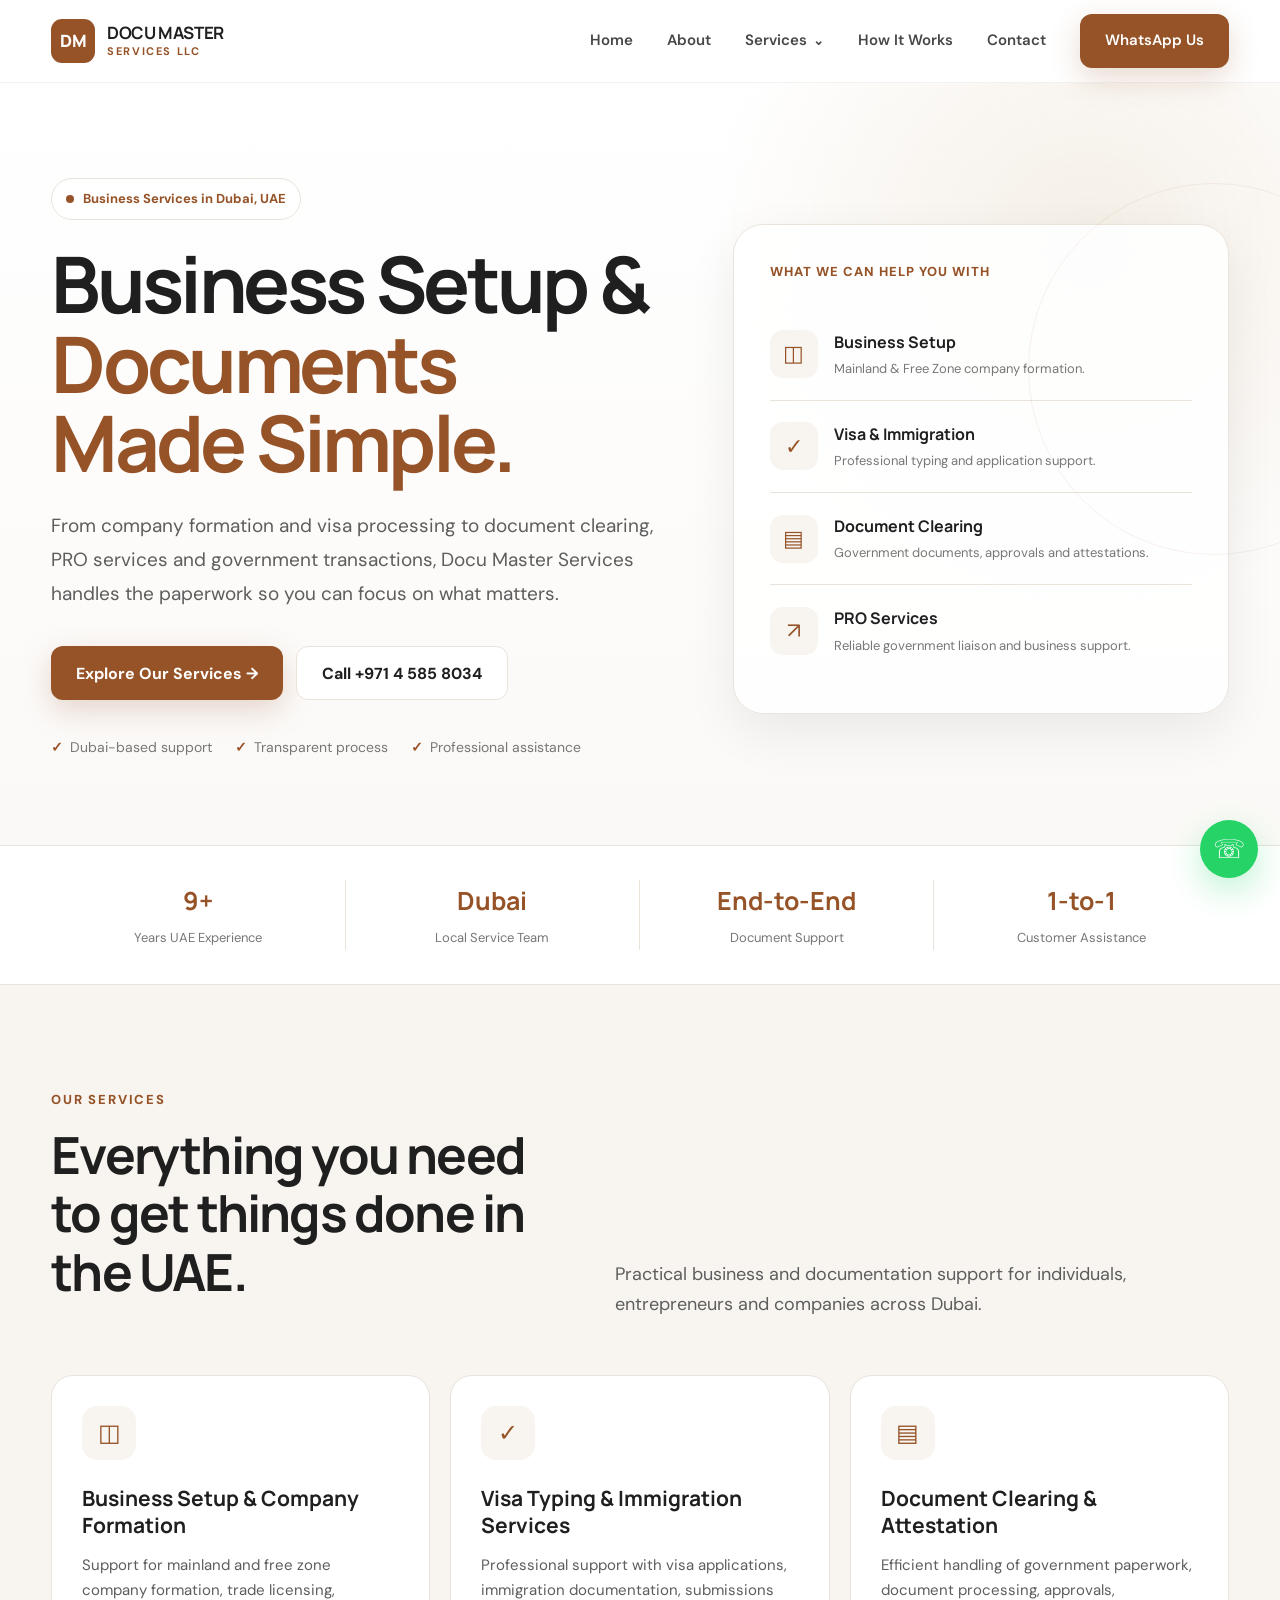
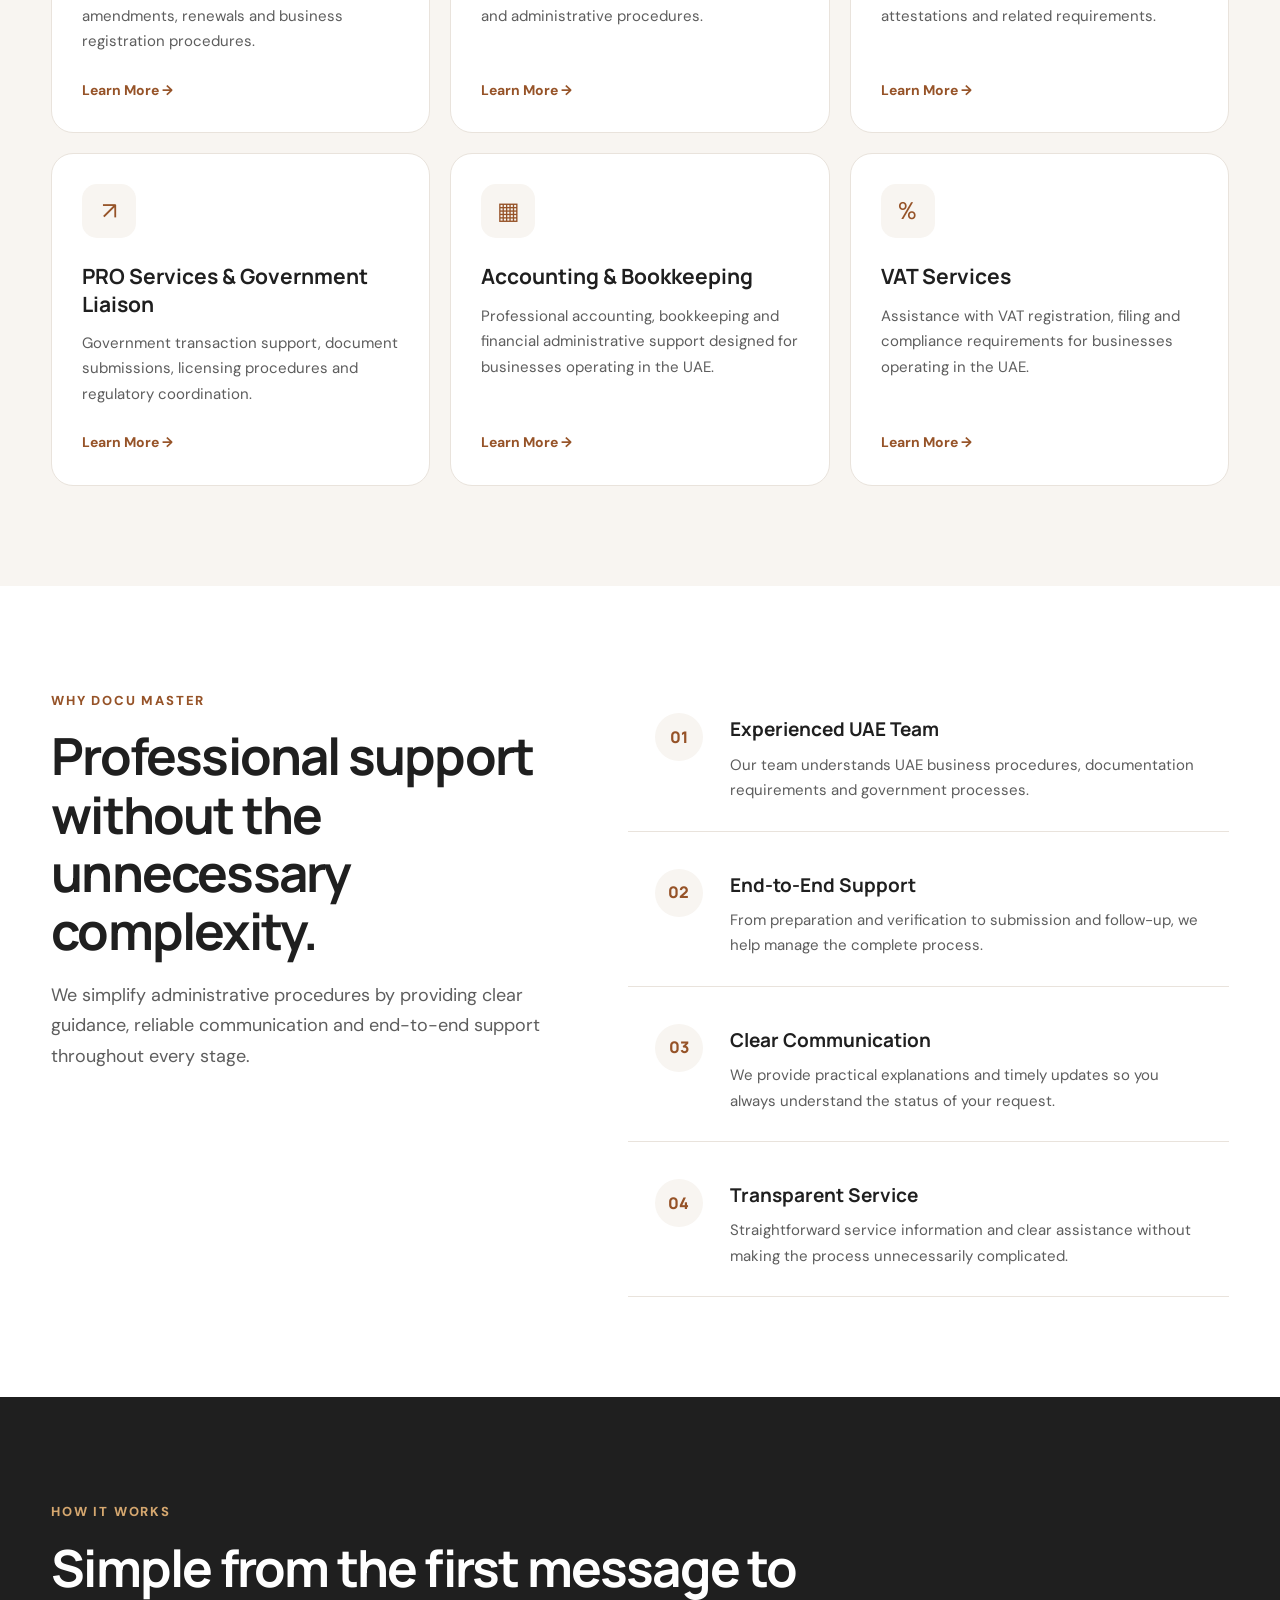
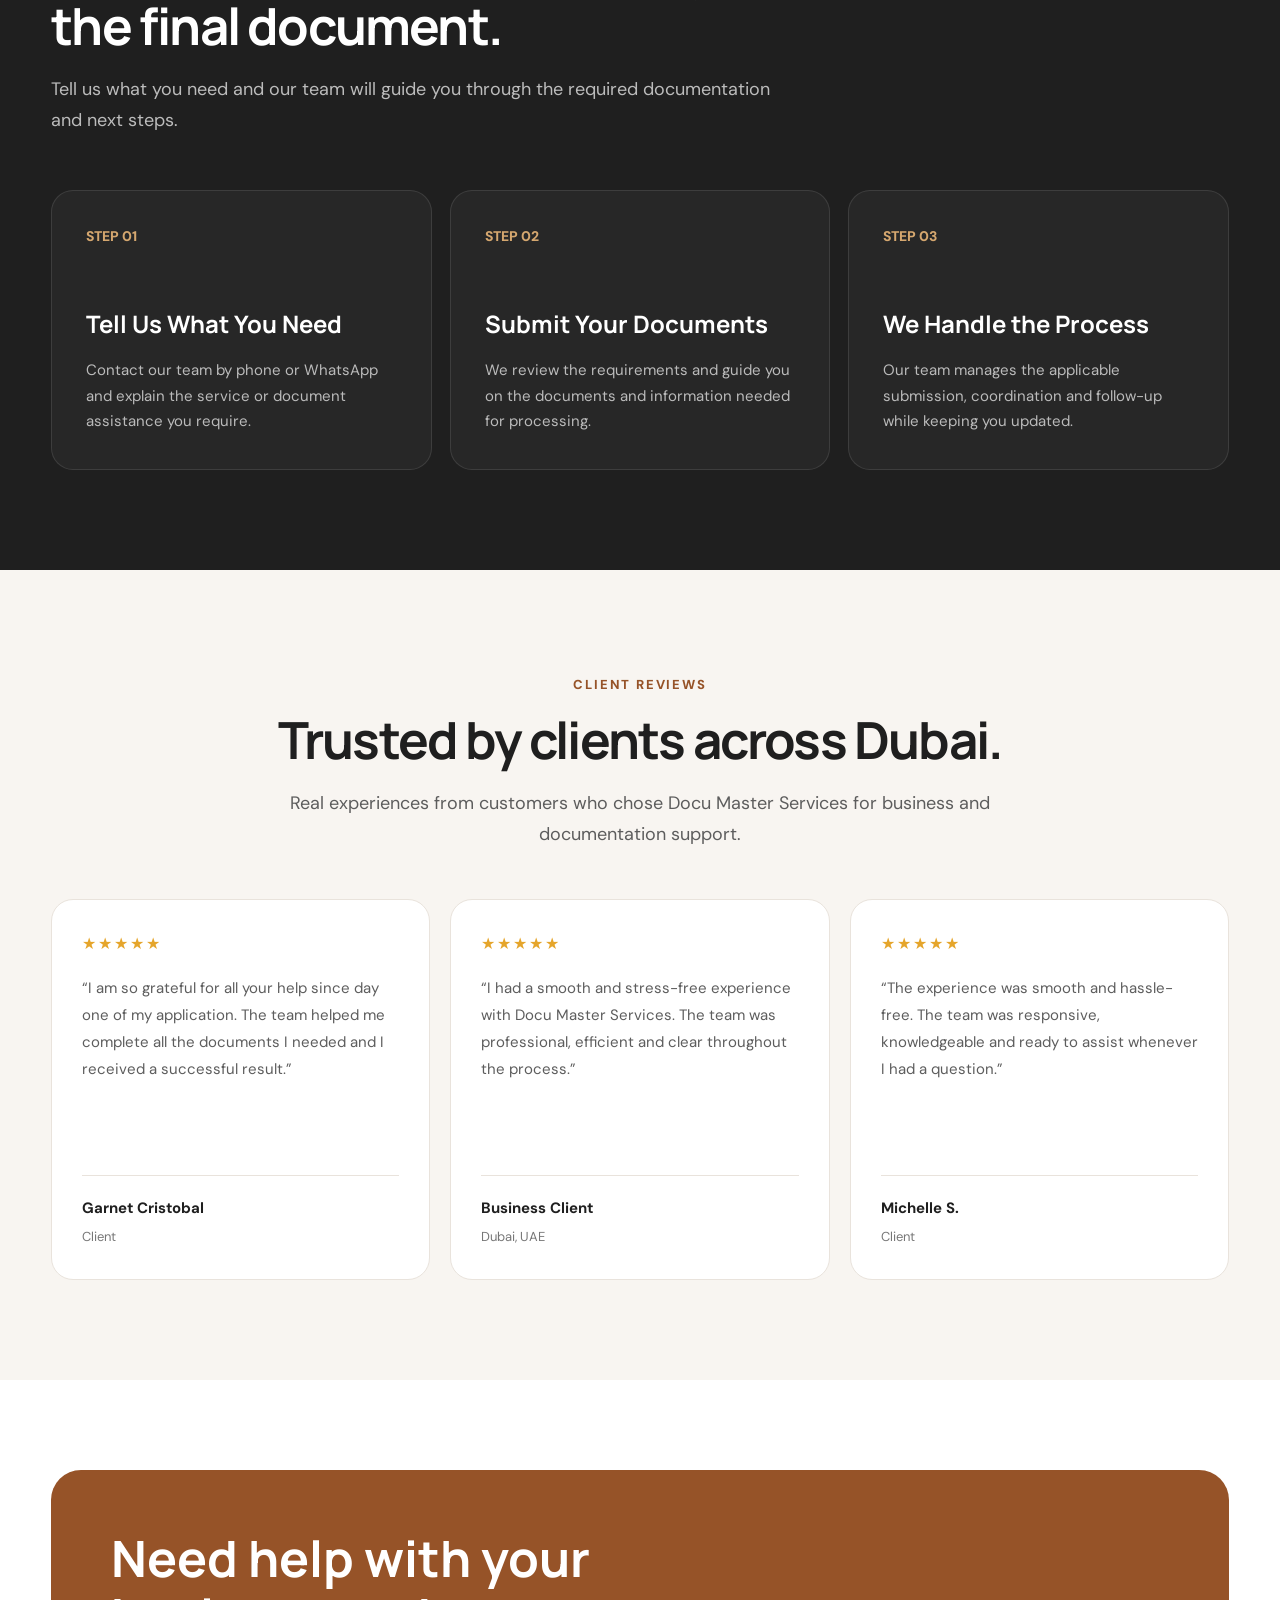
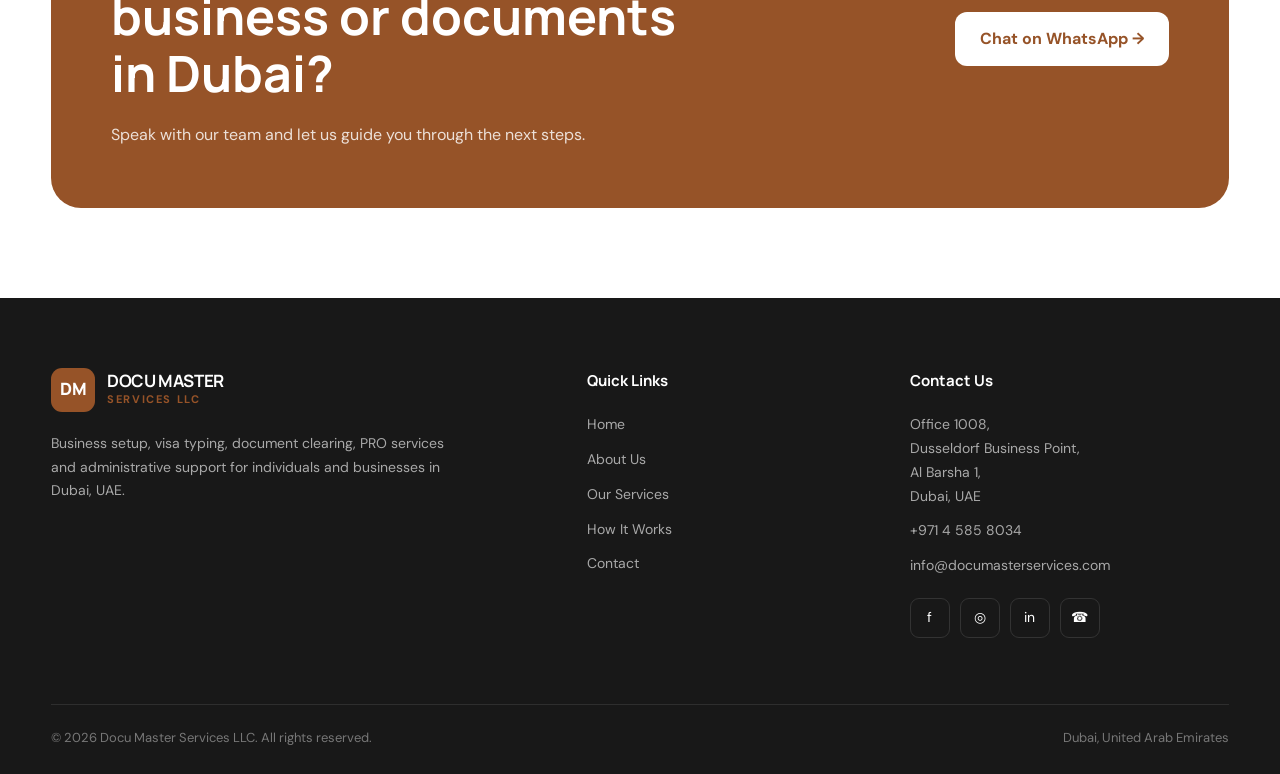
<file: index.html>
<!DOCTYPE html>
<html lang="en">

<head>
  <meta charset="UTF-8">

  <meta
    name="viewport"
    content="width=device-width, initial-scale=1.0"
  >

  <!-- =====================================
       PRIMARY SEO
  ====================================== -->

  <title>Document Clearing & Business Setup Services in Dubai | Docu Master</title>

  <meta
    name="description"
    content="Docu Master Services provides document clearing, business setup, visa processing, PRO services, accounting and government support in Dubai, UAE."
  >

  <meta
    name="robots"
    content="index, follow"
  >

  <link
    rel="canonical"
    href="https://documasterservices.com/"
  >


  <!-- =====================================
       OPEN GRAPH / SOCIAL SHARING
  ====================================== -->

  <meta
    property="og:title"
    content="Document Clearing & Business Setup Services in Dubai | Docu Master"
  >

  <meta
    property="og:description"
    content="Professional business setup, document clearing, visa, PRO and administrative services in Dubai, UAE."
  >

  <meta
    property="og:url"
    content="https://documasterservices.com/"
  >

  <meta
    property="og:type"
    content="website"
  >

  <meta
    property="og:site_name"
    content="Docu Master Services"
  >


  <!-- =====================================
       TWITTER / SOCIAL
  ====================================== -->

  <meta
    name="twitter:card"
    content="summary_large_image"
  >


  <!-- =====================================
       GOOGLE FONTS
  ====================================== -->

  <link
    rel="preconnect"
    href="https://fonts.googleapis.com"
  >

  <link
    rel="preconnect"
    href="https://fonts.gstatic.com"
    crossorigin
  >

  <link
    href="https://fonts.googleapis.com/css2?family=DM+Sans:wght@400;500;600;700&family=Manrope:wght@500;600;700;800&display=swap"
    rel="stylesheet"
  >


  <!-- =====================================
       MAIN CSS
  ====================================== -->

  <link
    rel="stylesheet"
    href="style.css"
  >
<script type="application/ld+json">
{
  "@context": "https://schema.org",
  "@type": "ProfessionalService",
  "@id": "https://documasterservices.com/#business",
  "name": "Docu Master Services LLC",
  "url": "https://documasterservices.com/",
  "telephone": "+97145858034",
  "description": "Docu Master Services LLC provides business setup, document clearing, visa typing, PRO and government services, accounting and tax support in Dubai, UAE.",
  "areaServed": [
    {
      "@type": "City",
      "name": "Dubai"
    },
    {
      "@type": "Country",
      "name": "United Arab Emirates"
    }
  ],
  "hasOfferCatalog": {
    "@type": "OfferCatalog",
    "name": "Docu Master Services",
    "itemListElement": [
      {
        "@type": "Offer",
        "itemOffered": {
          "@type": "Service",
          "name": "Business Setup & Company Formation",
          "url": "https://documasterservices.com/business-setup.html"
        }
      },
      {
        "@type": "Offer",
        "itemOffered": {
          "@type": "Service",
          "name": "PRO & Government Services",
          "url": "https://documasterservices.com/pro-services.html"
        }
      },
      {
        "@type": "Offer",
        "itemOffered": {
          "@type": "Service",
          "name": "Accounting & Tax Services",
          "url": "https://documasterservices.com/accounting-tax.html"
        }
      }
    ]
  }
}
</script>
</head>


<body>


  <!-- =====================================
       HEADER
  ====================================== -->

  <header>

    <div class="container nav">


      <!-- Brand -->

      <a
        href="#home"
        class="brand"
      >

        <div class="brand-icon">
          DM
        </div>

        <div class="brand-text">

          <strong>
            DOCU MASTER
          </strong>

          <span>
            SERVICES LLC
          </span>

        </div>

      </a>


      <!-- Navigation -->

      <nav
        class="nav-links"
        id="navLinks"
      >

        <a href="#home">
          Home
        </a>

        <a href="#about">
          About
        </a>


        <!-- Services Dropdown -->

        <div class="nav-dropdown">

          <button
            class="nav-dropdown-btn"
            type="button"
          >
            Services
            <span>⌄</span>
          </button>

          <div class="nav-dropdown-menu">

            <a href="business-setup.html">
              Business Setup & Company Formation
            </a>

            <a href="pro-services.html">
              PRO & Government Services
            </a>

            <a href="accounting-tax.html">
              Accounting & Tax Services
            </a>

          </div>

        </div>


        <a href="#process">
          How It Works
        </a>

        <a href="#contact">
          Contact
        </a>

        <a
          href="https://wa.me/97145858034"
          target="_blank"
          rel="noopener noreferrer"
          class="btn btn-primary nav-cta"
        >
          WhatsApp Us
        </a>

      </nav>


      <!-- Mobile Menu -->

      <button
        class="menu-btn"
        id="menuBtn"
        type="button"
        aria-label="Open navigation menu"
      >
        ☰
      </button>

    </div>

  </header>



  <!-- =====================================
       MAIN
  ====================================== -->

  <main>


    <!-- =====================================
         HERO
    ====================================== -->

    <section
      class="hero"
      id="home"
    >

      <div class="container hero-grid">


        <!-- Hero Content -->

        <div>

          <div class="hero-badge">

            <span class="badge-dot"></span>

            Business Services in Dubai, UAE

          </div>


          <h1>

            Business Setup &

            <span>
              Documents Made Simple.
            </span>

          </h1>


          <p class="hero-text">

            From company formation and visa processing to
            document clearing, PRO services and government
            transactions, Docu Master Services handles the
            paperwork so you can focus on what matters.

          </p>


          <!-- Hero Buttons -->

          <div class="hero-actions">

            <a
              href="#services"
              class="btn btn-primary"
            >
              Explore Our Services →
            </a>

            <a
              href="tel:+97145858034"
              class="btn btn-outline"
            >
              Call +971 4 585 8034
            </a>

          </div>


          <!-- Hero Notes -->

          <div class="hero-note">

            <span>
              Dubai-based support
            </span>

            <span>
              Transparent process
            </span>

            <span>
              Professional assistance
            </span>

          </div>

        </div>



        <!-- Hero Quick Services -->

        <div class="hero-card">

          <div class="hero-card-small">
            What We Can Help You With
          </div>


          <div class="quick-service">

            <div class="quick-icon">
              ◫
            </div>

            <div>

              <h3>
                Business Setup
              </h3>

              <p>
                Mainland & Free Zone company formation.
              </p>

            </div>

          </div>


          <div class="quick-service">

            <div class="quick-icon">
              ✓
            </div>

            <div>

              <h3>
                Visa & Immigration
              </h3>

              <p>
                Professional typing and application support.
              </p>

            </div>

          </div>


          <div class="quick-service">

            <div class="quick-icon">
              ▤
            </div>

            <div>

              <h3>
                Document Clearing
              </h3>

              <p>
                Government documents, approvals and attestations.
              </p>

            </div>

          </div>


          <div class="quick-service">

            <div class="quick-icon">
              ↗
            </div>

            <div>

              <h3>
                PRO Services
              </h3>

              <p>
                Reliable government liaison and business support.
              </p>

            </div>

          </div>

        </div>

      </div>

    </section>



    <!-- =====================================
         TRUST BAR
    ====================================== -->

    <div class="trust-bar">

      <div class="container trust-grid">


        <div class="trust-item">

          <strong>
            9+
          </strong>

          <span>
            Years UAE Experience
          </span>

        </div>


        <div class="trust-item">

          <strong>
            Dubai
          </strong>

          <span>
            Local Service Team
          </span>

        </div>


        <div class="trust-item">

          <strong>
            End-to-End
          </strong>

          <span>
            Document Support
          </span>

        </div>


        <div class="trust-item">

          <strong>
            1-to-1
          </strong>

          <span>
            Customer Assistance
          </span>

        </div>


      </div>

    </div>



    <!-- =====================================
         SERVICES
    ====================================== -->

    <section id="services">

      <div class="container">


        <!-- Services Heading -->

        <div class="services-top">

          <div>

            <span class="eyebrow">
              Our Services
            </span>

            <h2 class="section-title">

              Everything you need to get things done in the UAE.

            </h2>

          </div>


          <p class="section-copy">

            Practical business and documentation support
            for individuals, entrepreneurs and companies
            across Dubai.

          </p>

        </div>



        <!-- Service Cards -->

        <div class="services-grid">


          <!-- Service 1 -->

          <article class="service-card">

            <div class="service-icon">
              ◫
            </div>

            <h3>
              Business Setup & Company Formation
            </h3>

            <p>

              Support for mainland and free zone company
              formation, trade licensing, amendments,
              renewals and business registration procedures.

            </p>

            <a
              href="business-setup.html"
              class="service-link"
            >
              Learn More →
            </a>

          </article>



          <!-- Service 2 -->

          <article class="service-card">

            <div class="service-icon">
              ✓
            </div>

            <h3>
              Visa Typing & Immigration Services
            </h3>

            <p>

              Professional support with visa applications,
              immigration documentation, submissions and
              administrative procedures.

            </p>

            <a
              href="pro-services.html"
              class="service-link"
            >
              Learn More →
            </a>

          </article>



          <!-- Service 3 -->

          <article class="service-card">

            <div class="service-icon">
              ▤
            </div>

            <h3>
              Document Clearing & Attestation
            </h3>

            <p>

              Efficient handling of government paperwork,
              document processing, approvals, attestations
              and related requirements.

            </p>

            <a
              href="pro-services.html"
              class="service-link"
            >
              Learn More →
            </a>

          </article>



          <!-- Service 4 -->

          <article class="service-card">

            <div class="service-icon">
              ↗
            </div>

            <h3>
              PRO Services & Government Liaison
            </h3>

            <p>

              Government transaction support, document
              submissions, licensing procedures and
              regulatory coordination.

            </p>

            <a
              href="pro-services.html"
              class="service-link"
            >
              Learn More →
            </a>

          </article>



          <!-- Service 5 -->

          <article class="service-card">

            <div class="service-icon">
              ▦
            </div>

            <h3>
              Accounting & Bookkeeping
            </h3>

            <p>

              Professional accounting, bookkeeping and
              financial administrative support designed
              for businesses operating in the UAE.

            </p>

            <a
              href="accounting-tax.html"
              class="service-link"
            >
              Learn More →
            </a>

          </article>



          <!-- Service 6 -->

          <article class="service-card">

            <div class="service-icon">
              %
            </div>

            <h3>
              VAT Services
            </h3>

            <p>

              Assistance with VAT registration, filing
              and compliance requirements for businesses
              operating in the UAE.

            </p>

            <a
              href="accounting-tax.html"
              class="service-link"
            >
              Learn More →
            </a>

          </article>


        </div>

      </div>

    </section>



    <!-- =====================================
         ABOUT / WHY CHOOSE US
    ====================================== -->

    <section id="about">

      <div class="container why-grid">


        <!-- Left -->

        <div class="why-left">

          <span class="eyebrow">
            Why Docu Master
          </span>

          <h2 class="section-title">

            Professional support without the unnecessary complexity.

          </h2>

          <p class="section-copy">

            We simplify administrative procedures by providing
            clear guidance, reliable communication and
            end-to-end support throughout every stage.

          </p>

        </div>



        <!-- Right -->

        <div class="why-list">


          <div class="why-card">

            <div class="why-number">
              01
            </div>

            <div>

              <h3>
                Experienced UAE Team
              </h3>

              <p>

                Our team understands UAE business procedures,
                documentation requirements and government
                processes.

              </p>

            </div>

          </div>



          <div class="why-card">

            <div class="why-number">
              02
            </div>

            <div>

              <h3>
                End-to-End Support
              </h3>

              <p>

                From preparation and verification to submission
                and follow-up, we help manage the complete process.

              </p>

            </div>

          </div>



          <div class="why-card">

            <div class="why-number">
              03
            </div>

            <div>

              <h3>
                Clear Communication
              </h3>

              <p>

                We provide practical explanations and timely
                updates so you always understand the status
                of your request.

              </p>

            </div>

          </div>



          <div class="why-card">

            <div class="why-number">
              04
            </div>

            <div>

              <h3>
                Transparent Service
              </h3>

              <p>

                Straightforward service information and
                clear assistance without making the process
                unnecessarily complicated.

              </p>

            </div>

          </div>


        </div>

      </div>

    </section>



    <!-- =====================================
         PROCESS
    ====================================== -->

    <section
      class="process"
      id="process"
    >

      <div class="container">


        <span class="eyebrow">
          How It Works
        </span>


        <h2 class="section-title">

          Simple from the first message to the final document.

        </h2>


        <p class="section-copy">

          Tell us what you need and our team will guide you
          through the required documentation and next steps.

        </p>



        <div class="process-grid">


          <!-- Step 1 -->

          <div class="process-card">

            <div class="process-step">
              STEP 01
            </div>

            <h3>
              Tell Us What You Need
            </h3>

            <p>

              Contact our team by phone or WhatsApp and
              explain the service or document assistance
              you require.

            </p>

          </div>



          <!-- Step 2 -->

          <div class="process-card">

            <div class="process-step">
              STEP 02
            </div>

            <h3>
              Submit Your Documents
            </h3>

            <p>

              We review the requirements and guide you on
              the documents and information needed for
              processing.

            </p>

          </div>



          <!-- Step 3 -->

          <div class="process-card">

            <div class="process-step">
              STEP 03
            </div>

            <h3>
              We Handle the Process
            </h3>

            <p>

              Our team manages the applicable submission,
              coordination and follow-up while keeping
              you updated.

            </p>

          </div>


        </div>

      </div>

    </section>



    <!-- =====================================
         REVIEWS
    ====================================== -->

    <section class="reviews">

      <div class="container">


        <div class="reviews-head">

          <span class="eyebrow">
            Client Reviews
          </span>

          <h2 class="section-title">

            Trusted by clients across Dubai.

          </h2>

          <p class="section-copy">

            Real experiences from customers who chose
            Docu Master Services for business and
            documentation support.

          </p>

        </div>



        <div class="reviews-grid">


          <!-- Review 1 -->

          <article class="review-card">

            <div class="stars">
              ★★★★★
            </div>

            <blockquote>

              “I am so grateful for all your help since day
              one of my application. The team helped me
              complete all the documents I needed and I
              received a successful result.”

            </blockquote>

            <div class="review-person">

              <strong>
                Garnet Cristobal
              </strong>

              <span>
                Client
              </span>

            </div>

          </article>



          <!-- Review 2 -->

          <article class="review-card">

            <div class="stars">
              ★★★★★
            </div>

            <blockquote>

              “I had a smooth and stress-free experience
              with Docu Master Services. The team was
              professional, efficient and clear throughout
              the process.”

            </blockquote>

            <div class="review-person">

              <strong>
                Business Client
              </strong>

              <span>
                Dubai, UAE
              </span>

            </div>

          </article>



          <!-- Review 3 -->

          <article class="review-card">

            <div class="stars">
              ★★★★★
            </div>

            <blockquote>

              “The experience was smooth and hassle-free.
              The team was responsive, knowledgeable and
              ready to assist whenever I had a question.”

            </blockquote>

            <div class="review-person">

              <strong>
                Michelle S.
              </strong>

              <span>
                Client
              </span>

            </div>

          </article>


        </div>

      </div>

    </section>



    <!-- =====================================
         CALL TO ACTION / CONTACT
    ====================================== -->

    <section
      class="cta-section"
      id="contact"
    >

      <div class="container">

        <div class="cta-box">


          <div>

            <h2>

              Need help with your business or documents in Dubai?

            </h2>

            <p>

              Speak with our team and let us guide you
              through the next steps.

            </p>

          </div>



          <div class="cta-actions">

            <a
              href="https://wa.me/97145858034"
              target="_blank"
              rel="noopener noreferrer"
              class="btn btn-white"
            >
              Chat on WhatsApp →
            </a>

          </div>


        </div>

      </div>

    </section>


  </main>



  <!-- =====================================
       FOOTER
  ====================================== -->

  <footer>

    <div class="container">


      <div class="footer-grid">


        <!-- Footer Brand -->

        <div>

          <a
            href="#home"
            class="brand"
          >

            <div class="brand-icon">
              DM
            </div>

            <div class="brand-text">

              <strong>
                DOCU MASTER
              </strong>

              <span>
                SERVICES LLC
              </span>

            </div>

          </a>


          <p class="footer-description">

            Business setup, visa typing, document clearing,
            PRO services and administrative support for
            individuals and businesses in Dubai, UAE.

          </p>

        </div>



        <!-- Quick Links -->

        <div class="footer-col">

          <h4>
            Quick Links
          </h4>

          <a href="#home">
            Home
          </a>

          <a href="#about">
            About Us
          </a>

          <a href="#services">
            Our Services
          </a>

          <a href="#process">
            How It Works
          </a>

          <a href="#contact">
            Contact
          </a>

        </div>



        <!-- Contact -->

        <div class="footer-col">

          <h4>
            Contact Us
          </h4>


          <p>

            Office 1008,<br>
            Dusseldorf Business Point,<br>
            Al Barsha 1,<br>
            Dubai, UAE

          </p>


          <a href="tel:+97145858034">
            +971 4 585 8034
          </a>


          <a href="mailto:info@documasterservices.com">
            info@documasterservices.com
          </a>



          <!-- Social Icons -->

          <div class="socials">

            <a
              href="#"
              aria-label="Facebook"
            >
              f
            </a>

            <a
              href="#"
              aria-label="Instagram"
            >
              ◎
            </a>

            <a
              href="#"
              aria-label="LinkedIn"
            >
              in
            </a>

            <a
              href="https://wa.me/97145858034"
              target="_blank"
              rel="noopener noreferrer"
              aria-label="WhatsApp"
            >
              ☎
            </a>

          </div>

        </div>


      </div>



      <!-- Footer Bottom -->

      <div class="footer-bottom">

        <div>

          ©
          <span id="year"></span>
          Docu Master Services LLC.
          All rights reserved.

        </div>

        <div>
          Dubai, United Arab Emirates
        </div>

      </div>


    </div>

  </footer>



  <!-- =====================================
       FLOATING WHATSAPP
  ====================================== -->

  <a
    href="https://wa.me/97145858034"
    target="_blank"
    rel="noopener noreferrer"
    class="whatsapp-float"
    aria-label="Chat with Docu Master Services on WhatsApp"
  >
    ☏
  </a>



  <!-- =====================================
       JAVASCRIPT
  ====================================== -->

  <script>

    /* Current Year */

    document.getElementById("year").textContent =
      new Date().getFullYear();


    /* Mobile Menu */

    const menuBtn =
      document.getElementById("menuBtn");

    const navLinks =
      document.getElementById("navLinks");


    menuBtn.addEventListener("click", function () {

      navLinks.classList.toggle("active");

    });


    /* Close mobile menu after clicking link */

    document
      .querySelectorAll(".nav-links a")
      .forEach(function (link) {

        link.addEventListener("click", function () {

          navLinks.classList.remove("active");

        });

      });

  </script>


</body>

</html>
</file>
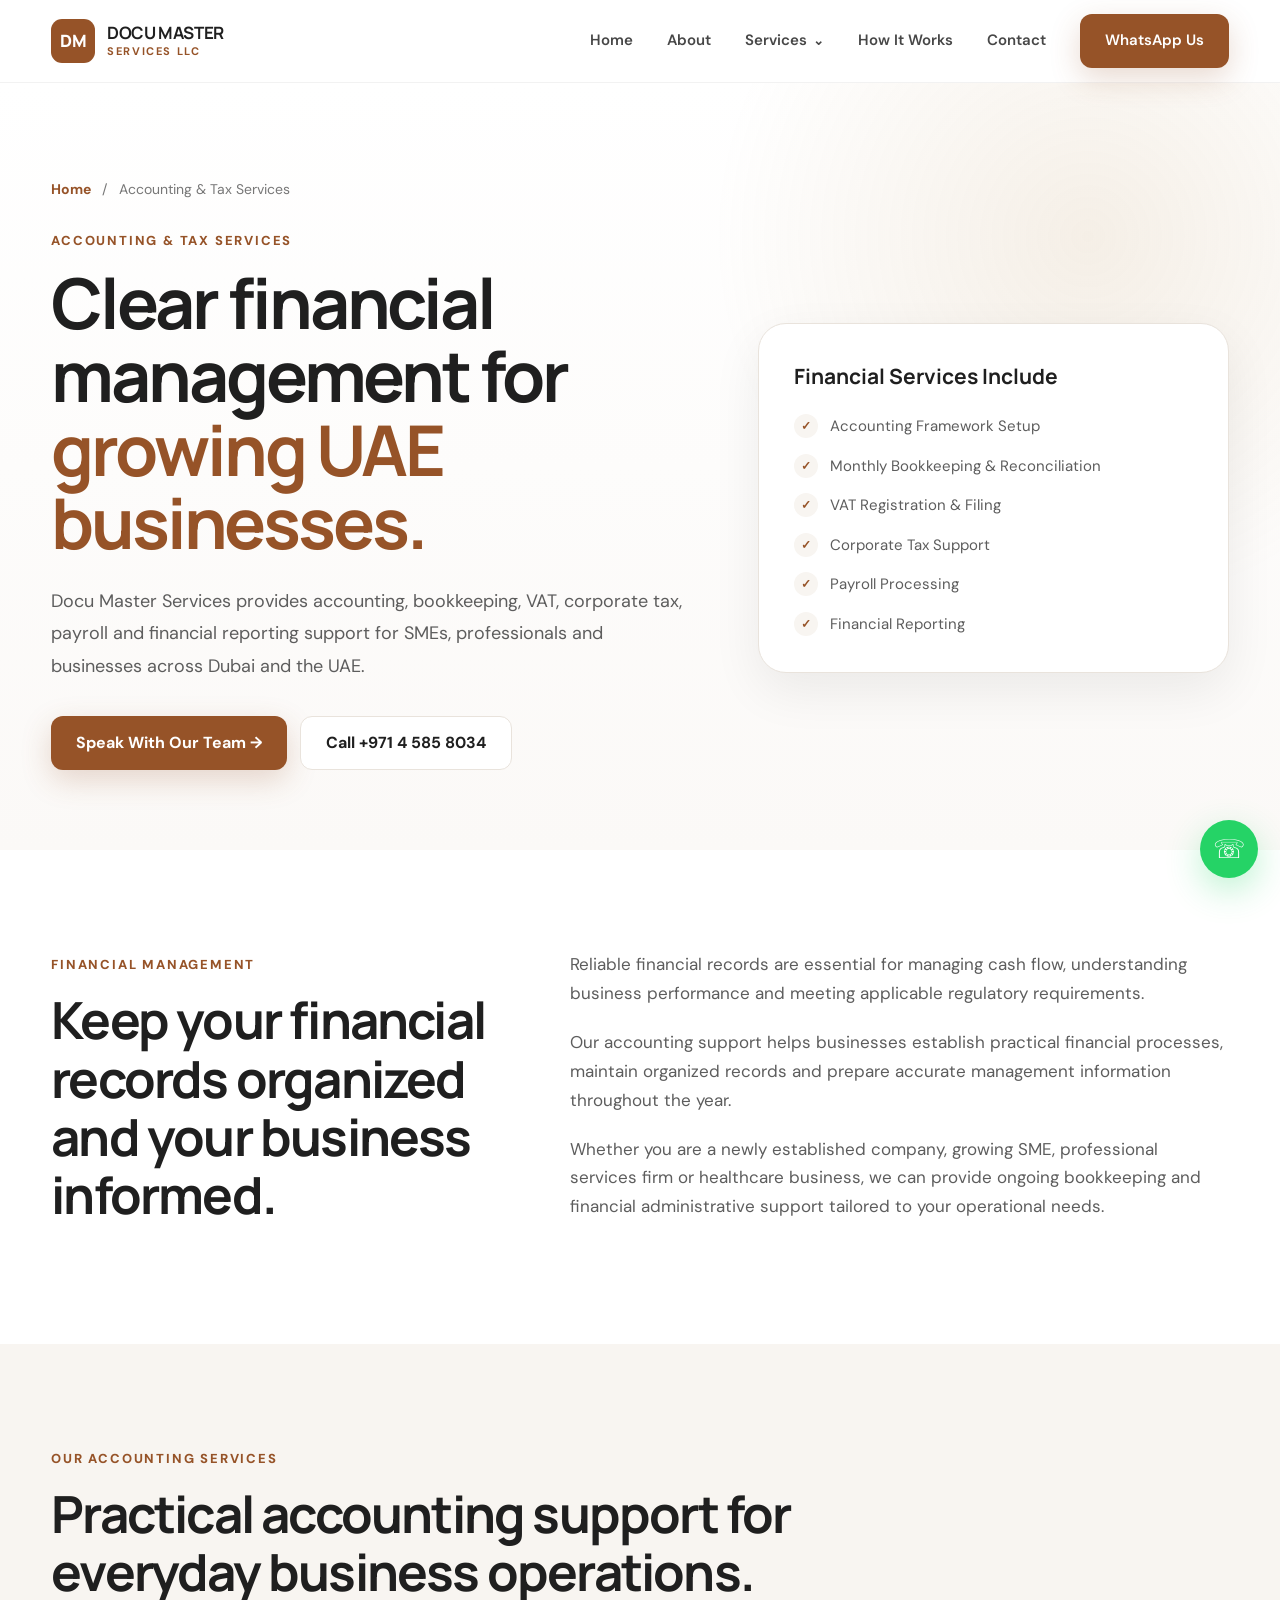
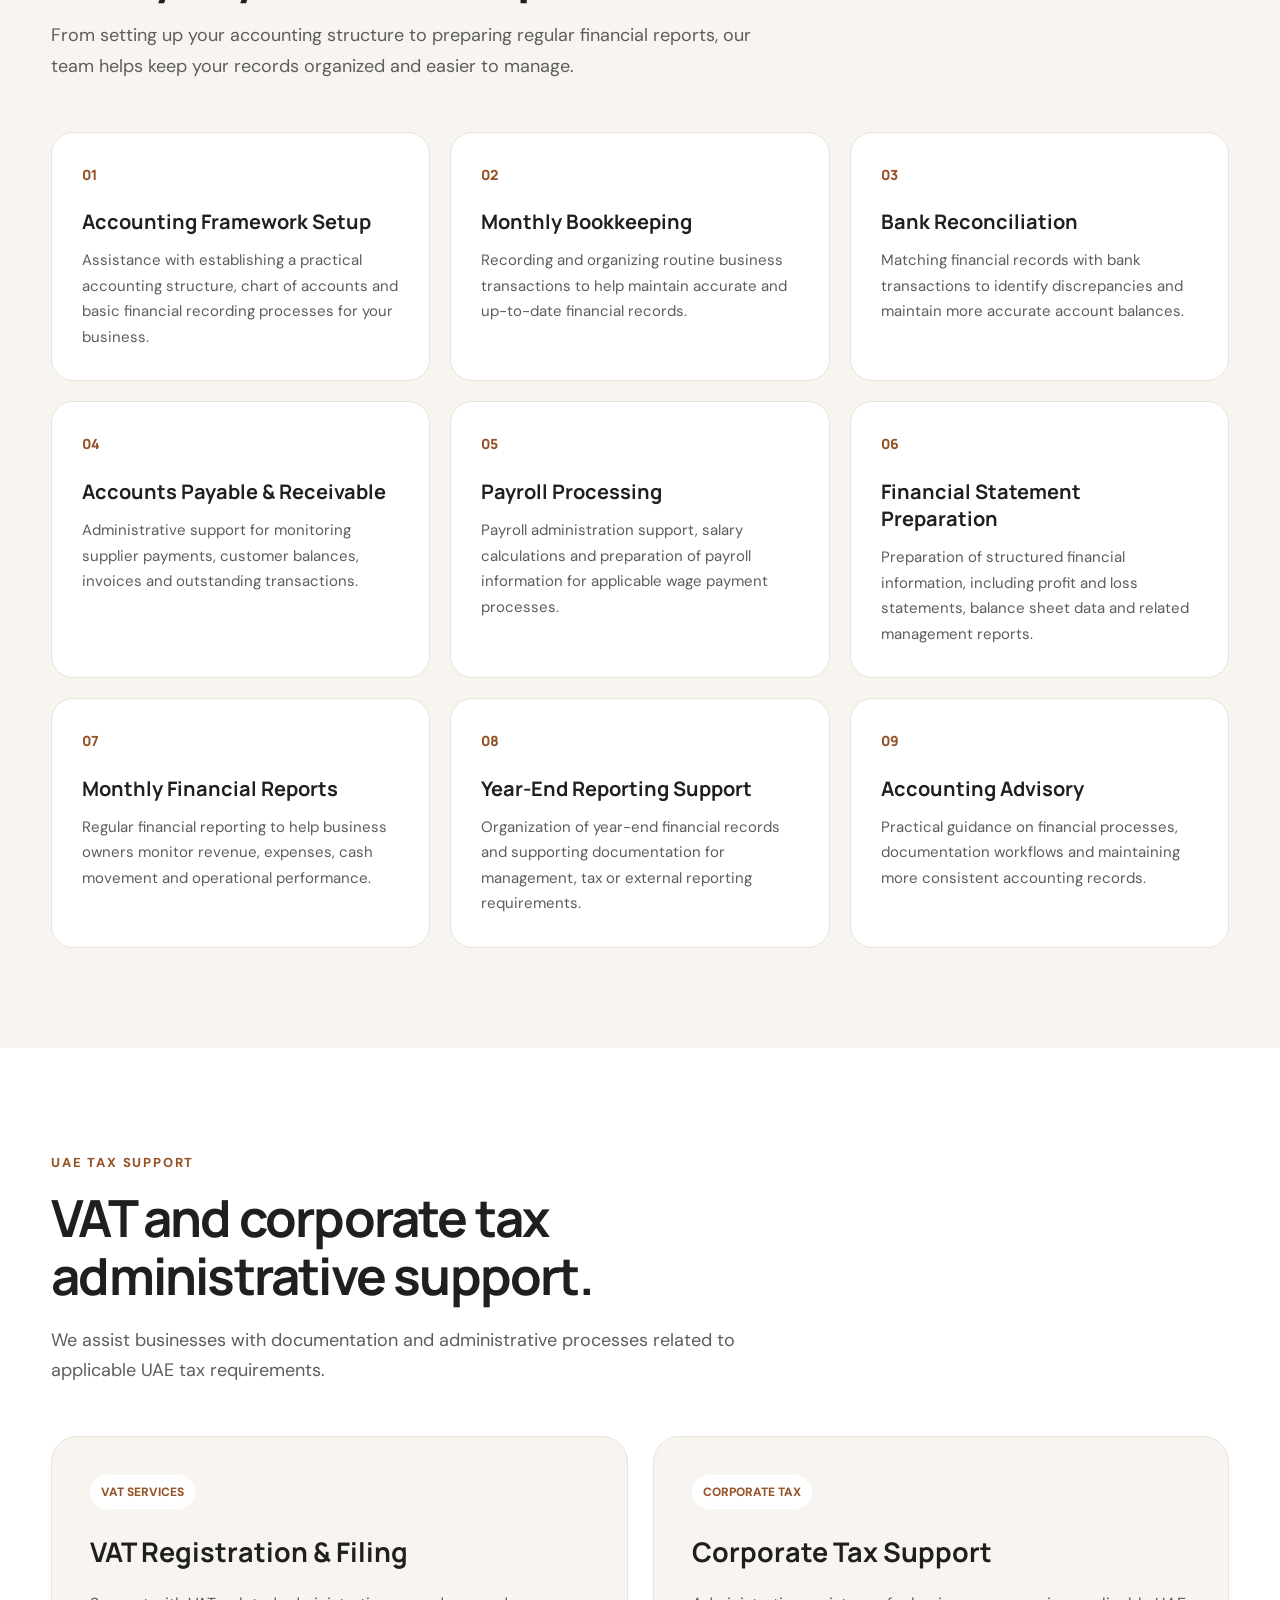
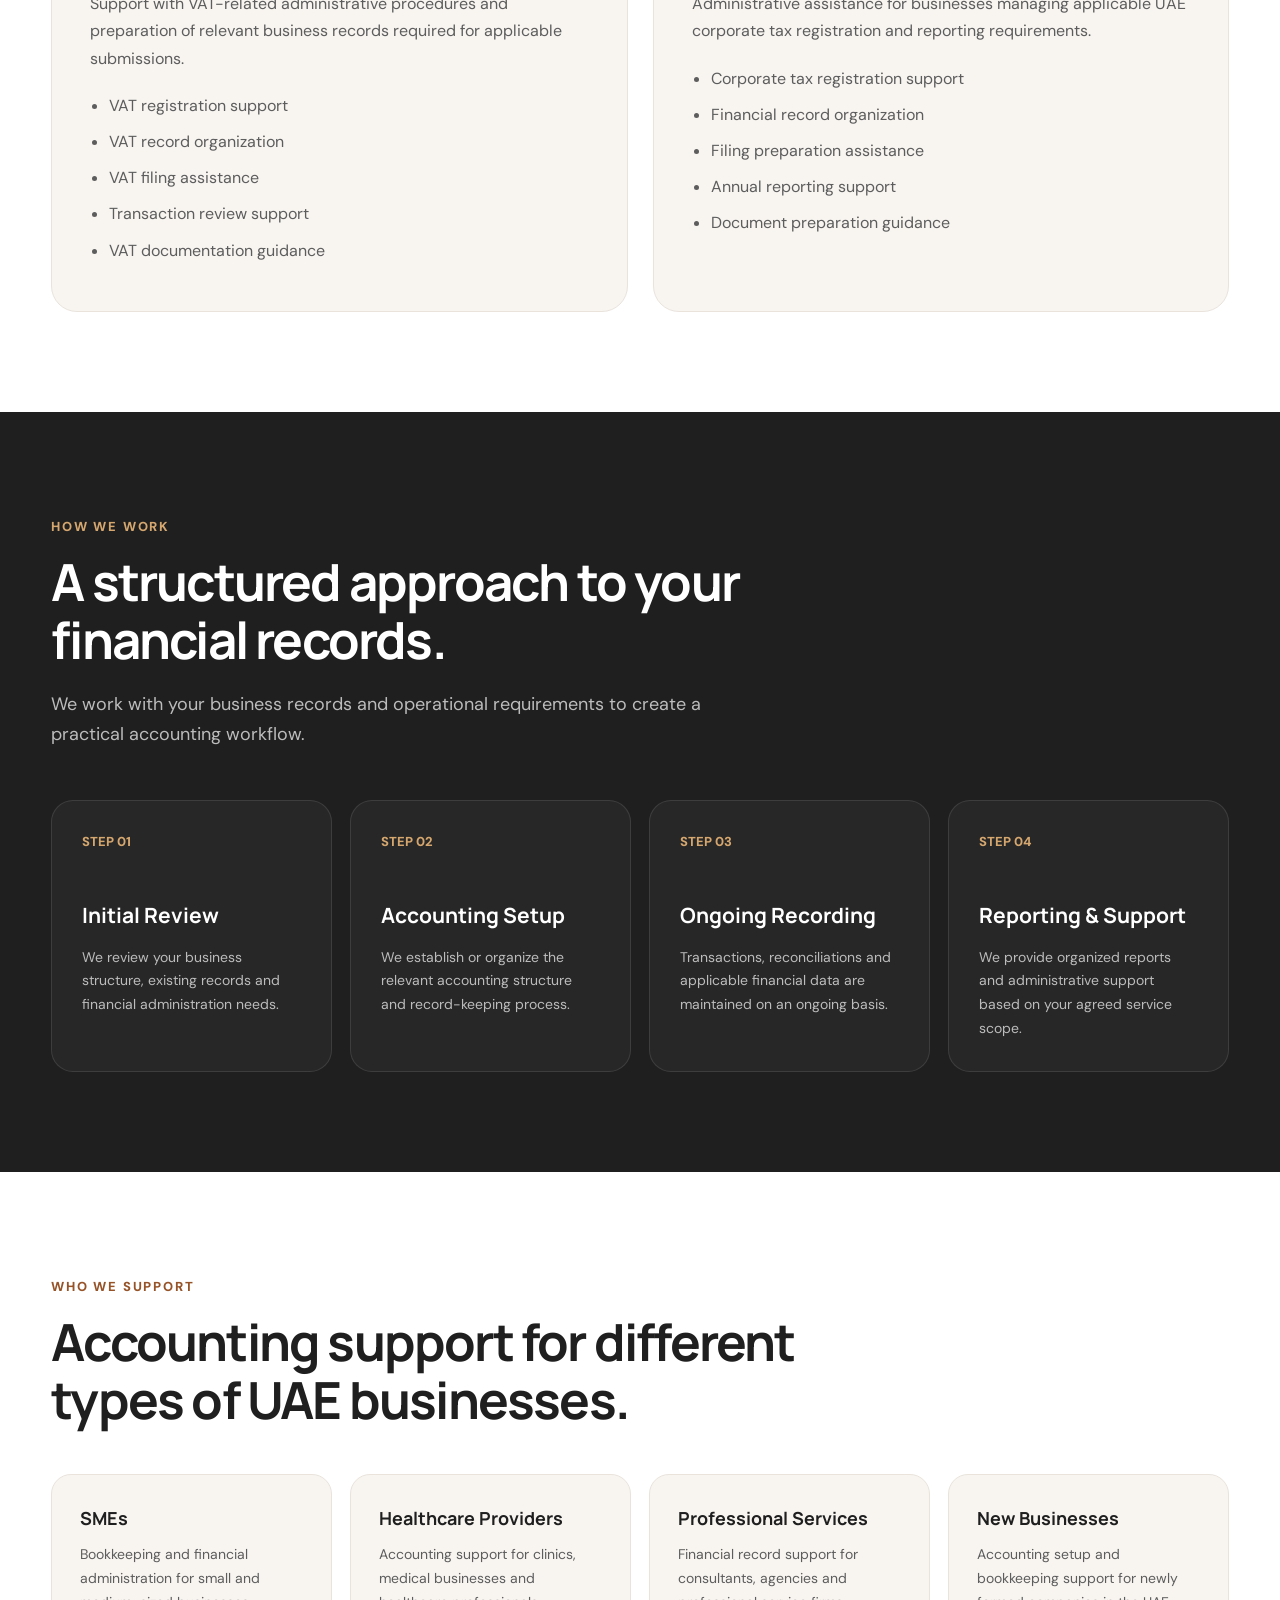
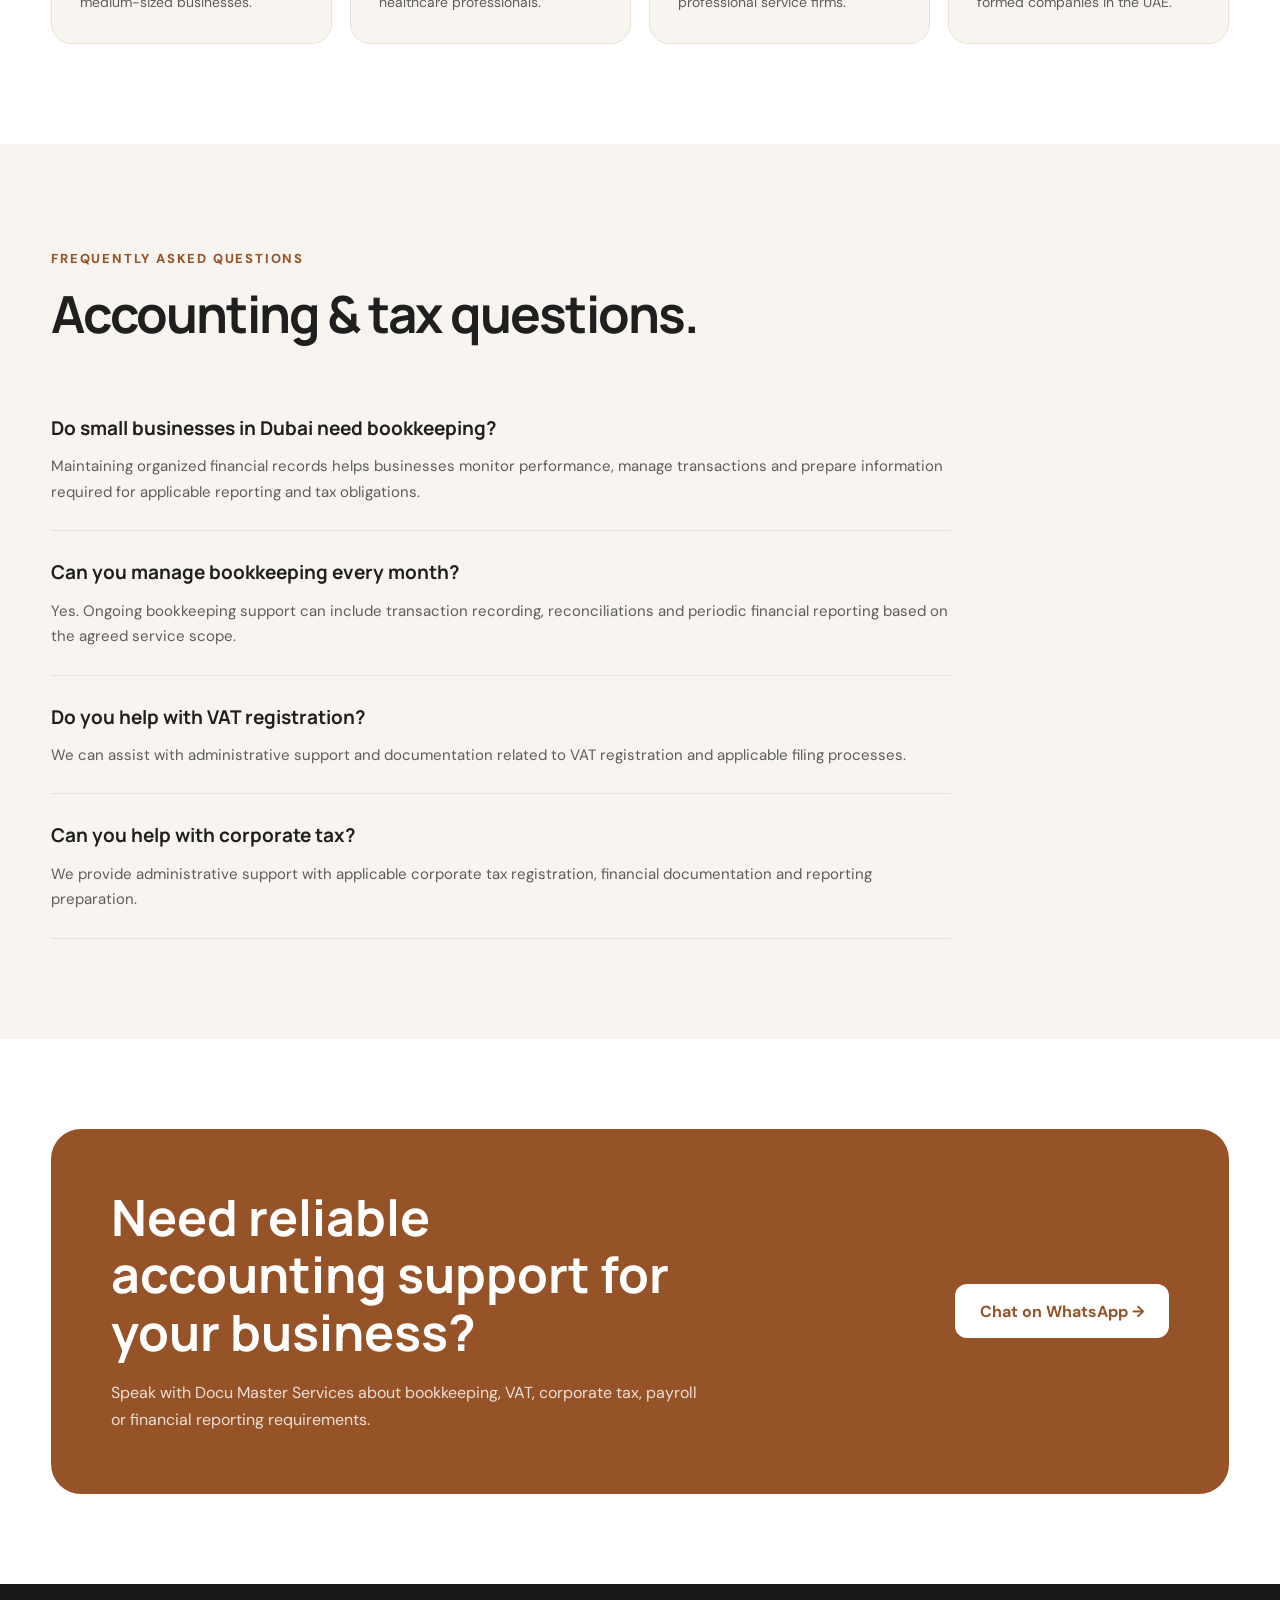
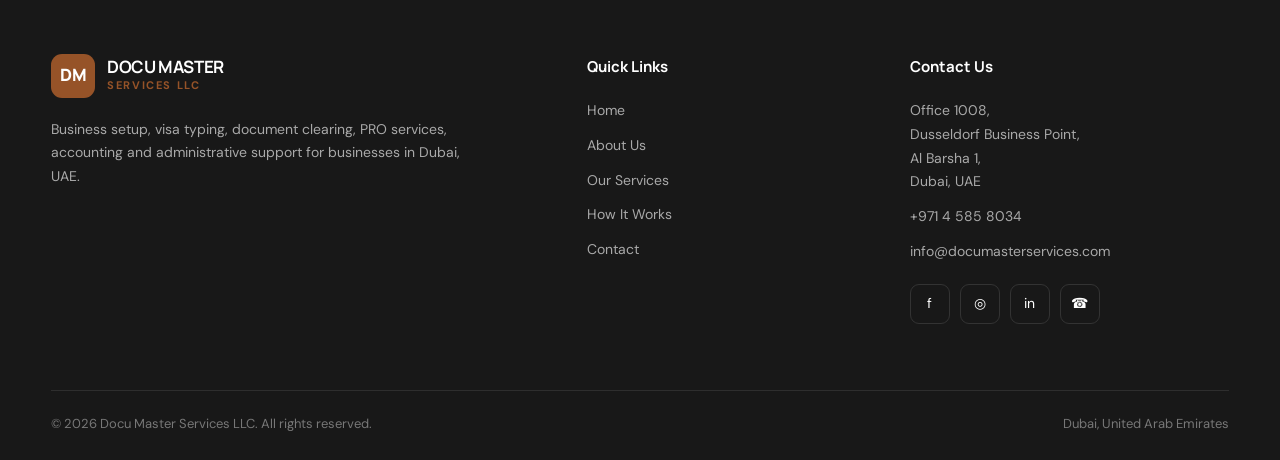
<file: accounting-tax.html>
<!DOCTYPE html>
<html lang="en">

<head>
  <meta charset="UTF-8">

  <meta
    name="viewport"
    content="width=device-width, initial-scale=1.0"
  >

  <!-- PRIMARY SEO -->

  <title>Accounting & Tax Services in Dubai | Docu Master</title>

  <meta
    name="description"
    content="Professional accounting and tax services in Dubai, including bookkeeping, VAT registration, corporate tax support, payroll and financial reporting."
  >

  <meta
    name="robots"
    content="index, follow"
  >

  <meta
    name="author"
    content="Docu Master Services LLC"
  >

  <link
    rel="canonical"
    href="https://documasterservices.com/accounting-tax.html"
  >


  <!-- OPEN GRAPH -->

  <meta
    property="og:title"
    content="Accounting & Tax Services in Dubai | Docu Master"
  >

  <meta
    property="og:description"
    content="Accounting, bookkeeping, VAT, corporate tax, payroll and financial reporting support for UAE businesses."
  >

  <meta
    property="og:url"
    content="https://documasterservices.com/accounting-tax.html"
  >

  <meta
    property="og:type"
    content="website"
  >

  <meta
    property="og:site_name"
    content="Docu Master Services"
  >


  <!-- SOCIAL -->

  <meta
    name="twitter:card"
    content="summary_large_image"
  >


  <!-- GOOGLE FONTS -->

  <link
    rel="preconnect"
    href="https://fonts.googleapis.com"
  >

  <link
    rel="preconnect"
    href="https://fonts.gstatic.com"
    crossorigin
  >

  <link
    href="https://fonts.googleapis.com/css2?family=DM+Sans:wght@400;500;600;700&family=Manrope:wght@500;600;700;800&display=swap"
    rel="stylesheet"
  >


  <!-- MAIN CSS -->

  <link
    rel="stylesheet"
    href="style.css"
  >


  <!-- PAGE SPECIFIC CSS -->

  <style>

    .inner-hero {
      padding: 95px 0 80px;

      background:
        radial-gradient(
          circle at 85% 20%,
          rgba(183, 139, 77, 0.13),
          transparent 30%
        ),
        linear-gradient(
          180deg,
          #ffffff 0%,
          #fbf9f7 100%
        );
    }

    .breadcrumb {
      margin-bottom: 24px;
      color: var(--light-text);
      font-size: 14px;
    }

    .breadcrumb a {
      color: var(--primary);
      font-weight: 700;
    }

    .inner-hero-grid {
      display: grid;
      grid-template-columns: 1.15fr 0.85fr;
      gap: 70px;
      align-items: center;
    }

    .inner-hero h1 {
      max-width: 830px;
      font-family: "Manrope", sans-serif;
      font-size: clamp(44px, 5.7vw, 70px);
      line-height: 1.05;
      letter-spacing: -3px;
    }

    .inner-hero h1 span {
      color: var(--primary);
    }

    .inner-hero-text {
      max-width: 760px;
      margin-top: 25px;
      color: var(--text);
      font-size: 18px;
      line-height: 1.8;
    }

    .inner-hero-actions {
      display: flex;
      flex-wrap: wrap;
      gap: 13px;
      margin-top: 34px;
    }

    .service-summary-card {
      padding: 35px;
      border: 1px solid var(--border);
      border-radius: 28px;
      background: var(--white);
      box-shadow: var(--shadow);
    }

    .service-summary-card h3 {
      margin-bottom: 20px;
      font-family: "Manrope", sans-serif;
      font-size: 21px;
    }

    .summary-list {
      display: grid;
      gap: 14px;
    }

    .summary-item {
      display: flex;
      align-items: flex-start;
      gap: 12px;
      color: var(--text);
      font-size: 15px;
    }

    .summary-check {
      flex: 0 0 24px;
      width: 24px;
      height: 24px;
      display: grid;
      place-items: center;
      border-radius: 50%;
      background: var(--cream);
      color: var(--primary);
      font-size: 12px;
      font-weight: 800;
    }


    /* INTRO */

    .service-intro {
      background: var(--white);
    }

    .intro-grid {
      display: grid;
      grid-template-columns: 0.8fr 1.2fr;
      gap: 80px;
      align-items: start;
    }

    .intro-left {
      position: sticky;
      top: 120px;
    }

    .intro-content p {
      margin-bottom: 20px;
      color: var(--text);
      font-size: 17px;
    }


    /* ACCOUNTING SERVICES */

    .accounting-services {
      background: var(--cream);
    }

    .accounting-grid {
      display: grid;
      grid-template-columns: repeat(3, 1fr);
      gap: 20px;
      margin-top: 50px;
    }

    .accounting-card {
      padding: 30px;
      border: 1px solid var(--border);
      border-radius: var(--radius);
      background: var(--white);

      transition:
        transform 0.3s ease,
        box-shadow 0.3s ease;
    }

    .accounting-card:hover {
      transform: translateY(-6px);
      box-shadow: var(--shadow);
    }

    .accounting-number {
      margin-bottom: 22px;
      color: var(--primary);
      font-family: "Manrope", sans-serif;
      font-size: 14px;
      font-weight: 800;
    }

    .accounting-card h3 {
      margin-bottom: 13px;
      font-family: "Manrope", sans-serif;
      font-size: 20px;
      line-height: 1.35;
    }

    .accounting-card p {
      color: var(--text);
      font-size: 15px;
    }


    /* TAX SECTION */

    .tax-section {
      background: var(--white);
    }

    .tax-grid {
      display: grid;
      grid-template-columns: 1fr 1fr;
      gap: 25px;
      margin-top: 50px;
    }

    .tax-card {
      padding: 38px;
      border: 1px solid var(--border);
      border-radius: 26px;
      background: var(--cream);
    }

    .tax-label {
      display: inline-block;
      margin-bottom: 20px;
      padding: 7px 11px;
      border-radius: 999px;
      background: var(--white);
      color: var(--primary);
      font-size: 12px;
      font-weight: 800;
    }

    .tax-card h3 {
      margin-bottom: 15px;
      font-family: "Manrope", sans-serif;
      font-size: 27px;
    }

    .tax-card p {
      margin-bottom: 20px;
      color: var(--text);
    }

    .tax-card ul {
      padding-left: 19px;
      color: var(--text);
    }

    .tax-card li {
      margin-bottom: 9px;
    }


    /* PROCESS */

    .accounting-process {
      background: var(--dark);
      color: var(--white);
    }

    .accounting-process .eyebrow {
      color: #d5a76f;
    }

    .accounting-process .section-copy {
      color: #bcbcbc;
    }

    .accounting-process-grid {
      display: grid;
      grid-template-columns: repeat(4, 1fr);
      gap: 18px;
      margin-top: 50px;
    }

    .accounting-process-card {
      padding: 30px;
      border: 1px solid rgba(255, 255, 255, 0.1);
      border-radius: var(--radius);
      background: rgba(255, 255, 255, 0.04);
    }

    .accounting-process-card span {
      display: block;
      margin-bottom: 45px;
      color: #d5a76f;
      font-size: 13px;
      font-weight: 800;
    }

    .accounting-process-card h3 {
      margin-bottom: 12px;
      font-family: "Manrope", sans-serif;
      font-size: 21px;
    }

    .accounting-process-card p {
      color: #bcbcbc;
      font-size: 14px;
    }


    /* CLIENTS */

    .clients-section {
      background: var(--white);
    }

    .clients-grid {
      display: grid;
      grid-template-columns: repeat(4, 1fr);
      gap: 18px;
      margin-top: 45px;
    }

    .client-card {
      padding: 28px;
      border: 1px solid var(--border);
      border-radius: 20px;
      background: var(--cream);
    }

    .client-card h3 {
      margin-bottom: 10px;
      font-family: "Manrope", sans-serif;
      font-size: 18px;
    }

    .client-card p {
      color: var(--text);
      font-size: 14px;
    }


    /* FAQ */

    .faq-section {
      background: var(--cream);
    }

    .faq-list {
      max-width: 900px;
      margin-top: 45px;
    }

    .faq-item {
      padding: 25px 0;
      border-bottom: 1px solid var(--border);
    }

    .faq-item h3 {
      margin-bottom: 10px;
      font-family: "Manrope", sans-serif;
      font-size: 19px;
    }

    .faq-item p {
      color: var(--text);
      font-size: 15px;
    }


    /* RESPONSIVE */

    @media (max-width: 980px) {

      .inner-hero-grid,
      .intro-grid {
        grid-template-columns: 1fr;
      }

      .intro-left {
        position: static;
      }

      .accounting-grid {
        grid-template-columns: repeat(2, 1fr);
      }

      .accounting-process-grid,
      .clients-grid {
        grid-template-columns: repeat(2, 1fr);
      }

    }

    @media (max-width: 650px) {

      .inner-hero {
        padding: 60px 0;
      }

      .inner-hero h1 {
        font-size: 44px;
        letter-spacing: -2px;
      }

      .inner-hero-actions {
        flex-direction: column;
      }

      .inner-hero-actions .btn {
        width: 100%;
      }

      .accounting-grid,
      .tax-grid,
      .accounting-process-grid,
      .clients-grid {
        grid-template-columns: 1fr;
      }

    }

  </style>
<!-- Accounting & Tax Services Structured Data -->
<script type="application/ld+json">
{
  "@context": "https://schema.org",
  "@type": "Service",
  "@id": "https://documasterservices.com/accounting-tax.html#service",
  "name": "Accounting & Tax Services",
  "url": "https://documasterservices.com/accounting-tax.html",
  "description": "Professional accounting and tax services in Dubai and the UAE, including bookkeeping, bank reconciliation, payroll, VAT registration and filing, corporate tax support and financial reporting.",
  "serviceType": "Accounting and Tax Services",
  "provider": {
    "@type": "ProfessionalService",
    "@id": "https://documasterservices.com/#business",
    "name": "Docu Master Services LLC",
    "url": "https://documasterservices.com/",
    "telephone": "+97145858034"
  },
  "areaServed": [
    {
      "@type": "City",
      "name": "Dubai"
    },
    {
      "@type": "Country",
      "name": "United Arab Emirates"
    }
  ],
  "hasOfferCatalog": {
    "@type": "OfferCatalog",
    "name": "Accounting & Tax Services",
    "itemListElement": [
      {
        "@type": "Offer",
        "itemOffered": {
          "@type": "Service",
          "name": "Accounting Framework Setup"
        }
      },
      {
        "@type": "Offer",
        "itemOffered": {
          "@type": "Service",
          "name": "Monthly Bookkeeping"
        }
      },
      {
        "@type": "Offer",
        "itemOffered": {
          "@type": "Service",
          "name": "Bank Reconciliation"
        }
      },
      {
        "@type": "Offer",
        "itemOffered": {
          "@type": "Service",
          "name": "Accounts Payable & Receivable"
        }
      },
      {
        "@type": "Offer",
        "itemOffered": {
          "@type": "Service",
          "name": "Payroll Processing"
        }
      },
      {
        "@type": "Offer",
        "itemOffered": {
          "@type": "Service",
          "name": "Financial Statement Preparation"
        }
      },
      {
        "@type": "Offer",
        "itemOffered": {
          "@type": "Service",
          "name": "Monthly Financial Reports"
        }
      },
      {
        "@type": "Offer",
        "itemOffered": {
          "@type": "Service",
          "name": "Year-End Reporting Support"
        }
      },
      {
        "@type": "Offer",
        "itemOffered": {
          "@type": "Service",
          "name": "Accounting Advisory"
        }
      },
      {
        "@type": "Offer",
        "itemOffered": {
          "@type": "Service",
          "name": "VAT Registration & Filing"
        }
      },
      {
        "@type": "Offer",
        "itemOffered": {
          "@type": "Service",
          "name": "Corporate Tax Support"
        }
      }
    ]
  }
}
</script>
</head>


<body>


  <!-- HEADER -->

  <header>

    <div class="container nav">

      <a href="index.html" class="brand">

        <div class="brand-icon">
          DM
        </div>

        <div class="brand-text">

          <strong>DOCU MASTER</strong>

          <span>SERVICES LLC</span>

        </div>

      </a>


      <nav class="nav-links" id="navLinks">

        <a href="index.html">
          Home
        </a>

        <a href="index.html#about">
          About
        </a>


        <div class="nav-dropdown">

          <button
            class="nav-dropdown-btn"
            type="button"
          >
            Services
            <span>⌄</span>
          </button>

          <div class="nav-dropdown-menu">

            <a href="business-setup.html">
              Business Setup & Company Formation
            </a>

            <a href="pro-services.html">
              PRO & Government Services
            </a>

            <a href="accounting-tax.html">
              Accounting & Tax Services
            </a>

          </div>

        </div>


        <a href="index.html#process">
          How It Works
        </a>

        <a href="#contact">
          Contact
        </a>

        <a
          href="https://wa.me/97145858034"
          target="_blank"
          rel="noopener noreferrer"
          class="btn btn-primary nav-cta"
        >
          WhatsApp Us
        </a>

      </nav>


      <button
        class="menu-btn"
        id="menuBtn"
        type="button"
        aria-label="Open navigation menu"
      >
        ☰
      </button>

    </div>

  </header>


  <main>


    <!-- HERO -->

    <section class="inner-hero">

      <div class="container">

        <div class="breadcrumb">

          <a href="index.html">
            Home
          </a>

          &nbsp; / &nbsp;

          Accounting & Tax Services

        </div>


        <div class="inner-hero-grid">


          <div>

            <span class="eyebrow">
              Accounting & Tax Services
            </span>


            <h1>

              Clear financial management for

              <span>
                growing UAE businesses.
              </span>

            </h1>


            <p class="inner-hero-text">

              Docu Master Services provides accounting,
              bookkeeping, VAT, corporate tax, payroll and
              financial reporting support for SMEs,
              professionals and businesses across Dubai
              and the UAE.

            </p>


            <div class="inner-hero-actions">

              <a
                href="https://wa.me/97145858034"
                target="_blank"
                rel="noopener noreferrer"
                class="btn btn-primary"
              >
                Speak With Our Team →
              </a>

              <a
                href="tel:+97145858034"
                class="btn btn-outline"
              >
                Call +971 4 585 8034
              </a>

            </div>

          </div>


          <div class="service-summary-card">

            <h3>
              Financial Services Include
            </h3>


            <div class="summary-list">

              <div class="summary-item">
                <span class="summary-check">✓</span>
                Accounting Framework Setup
              </div>

              <div class="summary-item">
                <span class="summary-check">✓</span>
                Monthly Bookkeeping & Reconciliation
              </div>

              <div class="summary-item">
                <span class="summary-check">✓</span>
                VAT Registration & Filing
              </div>

              <div class="summary-item">
                <span class="summary-check">✓</span>
                Corporate Tax Support
              </div>

              <div class="summary-item">
                <span class="summary-check">✓</span>
                Payroll Processing
              </div>

              <div class="summary-item">
                <span class="summary-check">✓</span>
                Financial Reporting
              </div>

            </div>

          </div>


        </div>

      </div>

    </section>


    <!-- INTRO -->

    <section class="service-intro">

      <div class="container intro-grid">


        <div class="intro-left">

          <span class="eyebrow">
            Financial Management
          </span>

          <h2 class="section-title">
            Keep your financial records organized and your business informed.
          </h2>

        </div>


        <div class="intro-content">

          <p>
            Reliable financial records are essential for managing
            cash flow, understanding business performance and
            meeting applicable regulatory requirements.
          </p>

          <p>
            Our accounting support helps businesses establish
            practical financial processes, maintain organized
            records and prepare accurate management information
            throughout the year.
          </p>

          <p>
            Whether you are a newly established company,
            growing SME, professional services firm or
            healthcare business, we can provide ongoing
            bookkeeping and financial administrative support
            tailored to your operational needs.
          </p>

        </div>


      </div>

    </section>


    <!-- ACCOUNTING SERVICES -->

    <section class="accounting-services">

      <div class="container">

        <span class="eyebrow">
          Our Accounting Services
        </span>

        <h2 class="section-title">
          Practical accounting support for everyday business operations.
        </h2>

        <p class="section-copy">
          From setting up your accounting structure to preparing
          regular financial reports, our team helps keep your
          records organized and easier to manage.
        </p>


        <div class="accounting-grid">


          <article class="accounting-card">

            <div class="accounting-number">01</div>

            <h3>
              Accounting Framework Setup
            </h3>

            <p>
              Assistance with establishing a practical accounting
              structure, chart of accounts and basic financial
              recording processes for your business.
            </p>

          </article>


          <article class="accounting-card">

            <div class="accounting-number">02</div>

            <h3>
              Monthly Bookkeeping
            </h3>

            <p>
              Recording and organizing routine business transactions
              to help maintain accurate and up-to-date financial records.
            </p>

          </article>


          <article class="accounting-card">

            <div class="accounting-number">03</div>

            <h3>
              Bank Reconciliation
            </h3>

            <p>
              Matching financial records with bank transactions
              to identify discrepancies and maintain more accurate
              account balances.
            </p>

          </article>


          <article class="accounting-card">

            <div class="accounting-number">04</div>

            <h3>
              Accounts Payable & Receivable
            </h3>

            <p>
              Administrative support for monitoring supplier
              payments, customer balances, invoices and
              outstanding transactions.
            </p>

          </article>


          <article class="accounting-card">

            <div class="accounting-number">05</div>

            <h3>
              Payroll Processing
            </h3>

            <p>
              Payroll administration support, salary calculations
              and preparation of payroll information for applicable
              wage payment processes.
            </p>

          </article>


          <article class="accounting-card">

            <div class="accounting-number">06</div>

            <h3>
              Financial Statement Preparation
            </h3>

            <p>
              Preparation of structured financial information,
              including profit and loss statements, balance sheet
              data and related management reports.
            </p>

          </article>


          <article class="accounting-card">

            <div class="accounting-number">07</div>

            <h3>
              Monthly Financial Reports
            </h3>

            <p>
              Regular financial reporting to help business owners
              monitor revenue, expenses, cash movement and
              operational performance.
            </p>

          </article>


          <article class="accounting-card">

            <div class="accounting-number">08</div>

            <h3>
              Year-End Reporting Support
            </h3>

            <p>
              Organization of year-end financial records and
              supporting documentation for management,
              tax or external reporting requirements.
            </p>

          </article>


          <article class="accounting-card">

            <div class="accounting-number">09</div>

            <h3>
              Accounting Advisory
            </h3>

            <p>
              Practical guidance on financial processes,
              documentation workflows and maintaining
              more consistent accounting records.
            </p>

          </article>


        </div>

      </div>

    </section>


    <!-- TAX -->

    <section class="tax-section">

      <div class="container">

        <span class="eyebrow">
          UAE Tax Support
        </span>

        <h2 class="section-title">
          VAT and corporate tax administrative support.
        </h2>

        <p class="section-copy">
          We assist businesses with documentation and administrative
          processes related to applicable UAE tax requirements.
        </p>


        <div class="tax-grid">


          <div class="tax-card">

            <span class="tax-label">
              VAT SERVICES
            </span>

            <h3>
              VAT Registration & Filing
            </h3>

            <p>
              Support with VAT-related administrative procedures
              and preparation of relevant business records
              required for applicable submissions.
            </p>

            <ul>
              <li>VAT registration support</li>
              <li>VAT record organization</li>
              <li>VAT filing assistance</li>
              <li>Transaction review support</li>
              <li>VAT documentation guidance</li>
            </ul>

          </div>


          <div class="tax-card">

            <span class="tax-label">
              CORPORATE TAX
            </span>

            <h3>
              Corporate Tax Support
            </h3>

            <p>
              Administrative assistance for businesses
              managing applicable UAE corporate tax
              registration and reporting requirements.
            </p>

            <ul>
              <li>Corporate tax registration support</li>
              <li>Financial record organization</li>
              <li>Filing preparation assistance</li>
              <li>Annual reporting support</li>
              <li>Document preparation guidance</li>
            </ul>

          </div>


        </div>

      </div>

    </section>


    <!-- PROCESS -->

    <section class="accounting-process">

      <div class="container">

        <span class="eyebrow">
          How We Work
        </span>

        <h2 class="section-title">
          A structured approach to your financial records.
        </h2>

        <p class="section-copy">
          We work with your business records and operational
          requirements to create a practical accounting workflow.
        </p>


        <div class="accounting-process-grid">


          <div class="accounting-process-card">

            <span>STEP 01</span>

            <h3>
              Initial Review
            </h3>

            <p>
              We review your business structure, existing
              records and financial administration needs.
            </p>

          </div>


          <div class="accounting-process-card">

            <span>STEP 02</span>

            <h3>
              Accounting Setup
            </h3>

            <p>
              We establish or organize the relevant accounting
              structure and record-keeping process.
            </p>

          </div>


          <div class="accounting-process-card">

            <span>STEP 03</span>

            <h3>
              Ongoing Recording
            </h3>

            <p>
              Transactions, reconciliations and applicable
              financial data are maintained on an ongoing basis.
            </p>

          </div>


          <div class="accounting-process-card">

            <span>STEP 04</span>

            <h3>
              Reporting & Support
            </h3>

            <p>
              We provide organized reports and administrative
              support based on your agreed service scope.
            </p>

          </div>


        </div>

      </div>

    </section>


    <!-- WHO WE HELP -->

    <section class="clients-section">

      <div class="container">

        <span class="eyebrow">
          Who We Support
        </span>

        <h2 class="section-title">
          Accounting support for different types of UAE businesses.
        </h2>


        <div class="clients-grid">


          <div class="client-card">

            <h3>SMEs</h3>

            <p>
              Bookkeeping and financial administration
              for small and medium-sized businesses.
            </p>

          </div>


          <div class="client-card">

            <h3>
              Healthcare Providers
            </h3>

            <p>
              Accounting support for clinics,
              medical businesses and healthcare professionals.
            </p>

          </div>


          <div class="client-card">

            <h3>
              Professional Services
            </h3>

            <p>
              Financial record support for consultants,
              agencies and professional service firms.
            </p>

          </div>


          <div class="client-card">

            <h3>
              New Businesses
            </h3>

            <p>
              Accounting setup and bookkeeping support
              for newly formed companies in the UAE.
            </p>

          </div>


        </div>

      </div>

    </section>


    <!-- FAQ -->

    <section class="faq-section">

      <div class="container">

        <span class="eyebrow">
          Frequently Asked Questions
        </span>

        <h2 class="section-title">
          Accounting & tax questions.
        </h2>


        <div class="faq-list">


          <div class="faq-item">

            <h3>
              Do small businesses in Dubai need bookkeeping?
            </h3>

            <p>
              Maintaining organized financial records helps
              businesses monitor performance, manage transactions
              and prepare information required for applicable
              reporting and tax obligations.
            </p>

          </div>


          <div class="faq-item">

            <h3>
              Can you manage bookkeeping every month?
            </h3>

            <p>
              Yes. Ongoing bookkeeping support can include
              transaction recording, reconciliations and
              periodic financial reporting based on the
              agreed service scope.
            </p>

          </div>


          <div class="faq-item">

            <h3>
              Do you help with VAT registration?
            </h3>

            <p>
              We can assist with administrative support and
              documentation related to VAT registration
              and applicable filing processes.
            </p>

          </div>


          <div class="faq-item">

            <h3>
              Can you help with corporate tax?
            </h3>

            <p>
              We provide administrative support with
              applicable corporate tax registration,
              financial documentation and reporting preparation.
            </p>

          </div>


        </div>

      </div>

    </section>


    <!-- CTA -->

    <section
      class="cta-section"
      id="contact"
    >

      <div class="container">

        <div class="cta-box">


          <div>

            <h2>
              Need reliable accounting support for your business?
            </h2>

            <p>
              Speak with Docu Master Services about bookkeeping,
              VAT, corporate tax, payroll or financial reporting
              requirements.
            </p>

          </div>


          <div class="cta-actions">

            <a
              href="https://wa.me/97145858034"
              target="_blank"
              rel="noopener noreferrer"
              class="btn btn-white"
            >
              Chat on WhatsApp →
            </a>

          </div>


        </div>

      </div>

    </section>


  </main>


  <!-- FOOTER -->

  <footer>

    <div class="container">


      <div class="footer-grid">


        <div>

          <a
            href="index.html"
            class="brand"
          >

            <div class="brand-icon">
              DM
            </div>

            <div class="brand-text">

              <strong>
                DOCU MASTER
              </strong>

              <span>
                SERVICES LLC
              </span>

            </div>

          </a>


          <p class="footer-description">
            Business setup, visa typing, document clearing,
            PRO services, accounting and administrative
            support for businesses in Dubai, UAE.
          </p>

        </div>


        <div class="footer-col">

          <h4>
            Quick Links
          </h4>

          <a href="index.html">
            Home
          </a>

          <a href="index.html#about">
            About Us
          </a>

          <a href="index.html#services">
            Our Services
          </a>

          <a href="index.html#process">
            How It Works
          </a>

          <a href="#contact">
            Contact
          </a>

        </div>


        <div class="footer-col">

          <h4>
            Contact Us
          </h4>

          <p>
            Office 1008,<br>
            Dusseldorf Business Point,<br>
            Al Barsha 1,<br>
            Dubai, UAE
          </p>

          <a href="tel:+97145858034">
            +971 4 585 8034
          </a>

          <a href="mailto:info@documasterservices.com">
            info@documasterservices.com
          </a>


          <div class="socials">

            <a
              href="#"
              aria-label="Facebook"
            >
              f
            </a>

            <a
              href="#"
              aria-label="Instagram"
            >
              ◎
            </a>

            <a
              href="#"
              aria-label="LinkedIn"
            >
              in
            </a>

            <a
              href="https://wa.me/97145858034"
              target="_blank"
              rel="noopener noreferrer"
              aria-label="WhatsApp"
            >
              ☎
            </a>

          </div>

        </div>


      </div>


      <div class="footer-bottom">

        <div>
          ©
          <span id="year"></span>
          Docu Master Services LLC.
          All rights reserved.
        </div>

        <div>
          Dubai, United Arab Emirates
        </div>

      </div>


    </div>

  </footer>


  <!-- FLOATING WHATSAPP -->

  <a
    href="https://wa.me/97145858034"
    target="_blank"
    rel="noopener noreferrer"
    class="whatsapp-float"
    aria-label="Chat with Docu Master Services on WhatsApp"
  >
    ☏
  </a>


  <!-- JAVASCRIPT -->

  <script>

    document.getElementById("year").textContent =
      new Date().getFullYear();


    const menuBtn =
      document.getElementById("menuBtn");

    const navLinks =
      document.getElementById("navLinks");


    menuBtn.addEventListener("click", function () {

      navLinks.classList.toggle("active");

    });


    document
      .querySelectorAll(".nav-links a")
      .forEach(function (link) {

        link.addEventListener("click", function () {

          navLinks.classList.remove("active");

        });

      });

  </script>


</body>

</html>
</file>
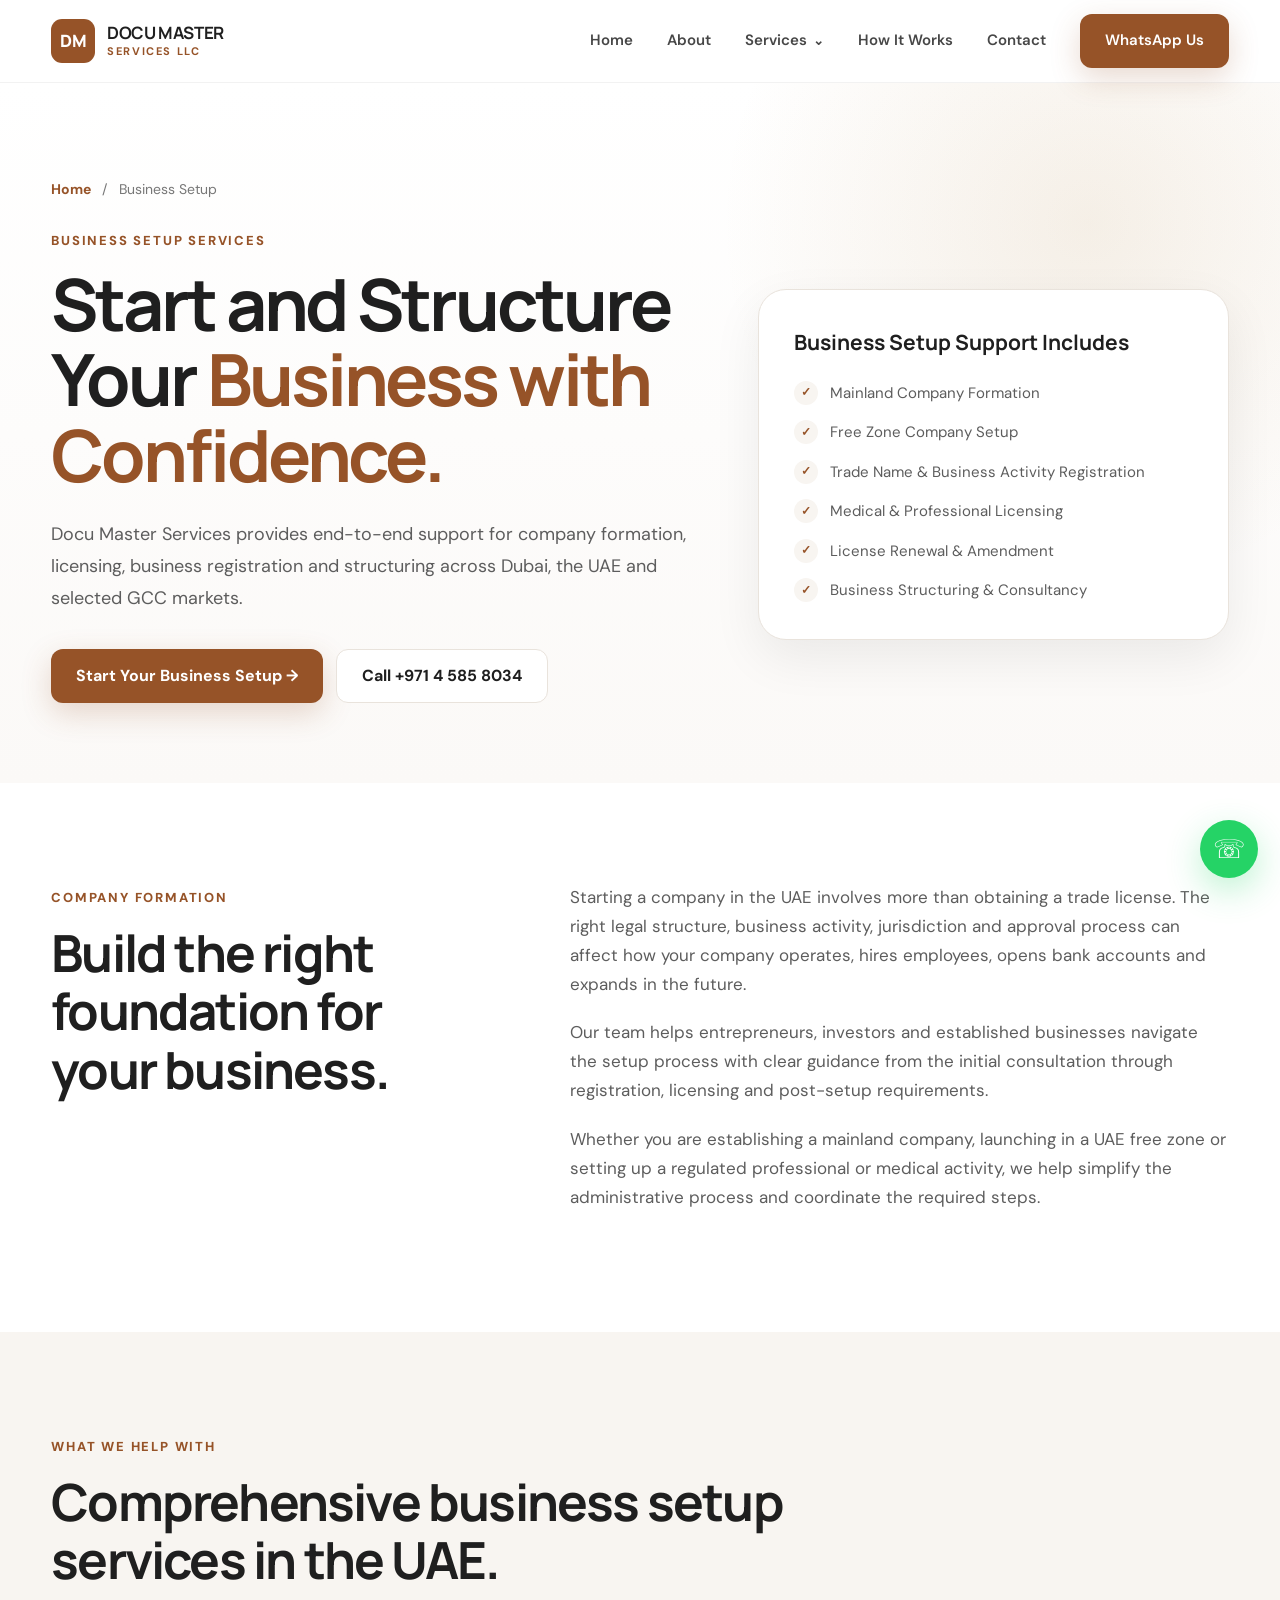
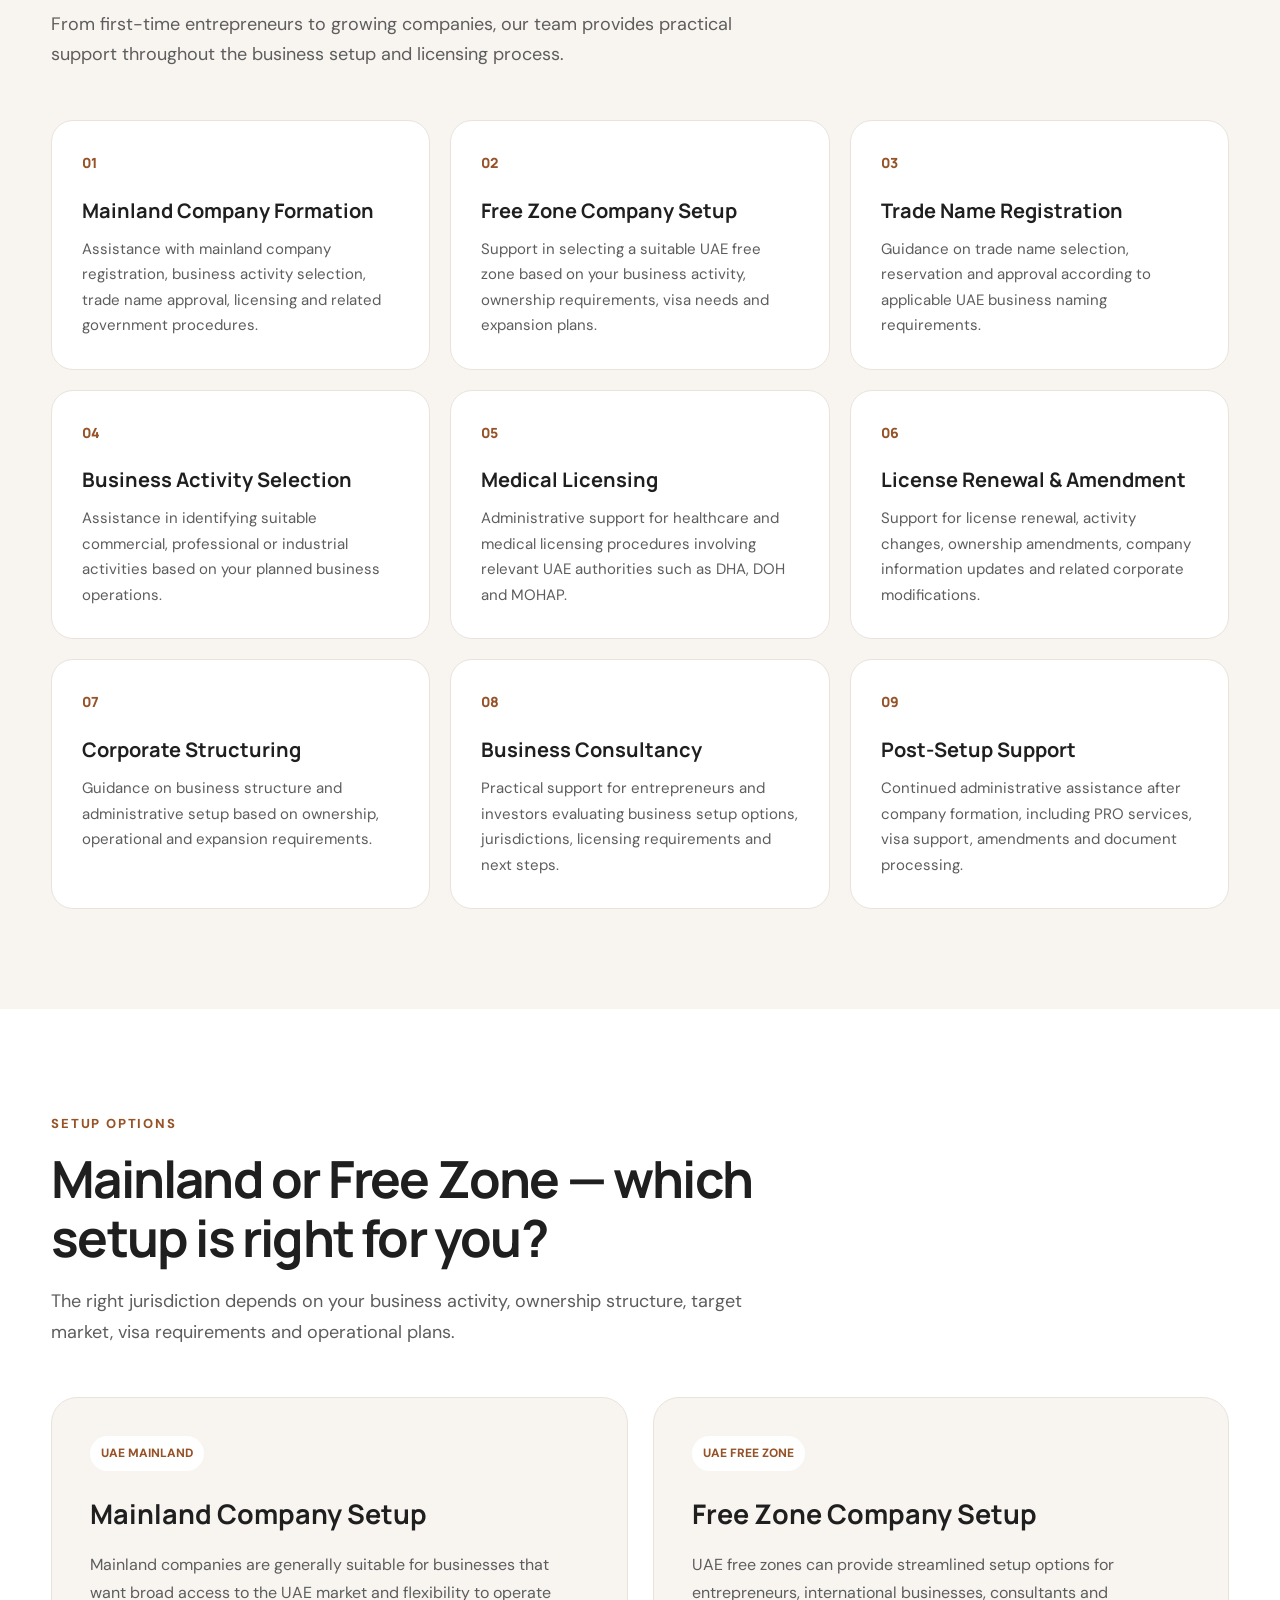
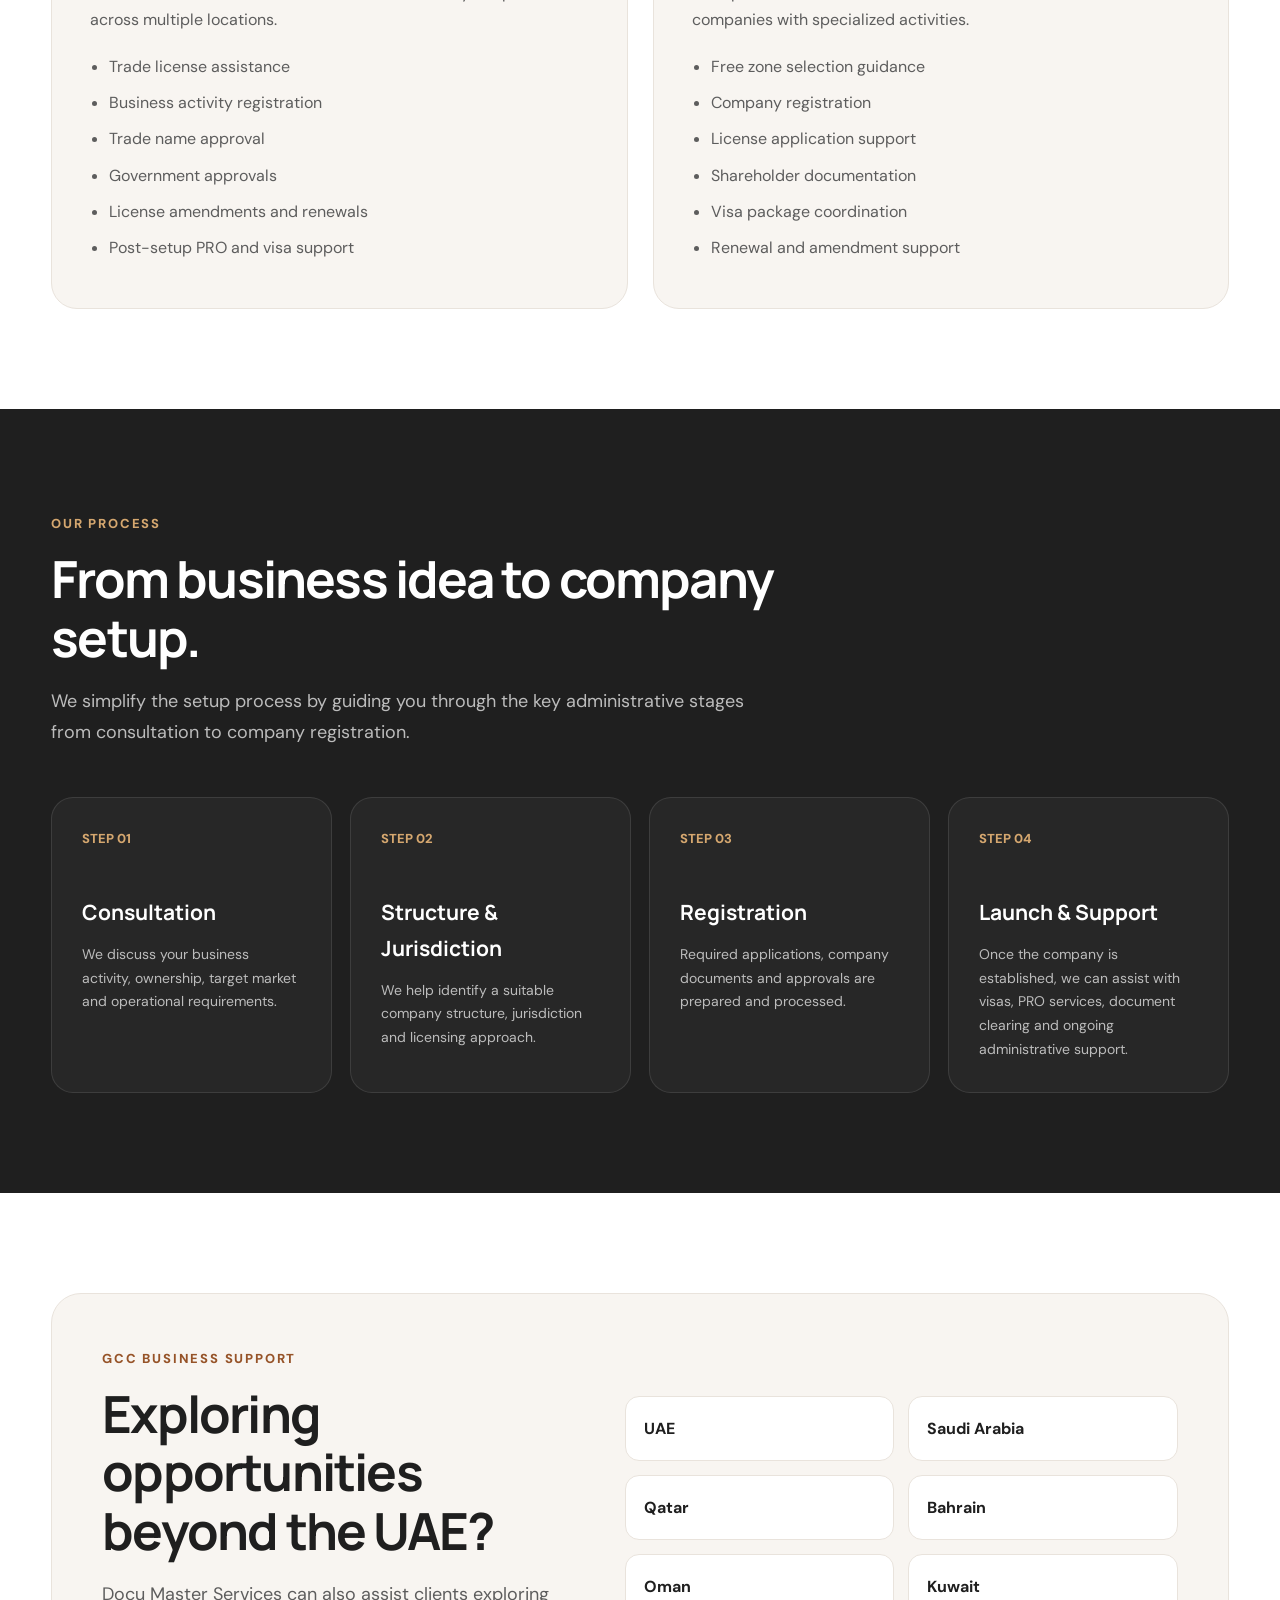
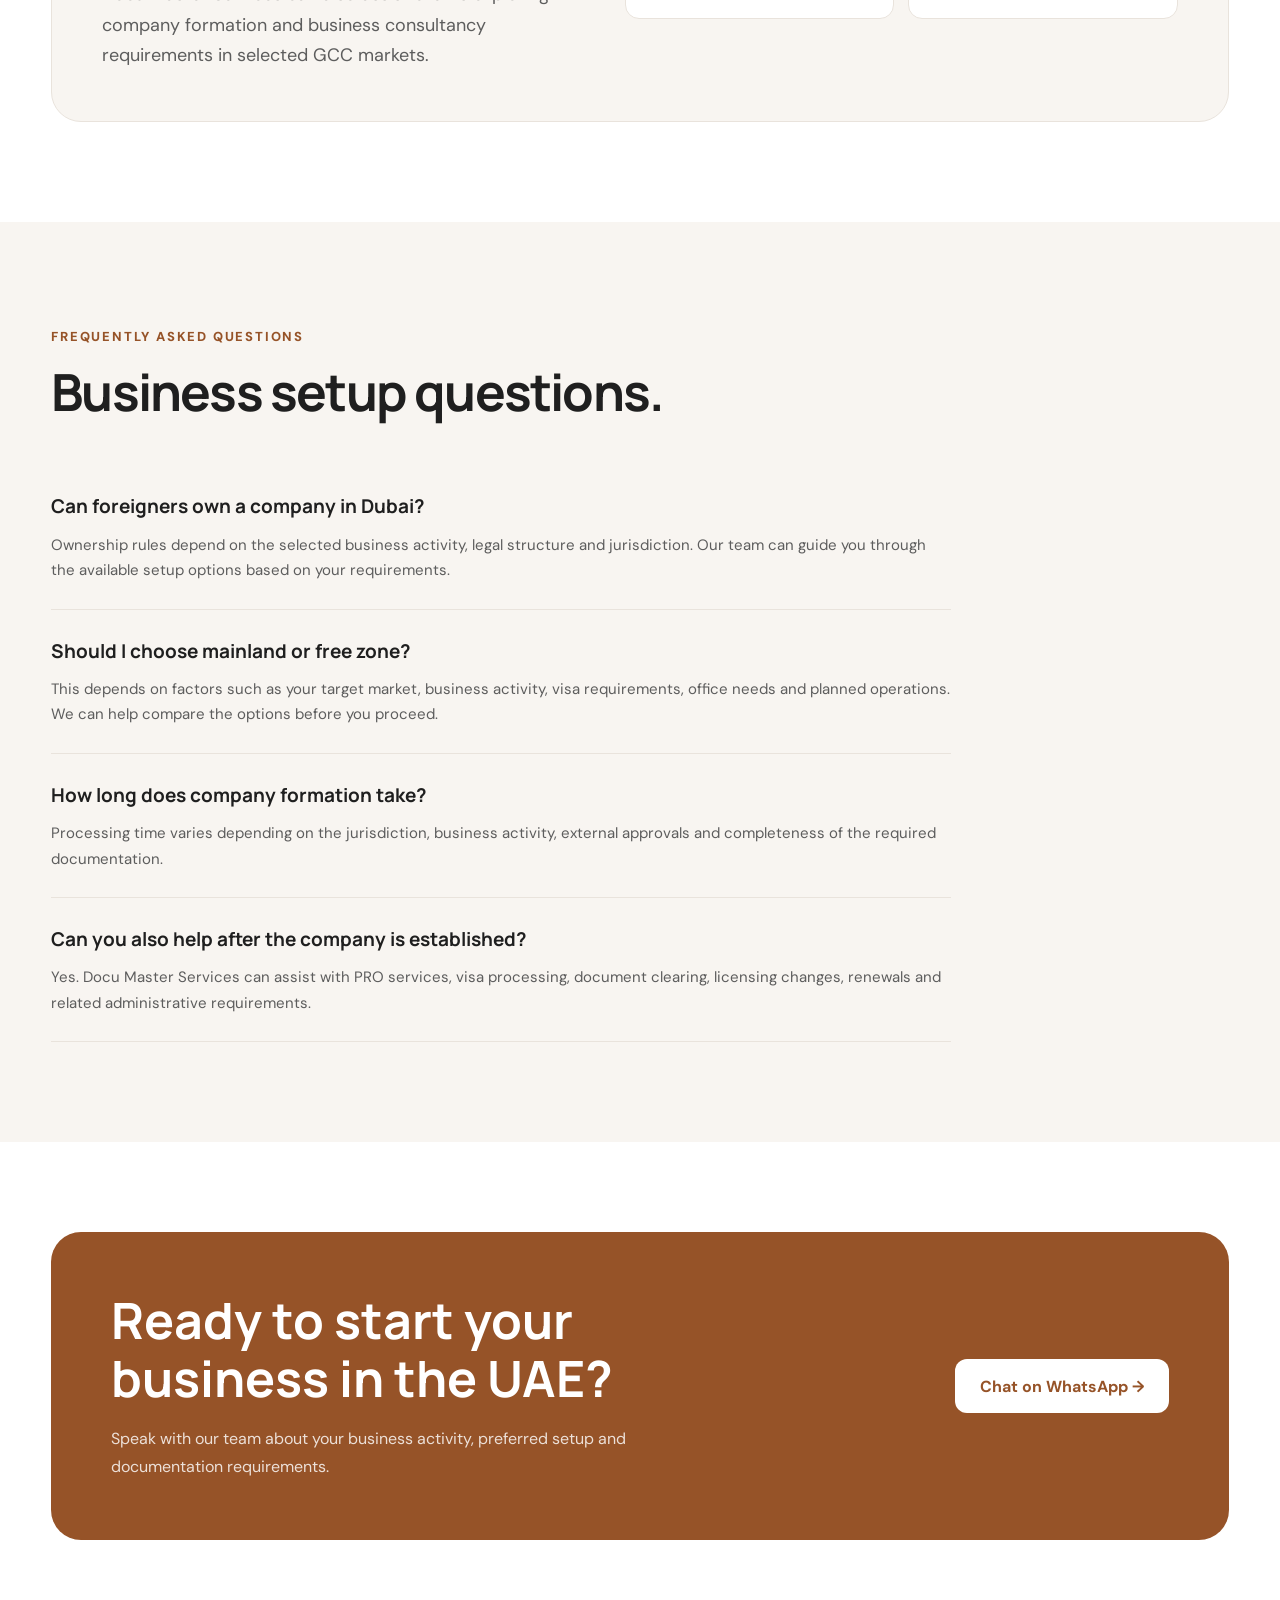
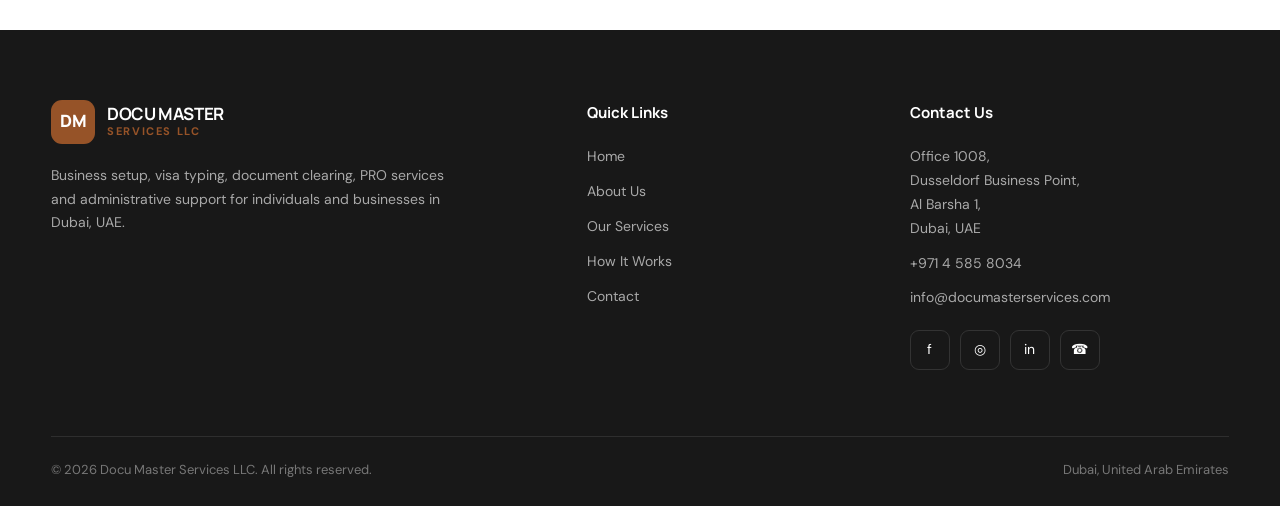
<file: business-setup.html>
<!DOCTYPE html>
<html lang="en">

<head>
  <meta charset="UTF-8">

  <meta
    name="viewport"
    content="width=device-width, initial-scale=1.0"
  >

  <!-- =====================================
       PRIMARY SEO
  ====================================== -->

  <title>Business Setup & Company Formation in Dubai | Docu Master</title>

  <meta
    name="description"
    content="Start your business in Dubai with Docu Master Services. Get support for mainland and free zone company formation, trade licensing, registration and business setup."
  >

  <meta
    name="robots"
    content="index, follow"
  >

  <meta
    name="author"
    content="Docu Master Services LLC"
  >

  <link
    rel="canonical"
    href="https://documasterservices.com/business-setup.html"
  >


  <!-- =====================================
       OPEN GRAPH
  ====================================== -->

  <meta
    property="og:title"
    content="Business Setup & Company Formation in Dubai | Docu Master"
  >

  <meta
    property="og:description"
    content="Professional business setup, company formation and trade licensing support in Dubai and the UAE."
  >

  <meta
    property="og:url"
    content="https://documasterservices.com/business-setup.html"
  >

  <meta
    property="og:type"
    content="website"
  >

  <meta
    property="og:site_name"
    content="Docu Master Services"
  >


  <!-- =====================================
       TWITTER / SOCIAL
  ====================================== -->

  <meta
    name="twitter:card"
    content="summary_large_image"
  >


  <!-- =====================================
       GOOGLE FONTS
  ====================================== -->

  <link
    rel="preconnect"
    href="https://fonts.googleapis.com"
  >

  <link
    rel="preconnect"
    href="https://fonts.gstatic.com"
    crossorigin
  >

  <link
    href="https://fonts.googleapis.com/css2?family=DM+Sans:wght@400;500;600;700&family=Manrope:wght@500;600;700;800&display=swap"
    rel="stylesheet"
  >


  <!-- =====================================
       MAIN CSS
  ====================================== -->

  <link
    rel="stylesheet"
    href="style.css"
  >


  <!-- =====================================
       PAGE SPECIFIC CSS
  ====================================== -->

  <style>

    .inner-hero {
      padding: 95px 0 80px;

      background:
        radial-gradient(
          circle at 85% 20%,
          rgba(183, 139, 77, 0.13),
          transparent 30%
        ),
        linear-gradient(
          180deg,
          #ffffff 0%,
          #fbf9f7 100%
        );
    }

    .breadcrumb {
      margin-bottom: 24px;
      color: var(--light-text);
      font-size: 14px;
    }

    .breadcrumb a {
      color: var(--primary);
      font-weight: 700;
    }

    .inner-hero-grid {
      display: grid;
      grid-template-columns: 1.15fr 0.85fr;
      gap: 70px;
      align-items: center;
    }

    .inner-hero h1 {
      max-width: 800px;
      font-family: "Manrope", sans-serif;
      font-size: clamp(44px, 5.8vw, 72px);
      line-height: 1.05;
      letter-spacing: -3px;
    }

    .inner-hero h1 span {
      color: var(--primary);
    }

    .inner-hero-text {
      max-width: 760px;
      margin-top: 25px;
      color: var(--text);
      font-size: 18px;
      line-height: 1.8;
    }

    .inner-hero-actions {
      display: flex;
      flex-wrap: wrap;
      gap: 13px;
      margin-top: 34px;
    }

    .service-summary-card {
      padding: 35px;
      border: 1px solid var(--border);
      border-radius: 28px;
      background: var(--white);
      box-shadow: var(--shadow);
    }

    .service-summary-card h3 {
      margin-bottom: 20px;
      font-family: "Manrope", sans-serif;
      font-size: 21px;
    }

    .summary-list {
      display: grid;
      gap: 14px;
    }

    .summary-item {
      display: flex;
      align-items: flex-start;
      gap: 12px;
      color: var(--text);
      font-size: 15px;
    }

    .summary-check {
      flex: 0 0 24px;
      width: 24px;
      height: 24px;
      display: grid;
      place-items: center;
      border-radius: 50%;
      background: var(--cream);
      color: var(--primary);
      font-size: 12px;
      font-weight: 800;
    }


    /* INTRO */

    .service-intro {
      background: var(--white);
    }

    .intro-grid {
      display: grid;
      grid-template-columns: 0.8fr 1.2fr;
      gap: 80px;
      align-items: start;
    }

    .intro-left {
      position: sticky;
      top: 120px;
    }

    .intro-content p {
      margin-bottom: 20px;
      color: var(--text);
      font-size: 17px;
    }


    /* SERVICES LIST */

    .business-services {
      background: var(--cream);
    }

    .business-services-grid {
      display: grid;
      grid-template-columns: repeat(3, 1fr);
      gap: 20px;
      margin-top: 50px;
    }

    .business-service-card {
      padding: 30px;
      border: 1px solid var(--border);
      border-radius: var(--radius);
      background: var(--white);

      transition:
        transform 0.3s ease,
        box-shadow 0.3s ease;
    }

    .business-service-card:hover {
      transform: translateY(-6px);
      box-shadow: var(--shadow);
    }

    .business-service-number {
      margin-bottom: 22px;
      color: var(--primary);
      font-family: "Manrope", sans-serif;
      font-size: 14px;
      font-weight: 800;
    }

    .business-service-card h3 {
      margin-bottom: 13px;
      font-family: "Manrope", sans-serif;
      font-size: 20px;
      line-height: 1.35;
    }

    .business-service-card p {
      color: var(--text);
      font-size: 15px;
    }


    /* MAINLAND / FREEZONE */

    .setup-options {
      background: var(--white);
    }

    .setup-options-grid {
      display: grid;
      grid-template-columns: 1fr 1fr;
      gap: 25px;
      margin-top: 50px;
    }

    .setup-card {
      padding: 38px;
      border: 1px solid var(--border);
      border-radius: 26px;
      background: var(--cream);
    }

    .setup-card-label {
      display: inline-block;
      margin-bottom: 20px;
      padding: 7px 11px;
      border-radius: 999px;
      background: var(--white);
      color: var(--primary);
      font-size: 12px;
      font-weight: 800;
    }

    .setup-card h3 {
      margin-bottom: 15px;
      font-family: "Manrope", sans-serif;
      font-size: 27px;
    }

    .setup-card p {
      margin-bottom: 20px;
      color: var(--text);
    }

    .setup-card ul {
      padding-left: 19px;
      color: var(--text);
    }

    .setup-card li {
      margin-bottom: 9px;
    }


    /* PROCESS */

    .business-process {
      background: var(--dark);
      color: var(--white);
    }

    .business-process .eyebrow {
      color: #d5a76f;
    }

    .business-process .section-copy {
      color: #bcbcbc;
    }

    .business-process-grid {
      display: grid;
      grid-template-columns: repeat(4, 1fr);
      gap: 18px;
      margin-top: 50px;
    }

    .business-process-card {
      padding: 30px;
      border: 1px solid rgba(255, 255, 255, 0.1);
      border-radius: var(--radius);
      background: rgba(255, 255, 255, 0.04);
    }

    .business-process-card span {
      display: block;
      margin-bottom: 45px;
      color: #d5a76f;
      font-size: 13px;
      font-weight: 800;
    }

    .business-process-card h3 {
      margin-bottom: 12px;
      font-family: "Manrope", sans-serif;
      font-size: 21px;
    }

    .business-process-card p {
      color: #bcbcbc;
      font-size: 14px;
    }


    /* GCC */

    .gcc-section {
      background: var(--white);
    }

    .gcc-box {
      display: grid;
      grid-template-columns: 0.9fr 1.1fr;
      gap: 70px;
      align-items: center;
      padding: 50px;
      border: 1px solid var(--border);
      border-radius: 30px;
      background: var(--cream);
    }

    .gcc-list {
      display: grid;
      grid-template-columns: repeat(2, 1fr);
      gap: 14px;
    }

    .gcc-item {
      padding: 18px;
      border: 1px solid var(--border);
      border-radius: 14px;
      background: var(--white);
      font-weight: 700;
    }


    /* FAQ */

    .faq-section {
      background: var(--cream);
    }

    .faq-list {
      max-width: 900px;
      margin-top: 45px;
    }

    .faq-item {
      padding: 25px 0;
      border-bottom: 1px solid var(--border);
    }

    .faq-item h3 {
      margin-bottom: 10px;
      font-family: "Manrope", sans-serif;
      font-size: 19px;
    }

    .faq-item p {
      color: var(--text);
      font-size: 15px;
    }


    /* MOBILE */

    @media (max-width: 980px) {

      .inner-hero-grid,
      .intro-grid,
      .gcc-box {
        grid-template-columns: 1fr;
      }

      .intro-left {
        position: static;
      }

      .business-services-grid {
        grid-template-columns: repeat(2, 1fr);
      }

      .business-process-grid {
        grid-template-columns: repeat(2, 1fr);
      }

    }

    @media (max-width: 650px) {

      .inner-hero {
        padding: 60px 0;
      }

      .inner-hero h1 {
        font-size: 44px;
        letter-spacing: -2px;
      }

      .inner-hero-actions {
        flex-direction: column;
      }

      .inner-hero-actions .btn {
        width: 100%;
      }

      .business-services-grid,
      .business-process-grid,
      .setup-options-grid,
      .gcc-list {
        grid-template-columns: 1fr;
      }

      .gcc-box {
        padding: 30px;
      }

    }

  </style>
<!-- Business Setup Service Structured Data -->
<script type="application/ld+json">
{
  "@context": "https://schema.org",
  "@type": "Service",
  "@id": "https://documasterservices.com/business-setup.html#service",
  "name": "Business Setup & Company Formation Services",
  "url": "https://documasterservices.com/business-setup.html",
  "description": "Business setup and company formation support in Dubai and the UAE, including mainland company formation, free zone setup, trade licensing, business registration, license renewal and consultancy.",
  "serviceType": "Business Setup and Company Formation",
  "provider": {
    "@type": "ProfessionalService",
    "@id": "https://documasterservices.com/#business",
    "name": "Docu Master Services LLC",
    "url": "https://documasterservices.com/",
    "telephone": "+97145858034"
  },
  "areaServed": [
    {
      "@type": "City",
      "name": "Dubai"
    },
    {
      "@type": "Country",
      "name": "United Arab Emirates"
    }
  ],
  "hasOfferCatalog": {
    "@type": "OfferCatalog",
    "name": "Business Setup Services",
    "itemListElement": [
      {
        "@type": "Offer",
        "itemOffered": {
          "@type": "Service",
          "name": "Mainland Company Formation"
        }
      },
      {
        "@type": "Offer",
        "itemOffered": {
          "@type": "Service",
          "name": "Free Zone Company Setup"
        }
      },
      {
        "@type": "Offer",
        "itemOffered": {
          "@type": "Service",
          "name": "Trade Name Registration"
        }
      },
      {
        "@type": "Offer",
        "itemOffered": {
          "@type": "Service",
          "name": "Business Activity Selection"
        }
      },
      {
        "@type": "Offer",
        "itemOffered": {
          "@type": "Service",
          "name": "Medical Licensing Support"
        }
      },
      {
        "@type": "Offer",
        "itemOffered": {
          "@type": "Service",
          "name": "License Renewal and Amendment"
        }
      },
      {
        "@type": "Offer",
        "itemOffered": {
          "@type": "Service",
          "name": "Business Consultancy"
        }
      }
    ]
  }
}
</script>
</head>


<body>


  <!-- ====================================
       HEADER
  ===================================== -->

  <header>

    <div class="container nav">

      <a
        href="index.html"
        class="brand"
      >

        <div class="brand-icon">
          DM
        </div>

        <div class="brand-text">

          <strong>
            DOCU MASTER
          </strong>

          <span>
            SERVICES LLC
          </span>

        </div>

      </a>


      <nav
        class="nav-links"
        id="navLinks"
      >

        <a href="index.html">
          Home
        </a>

        <a href="index.html#about">
          About
        </a>


        <div class="nav-dropdown">

          <button
            class="nav-dropdown-btn"
            type="button"
          >
            Services
            <span>⌄</span>
          </button>

          <div class="nav-dropdown-menu">

            <a href="business-setup.html">
              Business Setup & Company Formation
            </a>

            <a href="pro-services.html">
              PRO & Government Services
            </a>

            <a href="accounting-tax.html">
              Accounting & Tax Services
            </a>

          </div>

        </div>


        <a href="index.html#process">
          How It Works
        </a>

        <a href="#contact">
          Contact
        </a>

        <a
          href="https://wa.me/97145858034"
          target="_blank"
          rel="noopener noreferrer"
          class="btn btn-primary nav-cta"
        >
          WhatsApp Us
        </a>

      </nav>


      <button
        class="menu-btn"
        id="menuBtn"
        type="button"
        aria-label="Open navigation menu"
      >
        ☰
      </button>

    </div>

  </header>


  <main>


    <!-- ====================================
         HERO
    ===================================== -->

    <section class="inner-hero">

      <div class="container">

        <div class="breadcrumb">

          <a href="index.html">
            Home
          </a>

          &nbsp; / &nbsp;

          Business Setup

        </div>


        <div class="inner-hero-grid">


          <div>

            <span class="eyebrow">
              Business Setup Services
            </span>


            <h1>

              Start and Structure Your

              <span>
                Business with Confidence.
              </span>

            </h1>


            <p class="inner-hero-text">

              Docu Master Services provides end-to-end support
              for company formation, licensing, business
              registration and structuring across Dubai, the UAE
              and selected GCC markets.

            </p>


            <div class="inner-hero-actions">

              <a
                href="https://wa.me/97145858034"
                target="_blank"
                rel="noopener noreferrer"
                class="btn btn-primary"
              >
                Start Your Business Setup →
              </a>

              <a
                href="tel:+97145858034"
                class="btn btn-outline"
              >
                Call +971 4 585 8034
              </a>

            </div>

          </div>


          <div class="service-summary-card">

            <h3>
              Business Setup Support Includes
            </h3>


            <div class="summary-list">

              <div class="summary-item">
                <span class="summary-check">✓</span>
                Mainland Company Formation
              </div>

              <div class="summary-item">
                <span class="summary-check">✓</span>
                Free Zone Company Setup
              </div>

              <div class="summary-item">
                <span class="summary-check">✓</span>
                Trade Name & Business Activity Registration
              </div>

              <div class="summary-item">
                <span class="summary-check">✓</span>
                Medical & Professional Licensing
              </div>

              <div class="summary-item">
                <span class="summary-check">✓</span>
                License Renewal & Amendment
              </div>

              <div class="summary-item">
                <span class="summary-check">✓</span>
                Business Structuring & Consultancy
              </div>

            </div>

          </div>


        </div>

      </div>

    </section>


    <!-- ====================================
         INTRODUCTION
    ===================================== -->

    <section class="service-intro">

      <div class="container intro-grid">


        <div class="intro-left">

          <span class="eyebrow">
            Company Formation
          </span>

          <h2 class="section-title">
            Build the right foundation for your business.
          </h2>

        </div>


        <div class="intro-content">

          <p>
            Starting a company in the UAE involves more than
            obtaining a trade license. The right legal structure,
            business activity, jurisdiction and approval process
            can affect how your company operates, hires employees,
            opens bank accounts and expands in the future.
          </p>

          <p>
            Our team helps entrepreneurs, investors and established
            businesses navigate the setup process with clear guidance
            from the initial consultation through registration,
            licensing and post-setup requirements.
          </p>

          <p>
            Whether you are establishing a mainland company,
            launching in a UAE free zone or setting up a regulated
            professional or medical activity, we help simplify the
            administrative process and coordinate the required steps.
          </p>

        </div>


      </div>

    </section>


    <!-- ====================================
         BUSINESS SERVICES
    ===================================== -->

    <section class="business-services">

      <div class="container">

        <span class="eyebrow">
          What We Help With
        </span>

        <h2 class="section-title">
          Comprehensive business setup services in the UAE.
        </h2>

        <p class="section-copy">
          From first-time entrepreneurs to growing companies,
          our team provides practical support throughout the
          business setup and licensing process.
        </p>


        <div class="business-services-grid">


          <article class="business-service-card">

            <div class="business-service-number">01</div>

            <h3>
              Mainland Company Formation
            </h3>

            <p>
              Assistance with mainland company registration,
              business activity selection, trade name approval,
              licensing and related government procedures.
            </p>

          </article>


          <article class="business-service-card">

            <div class="business-service-number">02</div>

            <h3>
              Free Zone Company Setup
            </h3>

            <p>
              Support in selecting a suitable UAE free zone
              based on your business activity, ownership
              requirements, visa needs and expansion plans.
            </p>

          </article>


          <article class="business-service-card">

            <div class="business-service-number">03</div>

            <h3>
              Trade Name Registration
            </h3>

            <p>
              Guidance on trade name selection, reservation
              and approval according to applicable UAE
              business naming requirements.
            </p>

          </article>


          <article class="business-service-card">

            <div class="business-service-number">04</div>

            <h3>
              Business Activity Selection
            </h3>

            <p>
              Assistance in identifying suitable commercial,
              professional or industrial activities based
              on your planned business operations.
            </p>

          </article>


          <article class="business-service-card">

            <div class="business-service-number">05</div>

            <h3>
              Medical Licensing
            </h3>

            <p>
              Administrative support for healthcare and medical
              licensing procedures involving relevant UAE
              authorities such as DHA, DOH and MOHAP.
            </p>

          </article>


          <article class="business-service-card">

            <div class="business-service-number">06</div>

            <h3>
              License Renewal & Amendment
            </h3>

            <p>
              Support for license renewal, activity changes,
              ownership amendments, company information updates
              and related corporate modifications.
            </p>

          </article>


          <article class="business-service-card">

            <div class="business-service-number">07</div>

            <h3>
              Corporate Structuring
            </h3>

            <p>
              Guidance on business structure and administrative
              setup based on ownership, operational and
              expansion requirements.
            </p>

          </article>


          <article class="business-service-card">

            <div class="business-service-number">08</div>

            <h3>
              Business Consultancy
            </h3>

            <p>
              Practical support for entrepreneurs and investors
              evaluating business setup options, jurisdictions,
              licensing requirements and next steps.
            </p>

          </article>


          <article class="business-service-card">

            <div class="business-service-number">09</div>

            <h3>
              Post-Setup Support
            </h3>

            <p>
              Continued administrative assistance after company
              formation, including PRO services, visa support,
              amendments and document processing.
            </p>

          </article>


        </div>

      </div>

    </section>


    <!-- ====================================
         MAINLAND VS FREE ZONE
    ===================================== -->

    <section class="setup-options">

      <div class="container">

        <span class="eyebrow">
          Setup Options
        </span>

        <h2 class="section-title">
          Mainland or Free Zone — which setup is right for you?
        </h2>

        <p class="section-copy">
          The right jurisdiction depends on your business
          activity, ownership structure, target market,
          visa requirements and operational plans.
        </p>


        <div class="setup-options-grid">


          <div class="setup-card">

            <span class="setup-card-label">
              UAE MAINLAND
            </span>

            <h3>
              Mainland Company Setup
            </h3>

            <p>
              Mainland companies are generally suitable for
              businesses that want broad access to the UAE market
              and flexibility to operate across multiple locations.
            </p>

            <ul>
              <li>Trade license assistance</li>
              <li>Business activity registration</li>
              <li>Trade name approval</li>
              <li>Government approvals</li>
              <li>License amendments and renewals</li>
              <li>Post-setup PRO and visa support</li>
            </ul>

          </div>


          <div class="setup-card">

            <span class="setup-card-label">
              UAE FREE ZONE
            </span>

            <h3>
              Free Zone Company Setup
            </h3>

            <p>
              UAE free zones can provide streamlined setup options
              for entrepreneurs, international businesses,
              consultants and companies with specialized activities.
            </p>

            <ul>
              <li>Free zone selection guidance</li>
              <li>Company registration</li>
              <li>License application support</li>
              <li>Shareholder documentation</li>
              <li>Visa package coordination</li>
              <li>Renewal and amendment support</li>
            </ul>

          </div>


        </div>

      </div>

    </section>


    <!-- ====================================
         PROCESS
    ===================================== -->

    <section class="business-process">

      <div class="container">

        <span class="eyebrow">
          Our Process
        </span>

        <h2 class="section-title">
          From business idea to company setup.
        </h2>

        <p class="section-copy">
          We simplify the setup process by guiding you through
          the key administrative stages from consultation to
          company registration.
        </p>


        <div class="business-process-grid">


          <div class="business-process-card">

            <span>STEP 01</span>

            <h3>
              Consultation
            </h3>

            <p>
              We discuss your business activity, ownership,
              target market and operational requirements.
            </p>

          </div>


          <div class="business-process-card">

            <span>STEP 02</span>

            <h3>
              Structure & Jurisdiction
            </h3>

            <p>
              We help identify a suitable company structure,
              jurisdiction and licensing approach.
            </p>

          </div>


          <div class="business-process-card">

            <span>STEP 03</span>

            <h3>
              Registration
            </h3>

            <p>
              Required applications, company documents and
              approvals are prepared and processed.
            </p>

          </div>


          <div class="business-process-card">

            <span>STEP 04</span>

            <h3>
              Launch & Support
            </h3>

            <p>
              Once the company is established, we can assist
              with visas, PRO services, document clearing and
              ongoing administrative support.
            </p>

          </div>


        </div>

      </div>

    </section>


    <!-- ====================================
         GCC COMPANY FORMATION
    ===================================== -->

    <section class="gcc-section">

      <div class="container">

        <div class="gcc-box">


          <div>

            <span class="eyebrow">
              GCC Business Support
            </span>

            <h2 class="section-title">
              Exploring opportunities beyond the UAE?
            </h2>

            <p class="section-copy">
              Docu Master Services can also assist clients
              exploring company formation and business
              consultancy requirements in selected GCC markets.
            </p>

          </div>


          <div class="gcc-list">

            <div class="gcc-item">UAE</div>
            <div class="gcc-item">Saudi Arabia</div>
            <div class="gcc-item">Qatar</div>
            <div class="gcc-item">Bahrain</div>
            <div class="gcc-item">Oman</div>
            <div class="gcc-item">Kuwait</div>

          </div>


        </div>

      </div>

    </section>


    <!-- ====================================
         FAQ
    ===================================== -->

    <section class="faq-section">

      <div class="container">

        <span class="eyebrow">
          Frequently Asked Questions
        </span>

        <h2 class="section-title">
          Business setup questions.
        </h2>


        <div class="faq-list">


          <div class="faq-item">

            <h3>
              Can foreigners own a company in Dubai?
            </h3>

            <p>
              Ownership rules depend on the selected business
              activity, legal structure and jurisdiction.
              Our team can guide you through the available
              setup options based on your requirements.
            </p>

          </div>


          <div class="faq-item">

            <h3>
              Should I choose mainland or free zone?
            </h3>

            <p>
              This depends on factors such as your target market,
              business activity, visa requirements, office needs
              and planned operations. We can help compare the
              options before you proceed.
            </p>

          </div>


          <div class="faq-item">

            <h3>
              How long does company formation take?
            </h3>

            <p>
              Processing time varies depending on the jurisdiction,
              business activity, external approvals and completeness
              of the required documentation.
            </p>

          </div>


          <div class="faq-item">

            <h3>
              Can you also help after the company is established?
            </h3>

            <p>
              Yes. Docu Master Services can assist with PRO services,
              visa processing, document clearing, licensing changes,
              renewals and related administrative requirements.
            </p>

          </div>


        </div>

      </div>

    </section>


    <!-- ====================================
         CTA
    ===================================== -->

    <section
      class="cta-section"
      id="contact"
    >

      <div class="container">

        <div class="cta-box">


          <div>

            <h2>
              Ready to start your business in the UAE?
            </h2>

            <p>
              Speak with our team about your business activity,
              preferred setup and documentation requirements.
            </p>

          </div>


          <div class="cta-actions">

            <a
              href="https://wa.me/97145858034"
              target="_blank"
              rel="noopener noreferrer"
              class="btn btn-white"
            >
              Chat on WhatsApp →
            </a>

          </div>


        </div>

      </div>

    </section>


  </main>


  <!-- ====================================
       FOOTER
  ===================================== -->

  <footer>

    <div class="container">


      <div class="footer-grid">


        <div>

          <a
            href="index.html"
            class="brand"
          >

            <div class="brand-icon">
              DM
            </div>

            <div class="brand-text">

              <strong>
                DOCU MASTER
              </strong>

              <span>
                SERVICES LLC
              </span>

            </div>

          </a>


          <p class="footer-description">
            Business setup, visa typing, document clearing,
            PRO services and administrative support for
            individuals and businesses in Dubai, UAE.
          </p>

        </div>


        <div class="footer-col">

          <h4>
            Quick Links
          </h4>

          <a href="index.html">Home</a>

          <a href="index.html#about">
            About Us
          </a>

          <a href="index.html#services">
            Our Services
          </a>

          <a href="index.html#process">
            How It Works
          </a>

          <a href="#contact">
            Contact
          </a>

        </div>


        <div class="footer-col">

          <h4>
            Contact Us
          </h4>


          <p>
            Office 1008,<br>
            Dusseldorf Business Point,<br>
            Al Barsha 1,<br>
            Dubai, UAE
          </p>


          <a href="tel:+97145858034">
            +971 4 585 8034
          </a>


          <a href="mailto:info@documasterservices.com">
            info@documasterservices.com
          </a>


          <div class="socials">

            <a
              href="#"
              aria-label="Facebook"
            >
              f
            </a>

            <a
              href="#"
              aria-label="Instagram"
            >
              ◎
            </a>

            <a
              href="#"
              aria-label="LinkedIn"
            >
              in
            </a>

            <a
              href="https://wa.me/97145858034"
              target="_blank"
              rel="noopener noreferrer"
              aria-label="WhatsApp"
            >
              ☎
            </a>

          </div>

        </div>


      </div>


      <div class="footer-bottom">

        <div>
          © <span id="year"></span>
          Docu Master Services LLC.
          All rights reserved.
        </div>

        <div>
          Dubai, United Arab Emirates
        </div>

      </div>


    </div>

  </footer>


  <!-- ====================================
       FLOATING WHATSAPP
  ===================================== -->

  <a
    href="https://wa.me/97145858034"
    target="_blank"
    rel="noopener noreferrer"
    class="whatsapp-float"
    aria-label="Chat with Docu Master Services on WhatsApp"
  >
    ☏
  </a>


  <!-- ====================================
       JAVASCRIPT
  ===================================== -->

  <script>

    document.getElementById("year").textContent =
      new Date().getFullYear();


    const menuBtn =
      document.getElementById("menuBtn");

    const navLinks =
      document.getElementById("navLinks");


    menuBtn.addEventListener("click", function () {

      navLinks.classList.toggle("active");

    });


    document
      .querySelectorAll(".nav-links a")
      .forEach(function (link) {

        link.addEventListener("click", function () {

          navLinks.classList.remove("active");

        });

      });

  </script>


</body>

</html>
</file>
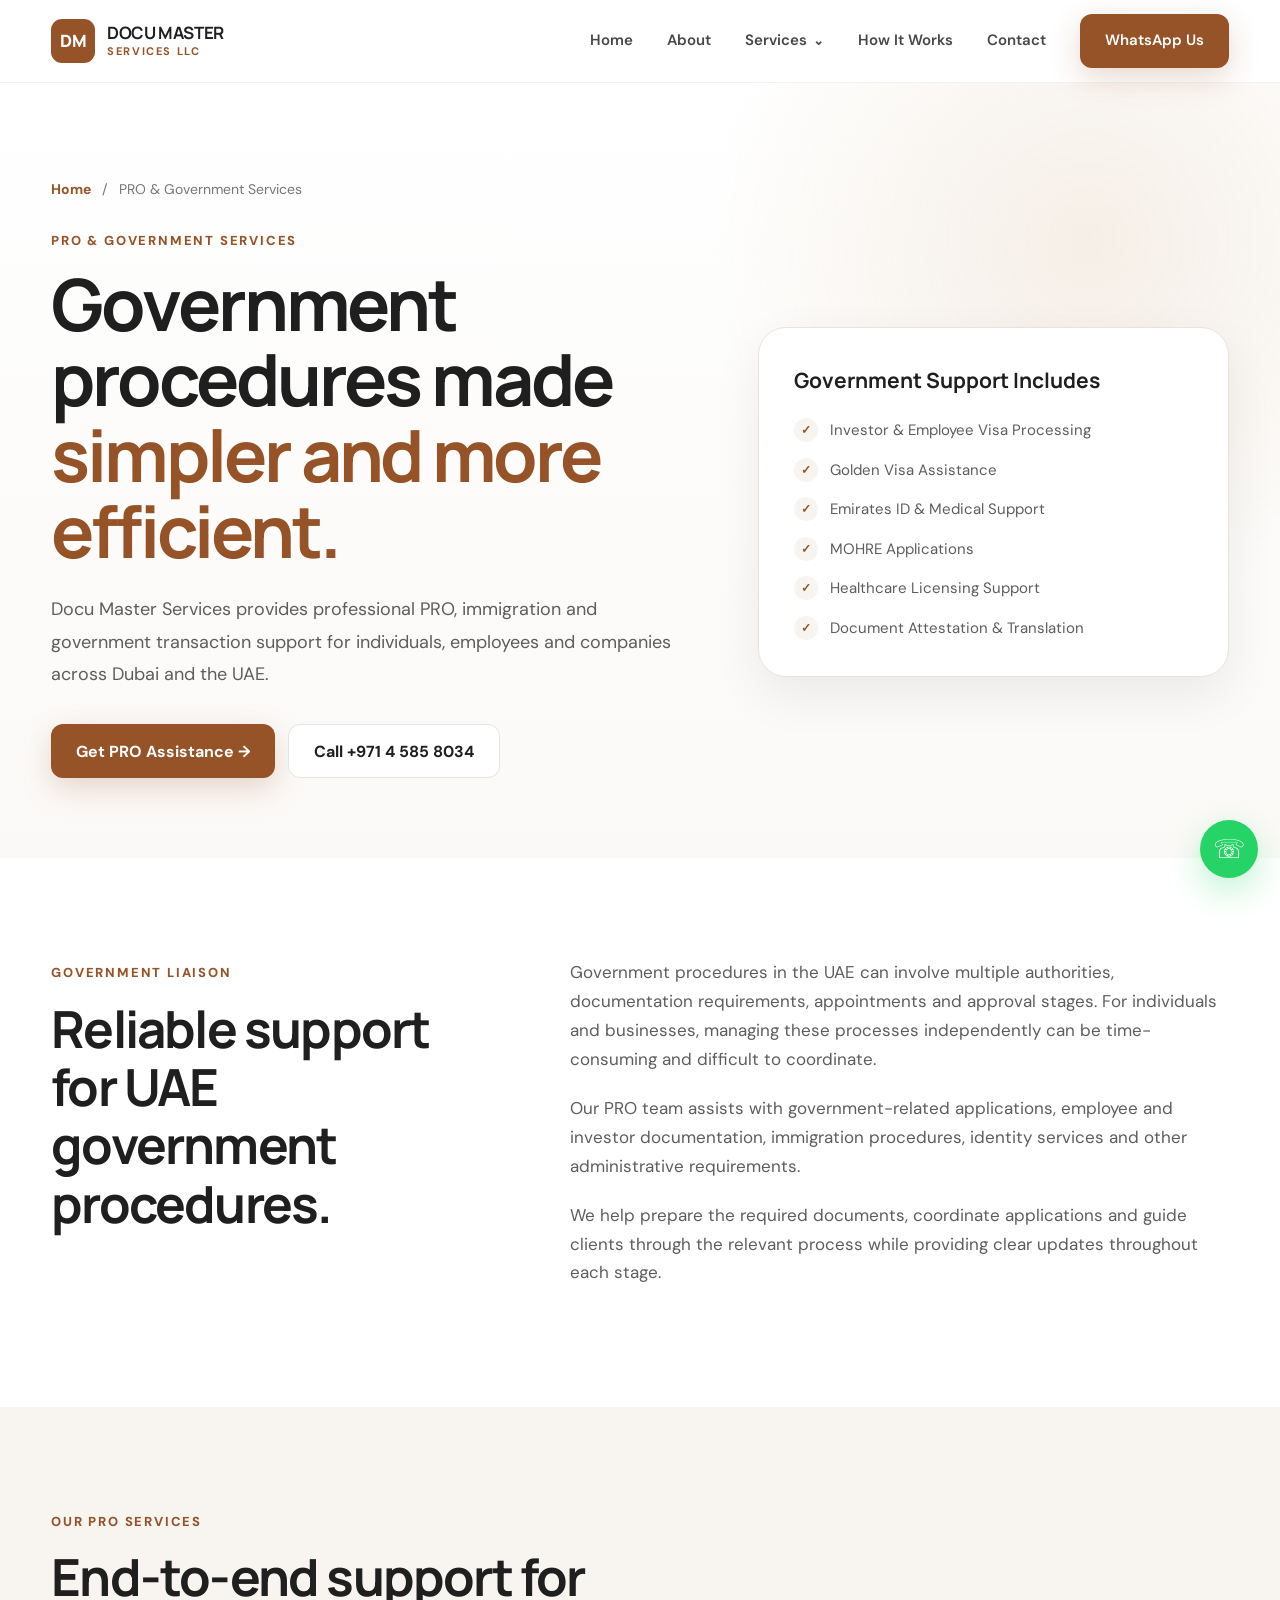
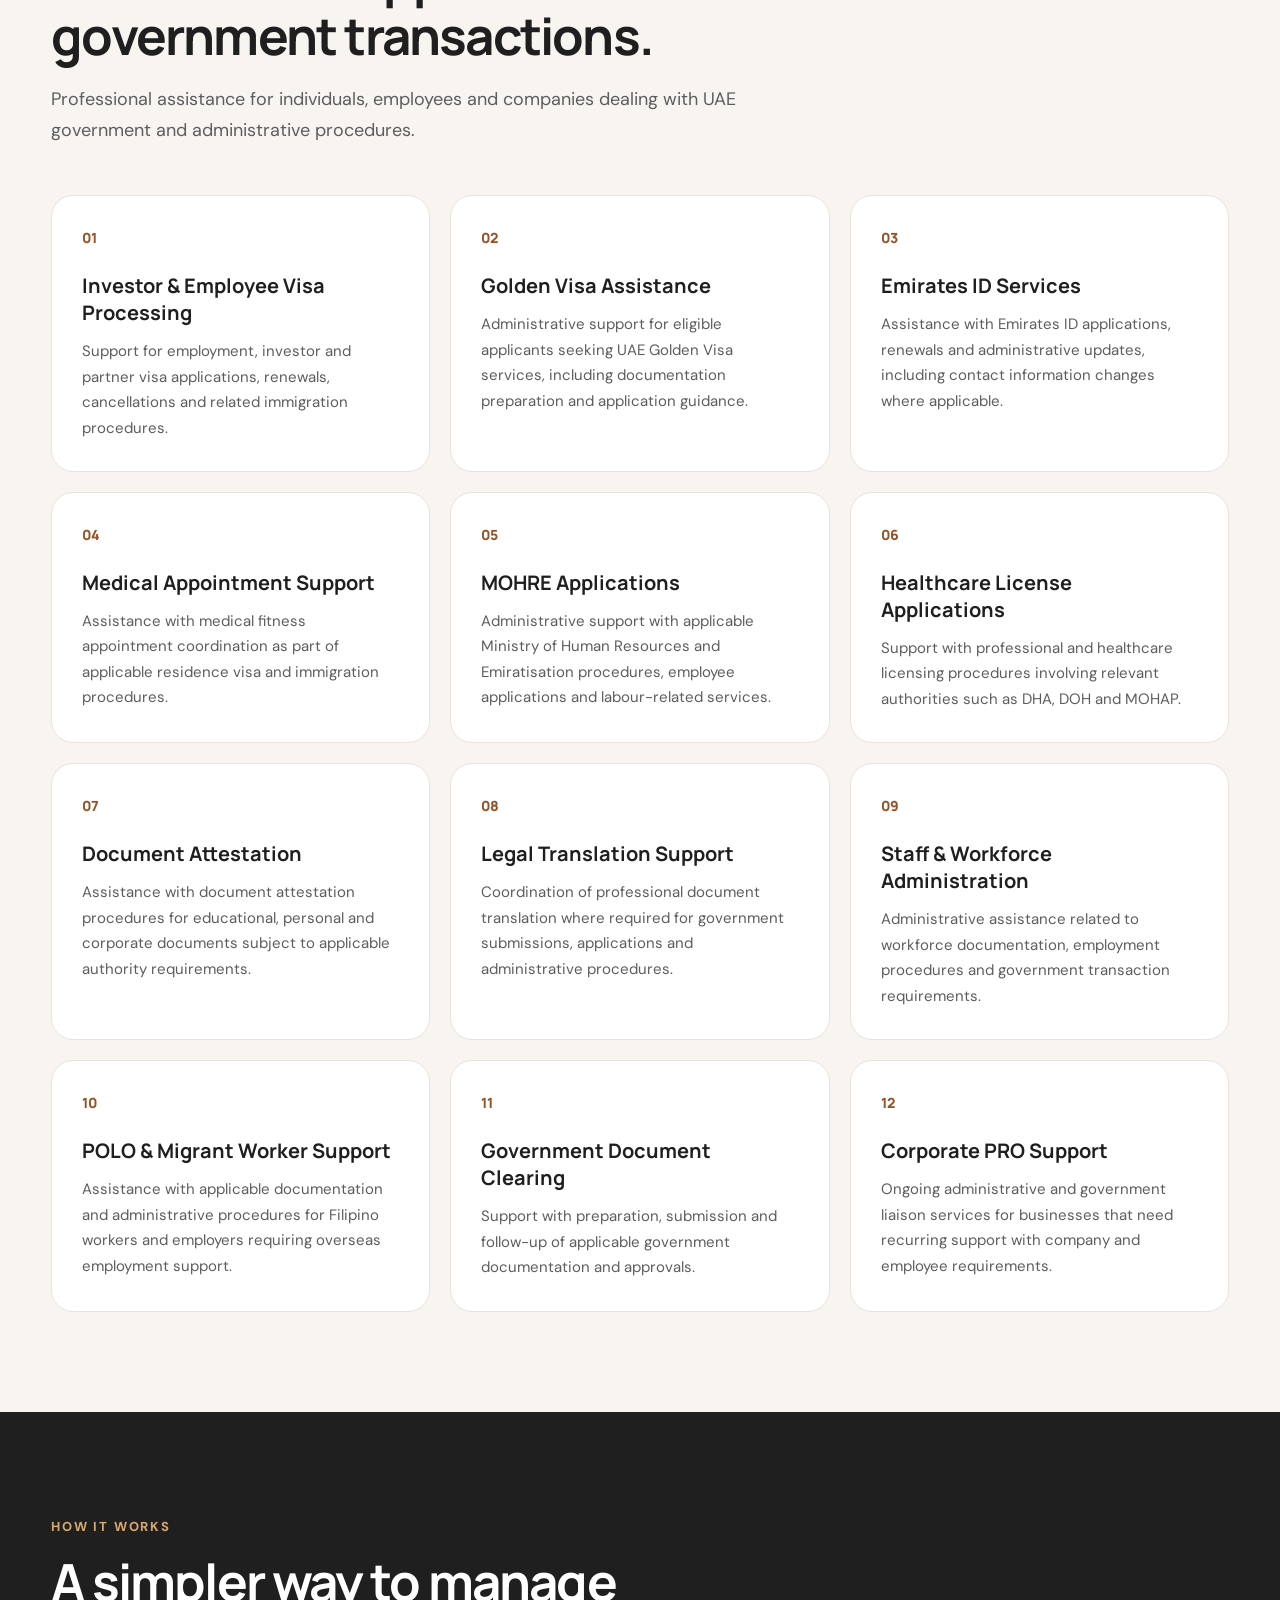
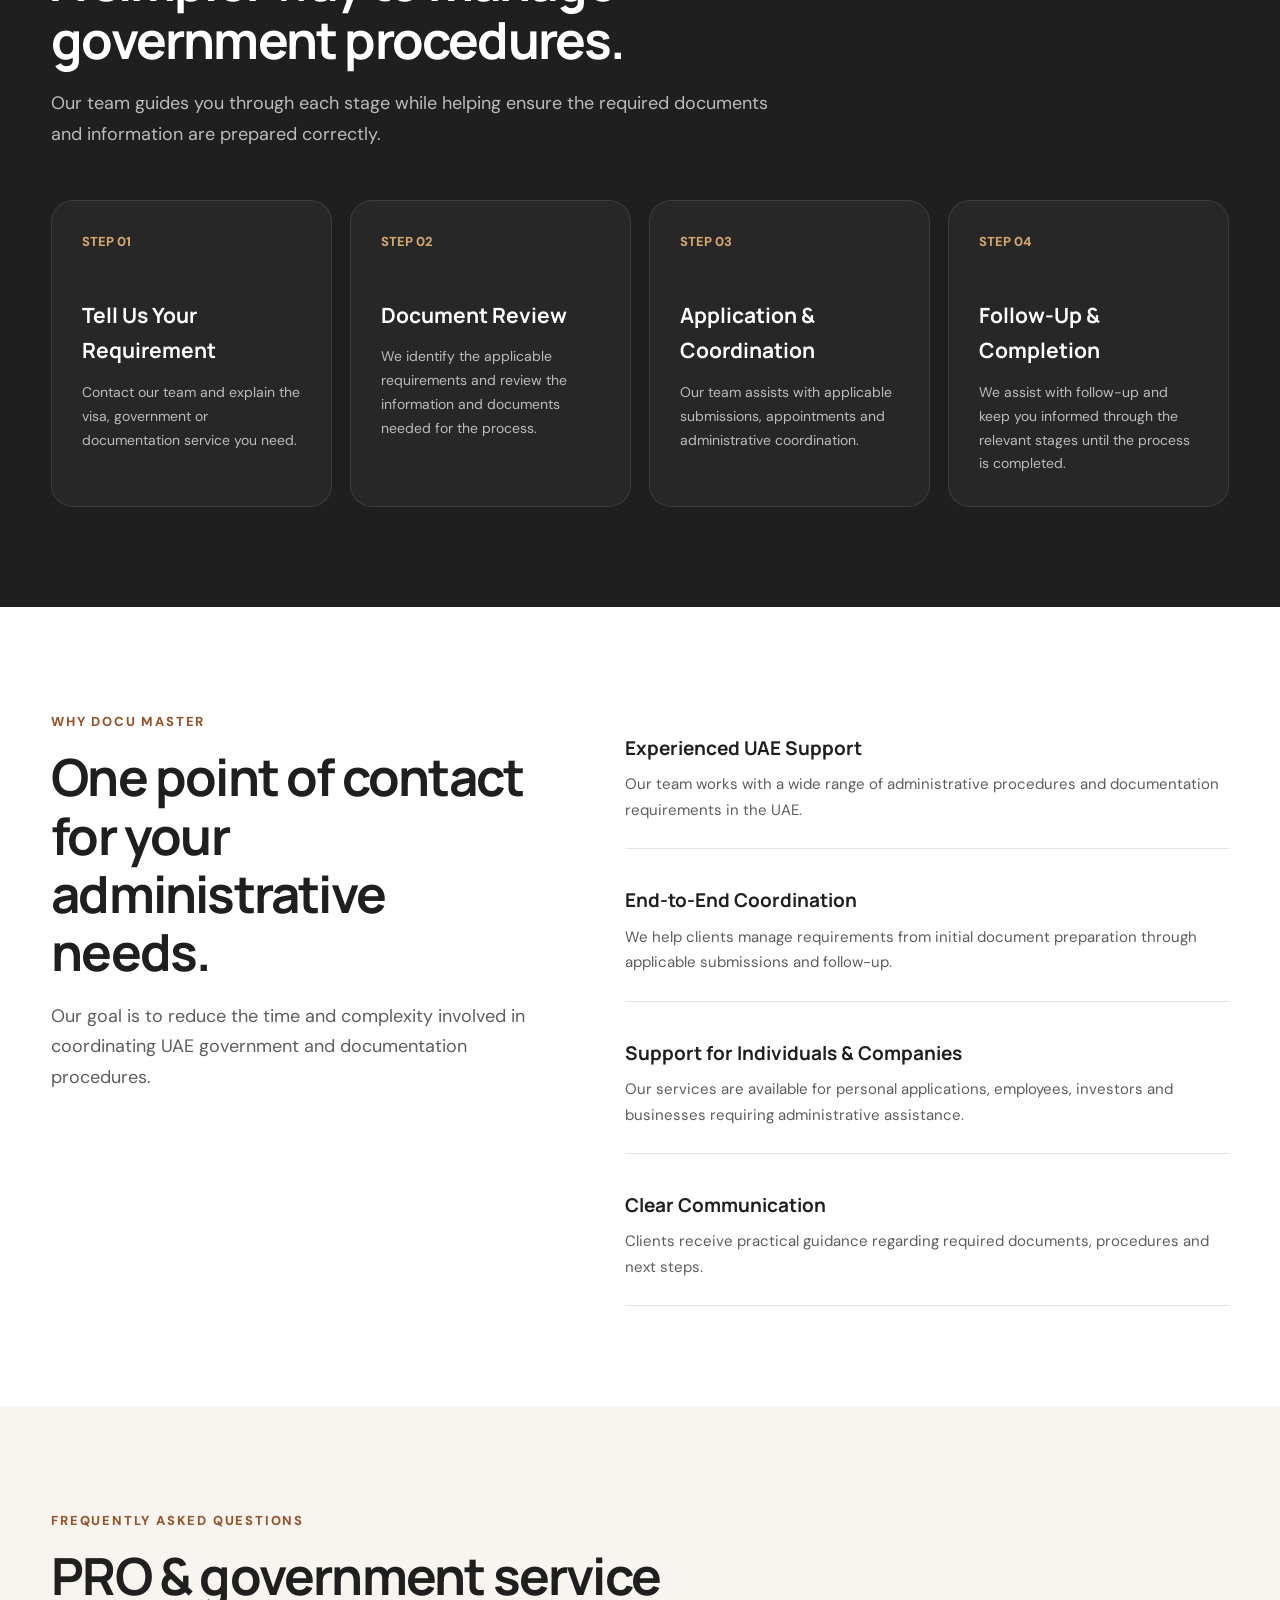
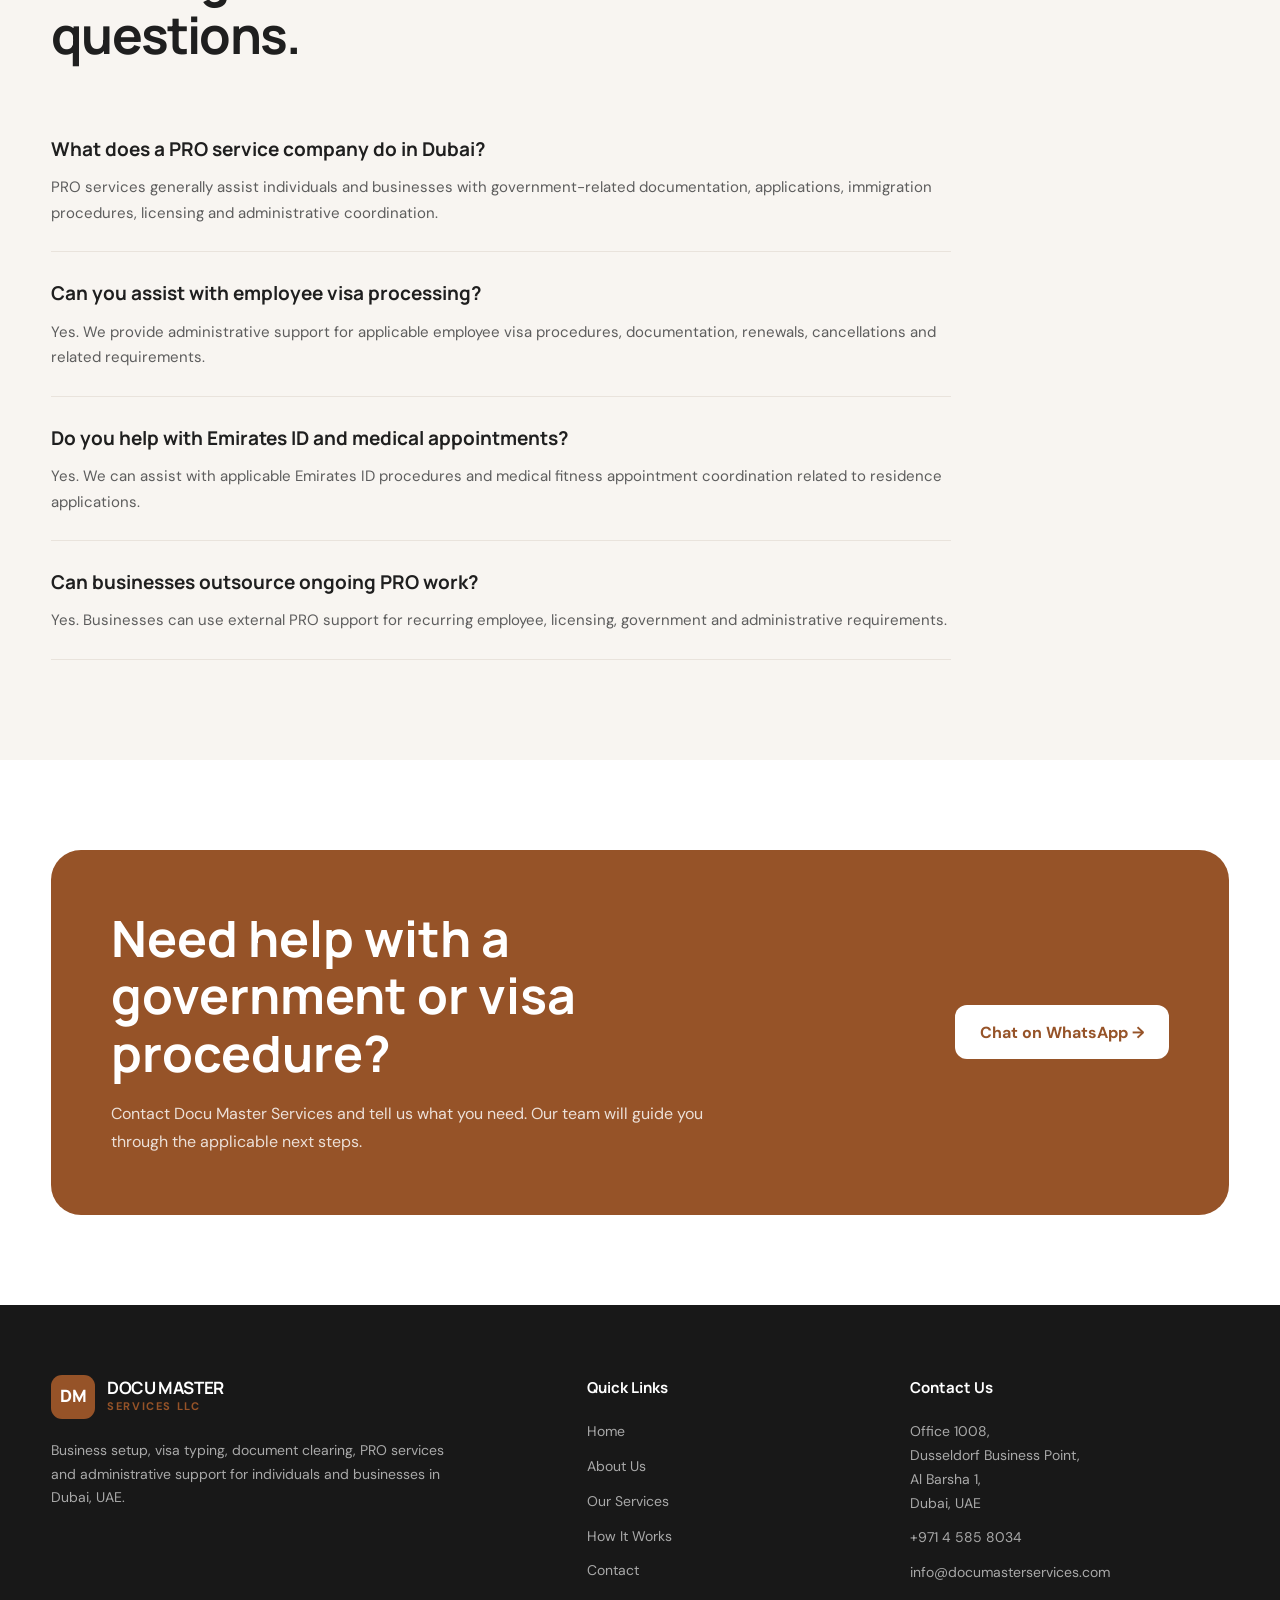
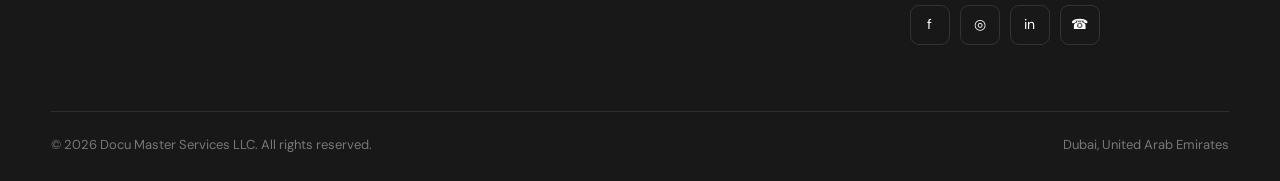
<file: pro-services.html>
<!DOCTYPE html>
<html lang="en">

<head>
  <meta charset="UTF-8">

  <meta
    name="viewport"
    content="width=device-width, initial-scale=1.0"
  >

  <!-- =====================================
       PRIMARY SEO
  ====================================== -->

  <title>PRO & Government Services in Dubai | Docu Master</title>

  <meta
    name="description"
    content="Docu Master Services provides PRO and government support in Dubai, including visa processing, Emirates ID, medical appointments, MOHRE applications and document clearing."
  >

  <meta
    name="robots"
    content="index, follow"
  >

  <meta
    name="author"
    content="Docu Master Services LLC"
  >

  <link
    rel="canonical"
    href="https://documasterservices.com/pro-services.html"
  >


  <!-- =====================================
       OPEN GRAPH
  ====================================== -->

  <meta
    property="og:title"
    content="PRO & Government Services in Dubai | Docu Master"
  >

  <meta
    property="og:description"
    content="Professional PRO, visa, immigration and government transaction support for individuals and businesses in Dubai."
  >

  <meta
    property="og:url"
    content="https://documasterservices.com/pro-services.html"
  >

  <meta
    property="og:type"
    content="website"
  >

  <meta
    property="og:site_name"
    content="Docu Master Services"
  >


  <!-- =====================================
       TWITTER / SOCIAL
  ====================================== -->

  <meta
    name="twitter:card"
    content="summary_large_image"
  >


  <!-- =====================================
       GOOGLE FONTS
  ====================================== -->

  <link
    rel="preconnect"
    href="https://fonts.googleapis.com"
  >

  <link
    rel="preconnect"
    href="https://fonts.gstatic.com"
    crossorigin
  >

  <link
    href="https://fonts.googleapis.com/css2?family=DM+Sans:wght@400;500;600;700&family=Manrope:wght@500;600;700;800&display=swap"
    rel="stylesheet"
  >


  <!-- =====================================
       MAIN CSS
  ====================================== -->

  <link
    rel="stylesheet"
    href="style.css"
  >


  <!-- =====================================
       PAGE SPECIFIC CSS
  ====================================== -->

  <style>

    .inner-hero {
      padding: 95px 0 80px;

      background:
        radial-gradient(
          circle at 85% 20%,
          rgba(183, 139, 77, 0.13),
          transparent 30%
        ),
        linear-gradient(
          180deg,
          #ffffff 0%,
          #fbf9f7 100%
        );
    }

    .breadcrumb {
      margin-bottom: 24px;
      color: var(--light-text);
      font-size: 14px;
    }

    .breadcrumb a {
      color: var(--primary);
      font-weight: 700;
    }

    .inner-hero-grid {
      display: grid;
      grid-template-columns: 1.15fr 0.85fr;
      gap: 70px;
      align-items: center;
    }

    .inner-hero h1 {
      max-width: 820px;
      font-family: "Manrope", sans-serif;
      font-size: clamp(44px, 5.8vw, 72px);
      line-height: 1.05;
      letter-spacing: -3px;
    }

    .inner-hero h1 span {
      color: var(--primary);
    }

    .inner-hero-text {
      max-width: 760px;
      margin-top: 25px;
      color: var(--text);
      font-size: 18px;
      line-height: 1.8;
    }

    .inner-hero-actions {
      display: flex;
      flex-wrap: wrap;
      gap: 13px;
      margin-top: 34px;
    }

    .service-summary-card {
      padding: 35px;
      border: 1px solid var(--border);
      border-radius: 28px;
      background: var(--white);
      box-shadow: var(--shadow);
    }

    .service-summary-card h3 {
      margin-bottom: 20px;
      font-family: "Manrope", sans-serif;
      font-size: 21px;
    }

    .summary-list {
      display: grid;
      gap: 14px;
    }

    .summary-item {
      display: flex;
      align-items: flex-start;
      gap: 12px;
      color: var(--text);
      font-size: 15px;
    }

    .summary-check {
      flex: 0 0 24px;
      width: 24px;
      height: 24px;
      display: grid;
      place-items: center;
      border-radius: 50%;
      background: var(--cream);
      color: var(--primary);
      font-size: 12px;
      font-weight: 800;
    }


    /* INTRO */

    .service-intro {
      background: var(--white);
    }

    .intro-grid {
      display: grid;
      grid-template-columns: 0.8fr 1.2fr;
      gap: 80px;
      align-items: start;
    }

    .intro-left {
      position: sticky;
      top: 120px;
    }

    .intro-content p {
      margin-bottom: 20px;
      color: var(--text);
      font-size: 17px;
    }


    /* SERVICES */

    .pro-services-section {
      background: var(--cream);
    }

    .pro-services-grid {
      display: grid;
      grid-template-columns: repeat(3, 1fr);
      gap: 20px;
      margin-top: 50px;
    }

    .pro-service-card {
      padding: 30px;
      border: 1px solid var(--border);
      border-radius: var(--radius);
      background: var(--white);

      transition:
        transform 0.3s ease,
        box-shadow 0.3s ease;
    }

    .pro-service-card:hover {
      transform: translateY(-6px);
      box-shadow: var(--shadow);
    }

    .pro-service-number {
      margin-bottom: 22px;
      color: var(--primary);
      font-family: "Manrope", sans-serif;
      font-size: 14px;
      font-weight: 800;
    }

    .pro-service-card h3 {
      margin-bottom: 13px;
      font-family: "Manrope", sans-serif;
      font-size: 20px;
      line-height: 1.35;
    }

    .pro-service-card p {
      color: var(--text);
      font-size: 15px;
    }


    /* PROCESS */

    .pro-process {
      background: var(--dark);
      color: var(--white);
    }

    .pro-process .eyebrow {
      color: #d5a76f;
    }

    .pro-process .section-copy {
      color: #bcbcbc;
    }

    .pro-process-grid {
      display: grid;
      grid-template-columns: repeat(4, 1fr);
      gap: 18px;
      margin-top: 50px;
    }

    .pro-process-card {
      padding: 30px;
      border: 1px solid rgba(255, 255, 255, 0.1);
      border-radius: var(--radius);
      background: rgba(255, 255, 255, 0.04);
    }

    .pro-process-card span {
      display: block;
      margin-bottom: 45px;
      color: #d5a76f;
      font-size: 13px;
      font-weight: 800;
    }

    .pro-process-card h3 {
      margin-bottom: 12px;
      font-family: "Manrope", sans-serif;
      font-size: 21px;
    }

    .pro-process-card p {
      color: #bcbcbc;
      font-size: 14px;
    }


    /* WHY */

    .why-pro {
      background: var(--white);
    }

    .why-pro-grid {
      display: grid;
      grid-template-columns: 0.9fr 1.1fr;
      gap: 80px;
      align-items: start;
    }

    .why-pro-list {
      display: grid;
      gap: 10px;
    }

    .why-pro-item {
      padding: 25px 0;
      border-bottom: 1px solid var(--border);
    }

    .why-pro-item h3 {
      margin-bottom: 8px;
      font-family: "Manrope", sans-serif;
      font-size: 19px;
    }

    .why-pro-item p {
      color: var(--text);
      font-size: 15px;
    }


    /* FAQ */

    .faq-section {
      background: var(--cream);
    }

    .faq-list {
      max-width: 900px;
      margin-top: 45px;
    }

    .faq-item {
      padding: 25px 0;
      border-bottom: 1px solid var(--border);
    }

    .faq-item h3 {
      margin-bottom: 10px;
      font-family: "Manrope", sans-serif;
      font-size: 19px;
    }

    .faq-item p {
      color: var(--text);
      font-size: 15px;
    }


    /* RESPONSIVE */

    @media (max-width: 980px) {

      .inner-hero-grid,
      .intro-grid,
      .why-pro-grid {
        grid-template-columns: 1fr;
      }

      .intro-left {
        position: static;
      }

      .pro-services-grid {
        grid-template-columns: repeat(2, 1fr);
      }

      .pro-process-grid {
        grid-template-columns: repeat(2, 1fr);
      }

    }

    @media (max-width: 650px) {

      .inner-hero {
        padding: 60px 0;
      }

      .inner-hero h1 {
        font-size: 44px;
        letter-spacing: -2px;
      }

      .inner-hero-actions {
        flex-direction: column;
      }

      .inner-hero-actions .btn {
        width: 100%;
      }

      .pro-services-grid,
      .pro-process-grid {
        grid-template-columns: 1fr;
      }

    }

  </style>
<!-- PRO & Government Services Structured Data -->
<script type="application/ld+json">
{
  "@context": "https://schema.org",
  "@type": "Service",
  "@id": "https://documasterservices.com/pro-services.html#service",
  "name": "PRO & Government Services",
  "url": "https://documasterservices.com/pro-services.html",
  "description": "Professional PRO and government services in Dubai and the UAE, including visa processing, Emirates ID support, medical appointments, MOHRE applications, document attestation, legal translation and corporate PRO support.",
  "serviceType": "PRO and Government Services",
  "provider": {
    "@type": "ProfessionalService",
    "@id": "https://documasterservices.com/#business",
    "name": "Docu Master Services LLC",
    "url": "https://documasterservices.com/",
    "telephone": "+97145858034"
  },
  "areaServed": [
    {
      "@type": "City",
      "name": "Dubai"
    },
    {
      "@type": "Country",
      "name": "United Arab Emirates"
    }
  ],
  "hasOfferCatalog": {
    "@type": "OfferCatalog",
    "name": "PRO & Government Services",
    "itemListElement": [
      {
        "@type": "Offer",
        "itemOffered": {
          "@type": "Service",
          "name": "Investor & Employee Visa Processing"
        }
      },
      {
        "@type": "Offer",
        "itemOffered": {
          "@type": "Service",
          "name": "Golden Visa Assistance"
        }
      },
      {
        "@type": "Offer",
        "itemOffered": {
          "@type": "Service",
          "name": "Emirates ID Services"
        }
      },
      {
        "@type": "Offer",
        "itemOffered": {
          "@type": "Service",
          "name": "Medical Appointment Support"
        }
      },
      {
        "@type": "Offer",
        "itemOffered": {
          "@type": "Service",
          "name": "MOHRE Applications"
        }
      },
      {
        "@type": "Offer",
        "itemOffered": {
          "@type": "Service",
          "name": "Healthcare License Applications"
        }
      },
      {
        "@type": "Offer",
        "itemOffered": {
          "@type": "Service",
          "name": "Document Attestation"
        }
      },
      {
        "@type": "Offer",
        "itemOffered": {
          "@type": "Service",
          "name": "Legal Translation Support"
        }
      },
      {
        "@type": "Offer",
        "itemOffered": {
          "@type": "Service",
          "name": "Staff & Workforce Administration"
        }
      },
      {
        "@type": "Offer",
        "itemOffered": {
          "@type": "Service",
          "name": "POLO & Migrant Worker Support"
        }
      },
      {
        "@type": "Offer",
        "itemOffered": {
          "@type": "Service",
          "name": "Government Document Clearing"
        }
      },
      {
        "@type": "Offer",
        "itemOffered": {
          "@type": "Service",
          "name": "Corporate PRO Support"
        }
      }
    ]
  }
}
</script>
</head>


<body>


  <!-- =====================================
       HEADER
  ====================================== -->

  <header>

    <div class="container nav">

      <a
        href="index.html"
        class="brand"
      >

        <div class="brand-icon">
          DM
        </div>

        <div class="brand-text">

          <strong>
            DOCU MASTER
          </strong>

          <span>
            SERVICES LLC
          </span>

        </div>

      </a>


      <nav
        class="nav-links"
        id="navLinks"
      >

        <a href="index.html">
          Home
        </a>

        <a href="index.html#about">
          About
        </a>


        <div class="nav-dropdown">

          <button
            class="nav-dropdown-btn"
            type="button"
          >
            Services
            <span>⌄</span>
          </button>

          <div class="nav-dropdown-menu">

            <a href="business-setup.html">
              Business Setup & Company Formation
            </a>

            <a href="pro-services.html">
              PRO & Government Services
            </a>

            <a href="accounting-tax.html">
              Accounting & Tax Services
            </a>

          </div>

        </div>


        <a href="index.html#process">
          How It Works
        </a>

        <a href="#contact">
          Contact
        </a>

        <a
          href="https://wa.me/97145858034"
          target="_blank"
          rel="noopener noreferrer"
          class="btn btn-primary nav-cta"
        >
          WhatsApp Us
        </a>

      </nav>


      <button
        class="menu-btn"
        id="menuBtn"
        type="button"
        aria-label="Open navigation menu"
      >
        ☰
      </button>

    </div>

  </header>


  <main>


    <!-- =====================================
         HERO
    ====================================== -->

    <section class="inner-hero">

      <div class="container">

        <div class="breadcrumb">

          <a href="index.html">
            Home
          </a>

          &nbsp; / &nbsp;

          PRO & Government Services

        </div>


        <div class="inner-hero-grid">


          <div>

            <span class="eyebrow">
              PRO & Government Services
            </span>


            <h1>

              Government procedures made

              <span>
                simpler and more efficient.
              </span>

            </h1>


            <p class="inner-hero-text">

              Docu Master Services provides professional PRO,
              immigration and government transaction support
              for individuals, employees and companies across Dubai
              and the UAE.

            </p>


            <div class="inner-hero-actions">

              <a
                href="https://wa.me/97145858034"
                target="_blank"
                rel="noopener noreferrer"
                class="btn btn-primary"
              >
                Get PRO Assistance →
              </a>

              <a
                href="tel:+97145858034"
                class="btn btn-outline"
              >
                Call +971 4 585 8034
              </a>

            </div>

          </div>


          <div class="service-summary-card">

            <h3>
              Government Support Includes
            </h3>


            <div class="summary-list">

              <div class="summary-item">
                <span class="summary-check">✓</span>
                Investor & Employee Visa Processing
              </div>

              <div class="summary-item">
                <span class="summary-check">✓</span>
                Golden Visa Assistance
              </div>

              <div class="summary-item">
                <span class="summary-check">✓</span>
                Emirates ID & Medical Support
              </div>

              <div class="summary-item">
                <span class="summary-check">✓</span>
                MOHRE Applications
              </div>

              <div class="summary-item">
                <span class="summary-check">✓</span>
                Healthcare Licensing Support
              </div>

              <div class="summary-item">
                <span class="summary-check">✓</span>
                Document Attestation & Translation
              </div>

            </div>

          </div>


        </div>

      </div>

    </section>


    <!-- =====================================
         INTRO
    ====================================== -->

    <section class="service-intro">

      <div class="container intro-grid">


        <div class="intro-left">

          <span class="eyebrow">
            Government Liaison
          </span>

          <h2 class="section-title">
            Reliable support for UAE government procedures.
          </h2>

        </div>


        <div class="intro-content">

          <p>
            Government procedures in the UAE can involve multiple
            authorities, documentation requirements, appointments
            and approval stages. For individuals and businesses,
            managing these processes independently can be
            time-consuming and difficult to coordinate.
          </p>

          <p>
            Our PRO team assists with government-related
            applications, employee and investor documentation,
            immigration procedures, identity services and other
            administrative requirements.
          </p>

          <p>
            We help prepare the required documents, coordinate
            applications and guide clients through the relevant
            process while providing clear updates throughout
            each stage.
          </p>

        </div>


      </div>

    </section>


    <!-- =====================================
         SERVICES
    ====================================== -->

    <section class="pro-services-section">

      <div class="container">

        <span class="eyebrow">
          Our PRO Services
        </span>

        <h2 class="section-title">
          End-to-end support for government transactions.
        </h2>

        <p class="section-copy">
          Professional assistance for individuals,
          employees and companies dealing with UAE
          government and administrative procedures.
        </p>


        <div class="pro-services-grid">


          <article class="pro-service-card">

            <div class="pro-service-number">01</div>

            <h3>
              Investor & Employee Visa Processing
            </h3>

            <p>
              Support for employment, investor and partner visa
              applications, renewals, cancellations and related
              immigration procedures.
            </p>

          </article>


          <article class="pro-service-card">

            <div class="pro-service-number">02</div>

            <h3>
              Golden Visa Assistance
            </h3>

            <p>
              Administrative support for eligible applicants
              seeking UAE Golden Visa services, including
              documentation preparation and application guidance.
            </p>

          </article>


          <article class="pro-service-card">

            <div class="pro-service-number">03</div>

            <h3>
              Emirates ID Services
            </h3>

            <p>
              Assistance with Emirates ID applications, renewals
              and administrative updates, including contact
              information changes where applicable.
            </p>

          </article>


          <article class="pro-service-card">

            <div class="pro-service-number">04</div>

            <h3>
              Medical Appointment Support
            </h3>

            <p>
              Assistance with medical fitness appointment
              coordination as part of applicable residence
              visa and immigration procedures.
            </p>

          </article>


          <article class="pro-service-card">

            <div class="pro-service-number">05</div>

            <h3>
              MOHRE Applications
            </h3>

            <p>
              Administrative support with applicable Ministry
              of Human Resources and Emiratisation procedures,
              employee applications and labour-related services.
            </p>

          </article>


          <article class="pro-service-card">

            <div class="pro-service-number">06</div>

            <h3>
              Healthcare License Applications
            </h3>

            <p>
              Support with professional and healthcare licensing
              procedures involving relevant authorities such as
              DHA, DOH and MOHAP.
            </p>

          </article>


          <article class="pro-service-card">

            <div class="pro-service-number">07</div>

            <h3>
              Document Attestation
            </h3>

            <p>
              Assistance with document attestation procedures
              for educational, personal and corporate documents
              subject to applicable authority requirements.
            </p>

          </article>


          <article class="pro-service-card">

            <div class="pro-service-number">08</div>

            <h3>
              Legal Translation Support
            </h3>

            <p>
              Coordination of professional document translation
              where required for government submissions,
              applications and administrative procedures.
            </p>

          </article>


          <article class="pro-service-card">

            <div class="pro-service-number">09</div>

            <h3>
              Staff & Workforce Administration
            </h3>

            <p>
              Administrative assistance related to workforce
              documentation, employment procedures and
              government transaction requirements.
            </p>

          </article>


          <article class="pro-service-card">

            <div class="pro-service-number">10</div>

            <h3>
              POLO & Migrant Worker Support
            </h3>

            <p>
              Assistance with applicable documentation and
              administrative procedures for Filipino workers
              and employers requiring overseas employment support.
            </p>

          </article>


          <article class="pro-service-card">

            <div class="pro-service-number">11</div>

            <h3>
              Government Document Clearing
            </h3>

            <p>
              Support with preparation, submission and follow-up
              of applicable government documentation and approvals.
            </p>

          </article>


          <article class="pro-service-card">

            <div class="pro-service-number">12</div>

            <h3>
              Corporate PRO Support
            </h3>

            <p>
              Ongoing administrative and government liaison
              services for businesses that need recurring
              support with company and employee requirements.
            </p>

          </article>


        </div>

      </div>

    </section>


    <!-- =====================================
         PROCESS
    ====================================== -->

    <section class="pro-process">

      <div class="container">

        <span class="eyebrow">
          How It Works
        </span>

        <h2 class="section-title">
          A simpler way to manage government procedures.
        </h2>

        <p class="section-copy">
          Our team guides you through each stage
          while helping ensure the required documents
          and information are prepared correctly.
        </p>


        <div class="pro-process-grid">


          <div class="pro-process-card">

            <span>STEP 01</span>

            <h3>
              Tell Us Your Requirement
            </h3>

            <p>
              Contact our team and explain the visa,
              government or documentation service you need.
            </p>

          </div>


          <div class="pro-process-card">

            <span>STEP 02</span>

            <h3>
              Document Review
            </h3>

            <p>
              We identify the applicable requirements
              and review the information and documents
              needed for the process.
            </p>

          </div>


          <div class="pro-process-card">

            <span>STEP 03</span>

            <h3>
              Application & Coordination
            </h3>

            <p>
              Our team assists with applicable submissions,
              appointments and administrative coordination.
            </p>

          </div>


          <div class="pro-process-card">

            <span>STEP 04</span>

            <h3>
              Follow-Up & Completion
            </h3>

            <p>
              We assist with follow-up and keep you informed
              through the relevant stages until the process
              is completed.
            </p>

          </div>


        </div>

      </div>

    </section>


    <!-- =====================================
         WHY CHOOSE US
    ====================================== -->

    <section class="why-pro">

      <div class="container why-pro-grid">


        <div>

          <span class="eyebrow">
            Why Docu Master
          </span>

          <h2 class="section-title">
            One point of contact for your administrative needs.
          </h2>

          <p class="section-copy">
            Our goal is to reduce the time and complexity involved
            in coordinating UAE government and documentation
            procedures.
          </p>

        </div>


        <div class="why-pro-list">


          <div class="why-pro-item">

            <h3>
              Experienced UAE Support
            </h3>

            <p>
              Our team works with a wide range of administrative
              procedures and documentation requirements in the UAE.
            </p>

          </div>


          <div class="why-pro-item">

            <h3>
              End-to-End Coordination
            </h3>

            <p>
              We help clients manage requirements from initial
              document preparation through applicable submissions
              and follow-up.
            </p>

          </div>


          <div class="why-pro-item">

            <h3>
              Support for Individuals & Companies
            </h3>

            <p>
              Our services are available for personal applications,
              employees, investors and businesses requiring
              administrative assistance.
            </p>

          </div>


          <div class="why-pro-item">

            <h3>
              Clear Communication
            </h3>

            <p>
              Clients receive practical guidance regarding
              required documents, procedures and next steps.
            </p>

          </div>


        </div>

      </div>

    </section>


    <!-- =====================================
         FAQ
    ====================================== -->

    <section class="faq-section">

      <div class="container">

        <span class="eyebrow">
          Frequently Asked Questions
        </span>

        <h2 class="section-title">
          PRO & government service questions.
        </h2>


        <div class="faq-list">


          <div class="faq-item">

            <h3>
              What does a PRO service company do in Dubai?
            </h3>

            <p>
              PRO services generally assist individuals and
              businesses with government-related documentation,
              applications, immigration procedures, licensing
              and administrative coordination.
            </p>

          </div>


          <div class="faq-item">

            <h3>
              Can you assist with employee visa processing?
            </h3>

            <p>
              Yes. We provide administrative support for applicable
              employee visa procedures, documentation, renewals,
              cancellations and related requirements.
            </p>

          </div>


          <div class="faq-item">

            <h3>
              Do you help with Emirates ID and medical appointments?
            </h3>

            <p>
              Yes. We can assist with applicable Emirates ID
              procedures and medical fitness appointment
              coordination related to residence applications.
            </p>

          </div>


          <div class="faq-item">

            <h3>
              Can businesses outsource ongoing PRO work?
            </h3>

            <p>
              Yes. Businesses can use external PRO support for
              recurring employee, licensing, government and
              administrative requirements.
            </p>

          </div>


        </div>

      </div>

    </section>


    <!-- =====================================
         CTA
    ====================================== -->

    <section
      class="cta-section"
      id="contact"
    >

      <div class="container">

        <div class="cta-box">


          <div>

            <h2>
              Need help with a government or visa procedure?
            </h2>

            <p>
              Contact Docu Master Services and tell us what
              you need. Our team will guide you through the
              applicable next steps.
            </p>

          </div>


          <div class="cta-actions">

            <a
              href="https://wa.me/97145858034"
              target="_blank"
              rel="noopener noreferrer"
              class="btn btn-white"
            >
              Chat on WhatsApp →
            </a>

          </div>


        </div>

      </div>

    </section>


  </main>


  <!-- =====================================
       FOOTER
  ====================================== -->

  <footer>

    <div class="container">


      <div class="footer-grid">


        <div>

          <a
            href="index.html"
            class="brand"
          >

            <div class="brand-icon">
              DM
            </div>

            <div class="brand-text">

              <strong>
                DOCU MASTER
              </strong>

              <span>
                SERVICES LLC
              </span>

            </div>

          </a>


          <p class="footer-description">
            Business setup, visa typing, document clearing,
            PRO services and administrative support for
            individuals and businesses in Dubai, UAE.
          </p>

        </div>


        <div class="footer-col">

          <h4>
            Quick Links
          </h4>

          <a href="index.html">
            Home
          </a>

          <a href="index.html#about">
            About Us
          </a>

          <a href="index.html#services">
            Our Services
          </a>

          <a href="index.html#process">
            How It Works
          </a>

          <a href="#contact">
            Contact
          </a>

        </div>


        <div class="footer-col">

          <h4>
            Contact Us
          </h4>


          <p>
            Office 1008,<br>
            Dusseldorf Business Point,<br>
            Al Barsha 1,<br>
            Dubai, UAE
          </p>


          <a href="tel:+97145858034">
            +971 4 585 8034
          </a>


          <a href="mailto:info@documasterservices.com">
            info@documasterservices.com
          </a>


          <div class="socials">

            <a
              href="#"
              aria-label="Facebook"
            >
              f
            </a>

            <a
              href="#"
              aria-label="Instagram"
            >
              ◎
            </a>

            <a
              href="#"
              aria-label="LinkedIn"
            >
              in
            </a>

            <a
              href="https://wa.me/97145858034"
              target="_blank"
              rel="noopener noreferrer"
              aria-label="WhatsApp"
            >
              ☎
            </a>

          </div>

        </div>


      </div>


      <div class="footer-bottom">

        <div>
          ©
          <span id="year"></span>
          Docu Master Services LLC.
          All rights reserved.
        </div>

        <div>
          Dubai, United Arab Emirates
        </div>

      </div>


    </div>

  </footer>


  <!-- =====================================
       FLOATING WHATSAPP
  ====================================== -->

  <a
    href="https://wa.me/97145858034"
    target="_blank"
    rel="noopener noreferrer"
    class="whatsapp-float"
    aria-label="Chat with Docu Master Services on WhatsApp"
  >
    ☏
  </a>


  <!-- =====================================
       JAVASCRIPT
  ====================================== -->

  <script>

    document.getElementById("year").textContent =
      new Date().getFullYear();


    const menuBtn =
      document.getElementById("menuBtn");

    const navLinks =
      document.getElementById("navLinks");


    menuBtn.addEventListener("click", function () {

      navLinks.classList.toggle("active");

    });


    document
      .querySelectorAll(".nav-links a")
      .forEach(function (link) {

        link.addEventListener("click", function () {

          navLinks.classList.remove("active");

        });

      });

  </script>


</body>

</html>
</file>
<file: style.css>
:root {
  --primary: #965328;
  --primary-dark: #753d1d;
  --gold: #b78b4d;

  --dark: #1f1f1f;
  --text: #5d5d5d;
  --light-text: #777777;

  --white: #ffffff;
  --cream: #f8f5f1;
  --cream-2: #f2ede7;
  --border: #e9e3dc;

  --success: #25d366;

  --shadow: 0 18px 50px rgba(20, 20, 20, 0.07);

  --radius: 22px;
  --container: 1180px;
}

* {
  margin: 0;
  padding: 0;
  box-sizing: border-box;
}

html {
  scroll-behavior: smooth;
}

body {
  font-family: "DM Sans", sans-serif;
  color: var(--dark);
  background: var(--white);
  line-height: 1.7;
  overflow-x: hidden;
}

img {
  max-width: 100%;
  display: block;
}

a {
  text-decoration: none;
  color: inherit;
}

button,
input,
textarea {
  font: inherit;
}

.container {
  width: min(92%, var(--container));
  margin: auto;
}

section {
  padding: 100px 0;
}

.eyebrow {
  display: inline-block;
  margin-bottom: 14px;
  color: var(--primary);
  font-size: 13px;
  font-weight: 800;
  letter-spacing: 1.8px;
  text-transform: uppercase;
}

.section-title {
  max-width: 760px;
  font-family: "Manrope", sans-serif;
  font-size: clamp(34px, 4vw, 52px);
  line-height: 1.14;
  letter-spacing: -1.8px;
  margin-bottom: 20px;
}

.section-copy {
  max-width: 720px;
  color: var(--text);
  font-size: 18px;
}

.btn {
  display: inline-flex;
  align-items: center;
  justify-content: center;
  gap: 10px;
  min-height: 54px;
  padding: 0 25px;
  border-radius: 12px;
  font-weight: 700;
  transition:
    transform 0.25s ease,
    background 0.25s ease,
    color 0.25s ease,
    box-shadow 0.25s ease;
}

.btn:hover {
  transform: translateY(-2px);
}

.btn-primary {
  background: var(--primary);
  color: var(--white);
  box-shadow: 0 10px 30px rgba(150, 83, 40, 0.22);
}

.btn-primary:hover {
  background: var(--primary-dark);
}

.btn-outline {
  border: 1px solid var(--border);
  background: var(--white);
  color: var(--dark);
}

.btn-outline:hover {
  border-color: var(--primary);
  color: var(--primary);
}

/* HEADER */

header {
  position: sticky;
  top: 0;
  z-index: 1000;
  background: rgba(255, 255, 255, 0.92);
  backdrop-filter: blur(18px);
  border-bottom: 1px solid rgba(0, 0, 0, 0.05);
}

.nav {
  height: 82px;
  display: flex;
  justify-content: space-between;
  align-items: center;
  gap: 30px;
}

.brand {
  display: flex;
  align-items: center;
  gap: 12px;
}

.brand-icon {
  width: 44px;
  height: 44px;
  display: grid;
  place-items: center;
  border-radius: 11px;
  background: var(--primary);
  color: var(--white);
  font-family: "Manrope", sans-serif;
  font-weight: 800;
  font-size: 17px;
}

.brand-text {
  line-height: 1.05;
}

.brand-text strong {
  display: block;
  font-family: "Manrope", sans-serif;
  font-size: 17px;
  letter-spacing: -0.4px;
}

.brand-text span {
  color: var(--primary);
  font-size: 11px;
  font-weight: 700;
  letter-spacing: 1.6px;
}

.nav-links {
  display: flex;
  align-items: center;
  gap: 34px;
}

.nav-links a {
  position: relative;
  color: #474747;
  font-size: 15px;
  font-weight: 600;
}

.nav-links a:not(.btn)::after {
  content: "";
  position: absolute;
  left: 0;
  bottom: -8px;
  width: 0;
  height: 2px;
  background: var(--primary);
  transition: width 0.25s ease;
}

.nav-links a:not(.btn):hover::after {
  width: 100%;
}

.nav-cta {
  color: var(--white) !important;
}

.menu-btn {
  display: none;
  width: 44px;
  height: 44px;
  border: 1px solid var(--border);
  border-radius: 10px;
  background: var(--white);
  cursor: pointer;
  font-size: 21px;
}

/* HERO */

.hero {
  position: relative;
  overflow: hidden;
  padding: 95px 0 85px;
  background:
    radial-gradient(
      circle at 85% 20%,
      rgba(183, 139, 77, 0.13),
      transparent 30%
    ),
    linear-gradient(180deg, #ffffff 0%, #fbf9f7 100%);
}

.hero::after {
  content: "";
  position: absolute;
  right: -120px;
  top: 100px;
  width: 370px;
  height: 370px;
  border: 1px solid rgba(150, 83, 40, 0.08);
  border-radius: 50%;
}

.hero-grid {
  display: grid;
  grid-template-columns: 1.1fr 0.9fr;
  align-items: center;
  gap: 75px;
}

.hero-badge {
  display: inline-flex;
  align-items: center;
  gap: 9px;
  padding: 9px 14px;
  margin-bottom: 24px;
  border: 1px solid var(--border);
  border-radius: 999px;
  background: rgba(255, 255, 255, 0.8);
  color: var(--primary);
  font-size: 13px;
  font-weight: 700;
}

.badge-dot {
  width: 8px;
  height: 8px;
  border-radius: 50%;
  background: var(--primary);
}

.hero h1 {
  max-width: 760px;
  font-family: "Manrope", sans-serif;
  font-size: clamp(46px, 6.1vw, 78px);
  line-height: 1.02;
  letter-spacing: -3.6px;
}

.hero h1 span {
  color: var(--primary);
}

.hero-text {
  max-width: 680px;
  margin-top: 26px;
  color: var(--text);
  font-size: 19px;
  line-height: 1.8;
}

.hero-actions {
  display: flex;
  flex-wrap: wrap;
  gap: 13px;
  margin-top: 35px;
}

.hero-note {
  display: flex;
  flex-wrap: wrap;
  gap: 23px;
  margin-top: 36px;
  color: var(--light-text);
  font-size: 14px;
}

.hero-note span {
  display: flex;
  align-items: center;
  gap: 7px;
}

.hero-note span::before {
  content: "✓";
  color: var(--primary);
  font-weight: 800;
}

.hero-card {
  position: relative;
  padding: 36px;
  border: 1px solid var(--border);
  border-radius: 30px;
  background: rgba(255, 255, 255, 0.9);
  box-shadow: var(--shadow);
}

.hero-card-small {
  margin-bottom: 25px;
  color: var(--primary);
  font-size: 13px;
  font-weight: 800;
  letter-spacing: 1px;
  text-transform: uppercase;
}

.quick-service {
  display: flex;
  align-items: center;
  gap: 16px;
  padding: 20px 0;
  border-bottom: 1px solid var(--border);
}

.quick-service:last-child {
  border-bottom: none;
}

.quick-icon {
  flex: 0 0 48px;
  width: 48px;
  height: 48px;
  display: grid;
  place-items: center;
  border-radius: 13px;
  background: var(--cream);
  color: var(--primary);
  font-size: 22px;
}

.quick-service h3 {
  margin-bottom: 2px;
  font-family: "Manrope", sans-serif;
  font-size: 16px;
}

.quick-service p {
  color: var(--light-text);
  font-size: 13px;
}

/* TRUST */

.trust-bar {
  padding: 34px 0;
  border-top: 1px solid var(--border);
  border-bottom: 1px solid var(--border);
}

.trust-grid {
  display: grid;
  grid-template-columns: repeat(4, 1fr);
}

.trust-item {
  padding: 0 28px;
  text-align: center;
  border-right: 1px solid var(--border);
}

.trust-item:last-child {
  border-right: none;
}

.trust-item strong {
  display: block;
  font-family: "Manrope", sans-serif;
  font-size: 25px;
  color: var(--primary);
}

.trust-item span {
  color: var(--light-text);
  font-size: 13px;
}

/* SERVICES */

#services {
  background: var(--cream);
}

.services-top {
  display: flex;
  justify-content: space-between;
  align-items: flex-end;
  gap: 35px;
  margin-bottom: 55px;
}

.services-grid {
  display: grid;
  grid-template-columns: repeat(3, 1fr);
  gap: 20px;
}

.service-card {
  min-height: 310px;
  display: flex;
  flex-direction: column;
  padding: 30px;
  border: 1px solid var(--border);
  border-radius: var(--radius);
  background: var(--white);
  transition:
    transform 0.3s ease,
    box-shadow 0.3s ease,
    border 0.3s ease;
}

.service-card:hover {
  transform: translateY(-7px);
  border-color: rgba(150, 83, 40, 0.28);
  box-shadow: var(--shadow);
}

.service-icon {
  width: 54px;
  height: 54px;
  display: grid;
  place-items: center;
  margin-bottom: 25px;
  border-radius: 15px;
  background: var(--cream);
  color: var(--primary);
  font-size: 24px;
}

.service-card h3 {
  margin-bottom: 13px;
  font-family: "Manrope", sans-serif;
  font-size: 21px;
  line-height: 1.3;
}

.service-card p {
  color: var(--text);
  font-size: 15px;
}

.service-link {
  margin-top: auto;
  padding-top: 24px;
  color: var(--primary);
  font-size: 14px;
  font-weight: 700;
}

/* WHY US */

.why-grid {
  display: grid;
  grid-template-columns: 0.9fr 1.1fr;
  gap: 85px;
  align-items: start;
}

.why-left {
  position: sticky;
  top: 120px;
}

.why-list {
  display: grid;
  gap: 10px;
}

.why-card {
  display: grid;
  grid-template-columns: 56px 1fr;
  gap: 19px;
  padding: 27px;
  border-bottom: 1px solid var(--border);
}

.why-number {
  width: 48px;
  height: 48px;
  display: grid;
  place-items: center;
  border-radius: 50%;
  background: var(--cream);
  color: var(--primary);
  font-family: "Manrope", sans-serif;
  font-weight: 800;
}

.why-card h3 {
  margin-bottom: 7px;
  font-family: "Manrope", sans-serif;
  font-size: 19px;
}

.why-card p {
  color: var(--text);
  font-size: 15px;
}

/* PROCESS */

.process {
  background: var(--dark);
  color: var(--white);
}

.process .eyebrow {
  color: #d5a76f;
}

.process .section-copy {
  color: #bcbcbc;
}

.process-grid {
  display: grid;
  grid-template-columns: repeat(3, 1fr);
  gap: 18px;
  margin-top: 55px;
}

.process-card {
  padding: 34px;
  border: 1px solid rgba(255, 255, 255, 0.1);
  border-radius: var(--radius);
  background: rgba(255, 255, 255, 0.04);
}

.process-step {
  margin-bottom: 55px;
  color: #d5a76f;
  font-size: 14px;
  font-weight: 800;
}

.process-card h3 {
  margin-bottom: 13px;
  font-family: "Manrope", sans-serif;
  font-size: 24px;
}

.process-card p {
  color: #bbbbbb;
  font-size: 15px;
}

/* REVIEWS */

.reviews {
  background: var(--cream);
}

.reviews-head {
  text-align: center;
}

.reviews-head .section-title,
.reviews-head .section-copy {
  margin-left: auto;
  margin-right: auto;
}

.reviews-grid {
  display: grid;
  grid-template-columns: repeat(3, 1fr);
  gap: 20px;
  margin-top: 50px;
}

.review-card {
  padding: 30px;
  border: 1px solid var(--border);
  border-radius: var(--radius);
  background: var(--white);
}

.stars {
  margin-bottom: 18px;
  color: #e5a52b;
  letter-spacing: 2px;
}

.review-card blockquote {
  min-height: 175px;
  color: var(--text);
  font-size: 15px;
  line-height: 1.8;
}

.review-person {
  margin-top: 25px;
  padding-top: 20px;
  border-top: 1px solid var(--border);
}

.review-person strong {
  display: block;
  font-size: 15px;
}

.review-person span {
  color: var(--light-text);
  font-size: 13px;
}

/* CTA */

.cta-section {
  padding: 90px 0;
}

.cta-box {
  position: relative;
  overflow: hidden;
  display: grid;
  grid-template-columns: 1.2fr 0.8fr;
  align-items: center;
  gap: 50px;
  padding: 60px;
  border-radius: 30px;
  background: var(--primary);
  color: var(--white);
}

.cta-box h2 {
  max-width: 690px;
  font-family: "Manrope", sans-serif;
  font-size: clamp(34px, 4vw, 50px);
  line-height: 1.15;
}

.cta-box p {
  max-width: 660px;
  margin-top: 18px;
  color: rgba(255, 255, 255, 0.82);
}

.cta-actions {
  display: flex;
  justify-content: flex-end;
}

.btn-white {
  background: var(--white);
  color: var(--primary);
}

/* FOOTER */

footer {
  padding: 70px 0 25px;
  background: #181818;
  color: var(--white);
}

.footer-grid {
  display: grid;
  grid-template-columns: 1.3fr 0.7fr 0.9fr;
  gap: 75px;
}

.footer-description {
  max-width: 410px;
  margin-top: 20px;
  color: #a9a9a9;
  font-size: 14px;
}

.footer-col h4 {
  margin-bottom: 20px;
  font-family: "Manrope", sans-serif;
  font-size: 15px;
}

.footer-col a,
.footer-col p {
  display: block;
  margin-bottom: 11px;
  color: #a9a9a9;
  font-size: 14px;
}

.footer-col a:hover {
  color: var(--white);
}

.socials {
  display: flex;
  gap: 10px;
  margin-top: 20px;
}

.socials a {
  width: 40px;
  height: 40px;
  display: grid;
  place-items: center;
  border: 1px solid #333;
  border-radius: 9px;
  color: var(--white);
}

.footer-bottom {
  display: flex;
  justify-content: space-between;
  gap: 20px;
  margin-top: 55px;
  padding-top: 22px;
  border-top: 1px solid #2e2e2e;
  color: #777;
  font-size: 13px;
}

/* WHATSAPP */

.whatsapp-float {
  position: fixed;
  right: 22px;
  bottom: 22px;
  z-index: 999;
  width: 58px;
  height: 58px;
  display: grid;
  place-items: center;
  border-radius: 50%;
  background: var(--success);
  color: var(--white);
  box-shadow: 0 12px 35px rgba(37, 211, 102, 0.3);
  font-size: 26px;
}

/* RESPONSIVE */

@media (max-width: 980px) {
  .menu-btn {
    display: block;
  }

  .nav-links {
    position: absolute;
    top: 82px;
    left: 0;
    right: 0;
    display: none;
    flex-direction: column;
    align-items: stretch;
    gap: 0;
    padding: 20px 4% 25px;
    background: var(--white);
  }

  .nav-links.active {
    display: flex;
  }

  .hero-grid,
  .why-grid,
  .cta-box {
    grid-template-columns: 1fr;
  }

  .services-grid,
  .reviews-grid,
  .process-grid {
    grid-template-columns: repeat(2, 1fr);
  }

  .trust-grid {
    grid-template-columns: repeat(2, 1fr);
  }

  .why-left {
    position: static;
  }

  .footer-grid {
    grid-template-columns: 1fr 1fr;
  }
}

@media (max-width: 650px) {
  section {
    padding: 65px 0;
  }

  .hero h1 {
    font-size: 45px;
  }

  .hero-actions {
    flex-direction: column;
  }

  .hero-actions .btn {
    width: 100%;
  }

  .services-grid,
  .reviews-grid,
  .process-grid {
    grid-template-columns: 1fr;
  }

  .footer-grid {
    grid-template-columns: 1fr;
  }

  .footer-bottom {
    flex-direction: column;
  }
}
/* =========================
   SERVICES DROPDOWN
========================= */

.nav-dropdown {
  position: relative;
}

.nav-dropdown-btn {
  display: flex;
  align-items: center;
  gap: 6px;

  padding: 0;

  border: 0;
  background: transparent;

  color: #474747;

  font-family: inherit;
  font-size: 15px;
  font-weight: 600;

  cursor: pointer;
}

.nav-dropdown-btn span {
  font-size: 13px;

  transition: transform 0.25s ease;
}

.nav-dropdown-menu {
  position: absolute;

  top: calc(100% + 20px);
  left: 50%;

  width: 310px;

  padding: 10px;

  border: 1px solid var(--border);
  border-radius: 16px;

  background: var(--white);

  box-shadow: 0 18px 45px rgba(0, 0, 0, 0.1);

  opacity: 0;
  visibility: hidden;

  transform:
    translateX(-50%)
    translateY(8px);

  transition:
    opacity 0.25s ease,
    visibility 0.25s ease,
    transform 0.25s ease;
}

.nav-dropdown-menu::before {
  content: "";

  position: absolute;

  top: -20px;
  left: 0;

  width: 100%;
  height: 20px;
}

.nav-dropdown-menu a {
  display: block;

  padding: 14px 15px;

  border-radius: 10px;

  color: var(--dark) !important;

  font-size: 14px;
  font-weight: 600;
  line-height: 1.5;

  transition:
    background 0.2s ease,
    color 0.2s ease;
}

.nav-dropdown-menu a::after {
  display: none !important;
}

.nav-dropdown-menu a:hover {
  background: var(--cream);
  color: var(--primary) !important;
}

.nav-dropdown:hover .nav-dropdown-menu,
.nav-dropdown:focus-within .nav-dropdown-menu {
  opacity: 1;
  visibility: visible;

  transform:
    translateX(-50%)
    translateY(0);
}

.nav-dropdown:hover .nav-dropdown-btn span {
  transform: rotate(180deg);
}


/* MOBILE DROPDOWN */

@media (max-width: 980px) {

  .nav-dropdown {
    width: 100%;
  }

  .nav-dropdown-btn {
    width: 100%;

    justify-content: space-between;

    padding: 13px 0;
  }

  .nav-dropdown-menu {
    position: static;

    width: 100%;

    margin: 0;
    padding: 5px 0 8px 14px;

    border: 0;
    border-radius: 0;

    box-shadow: none;

    background: transparent;

    opacity: 1;
    visibility: visible;

    transform: none;
  }

  .nav-dropdown-menu a {
    padding: 10px 0;

    color: var(--text) !important;
  }

}
</file>
